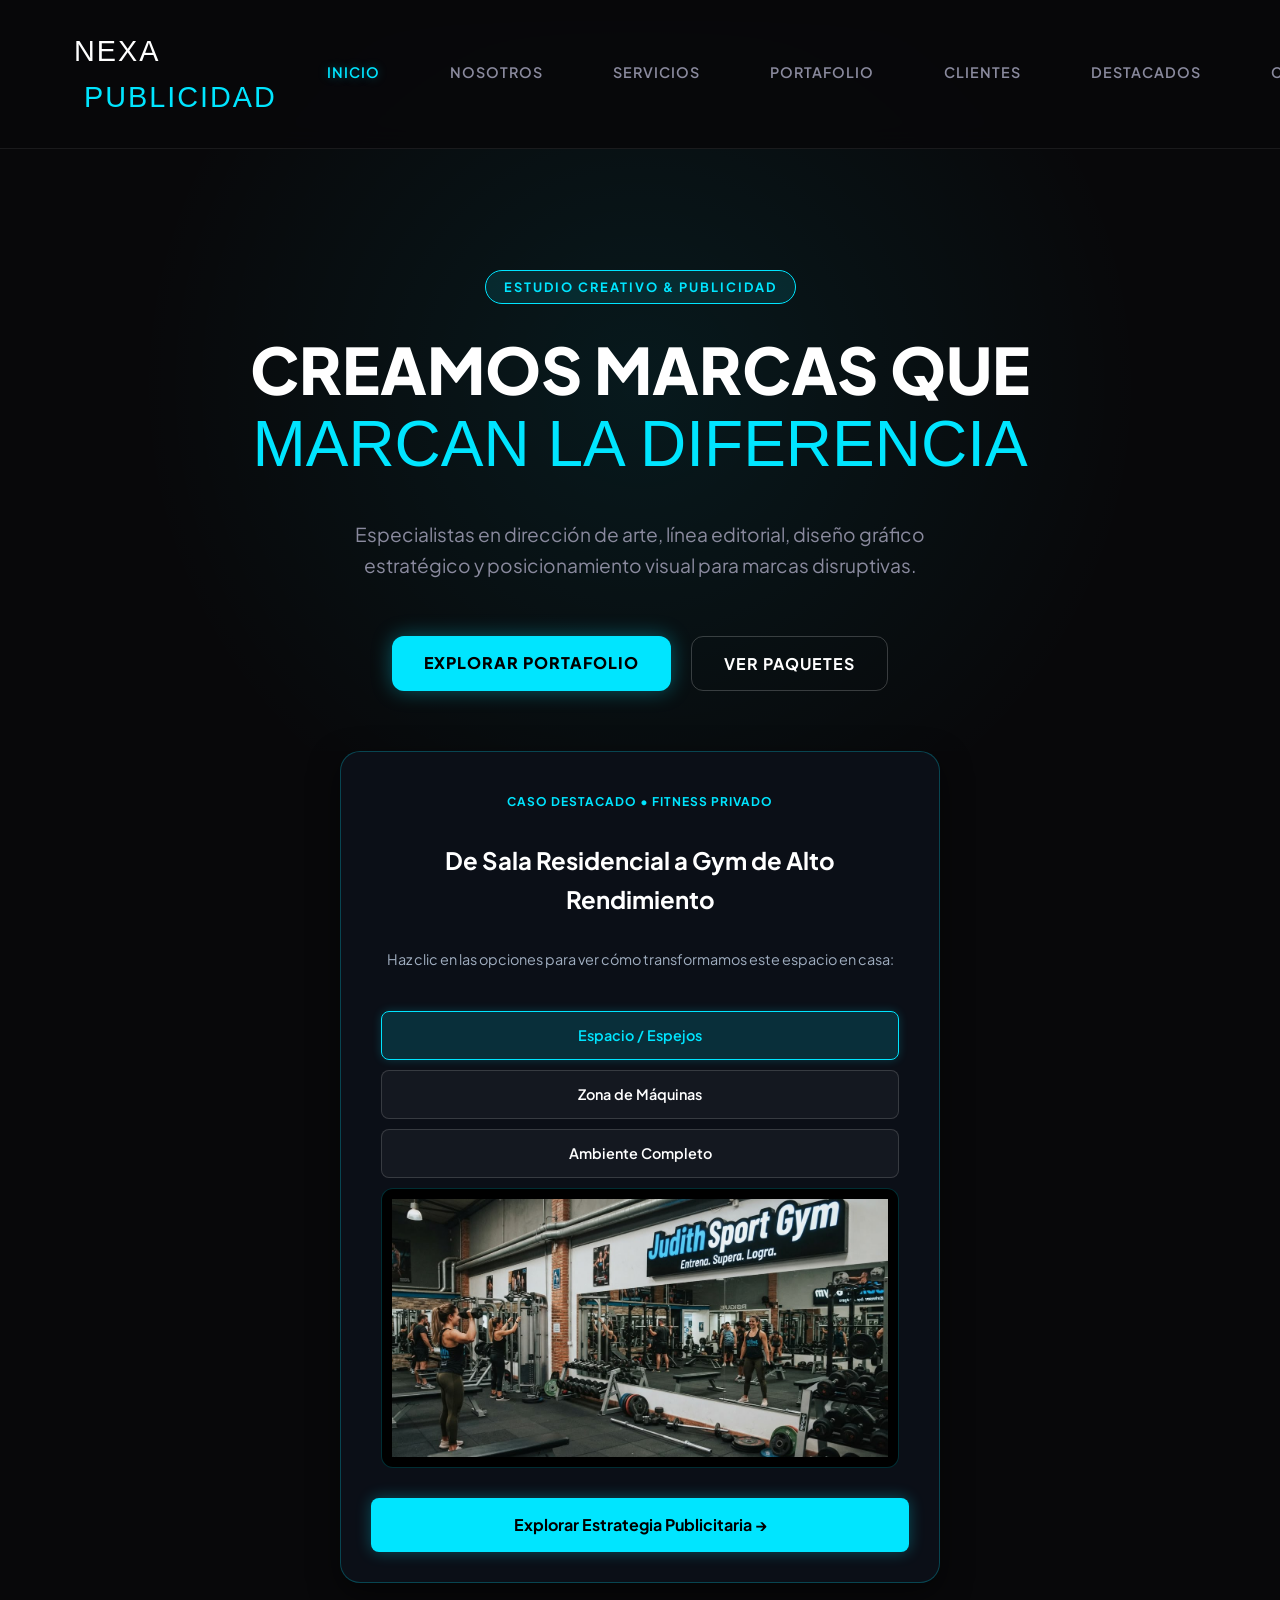
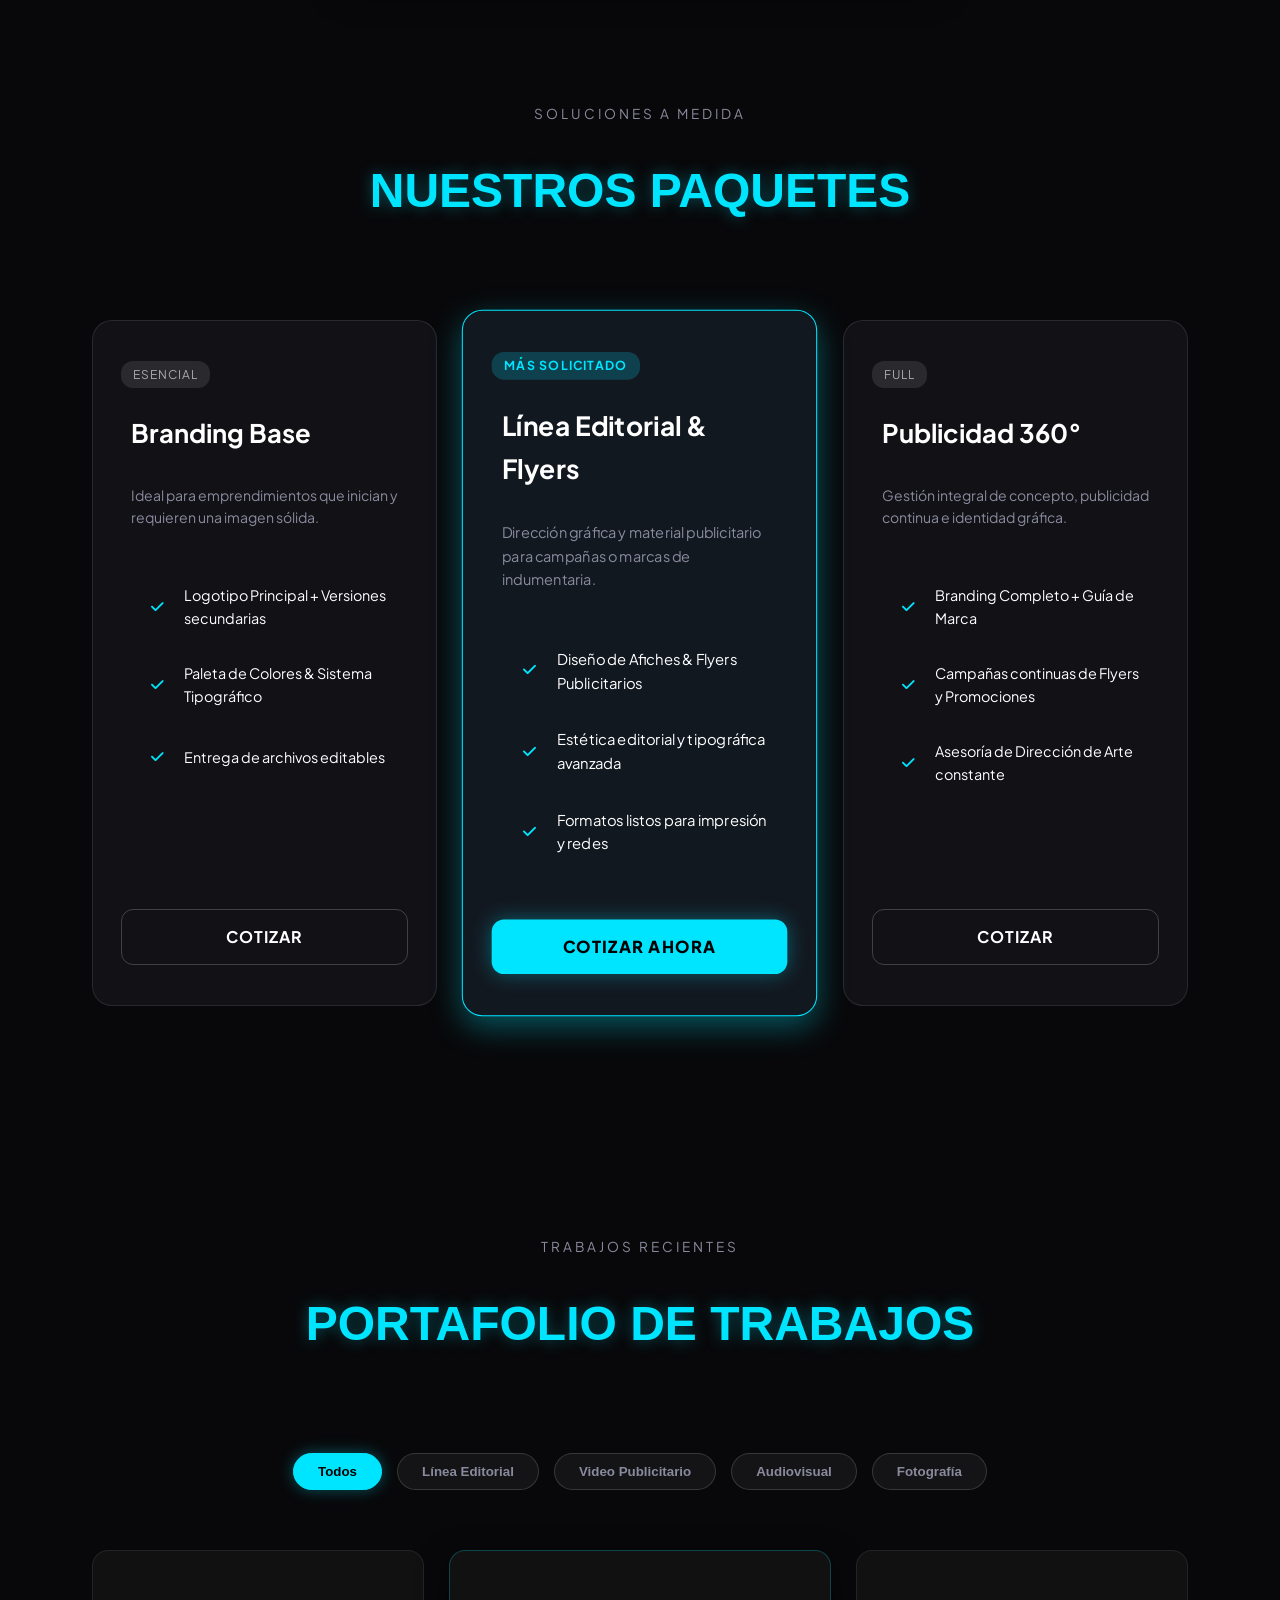
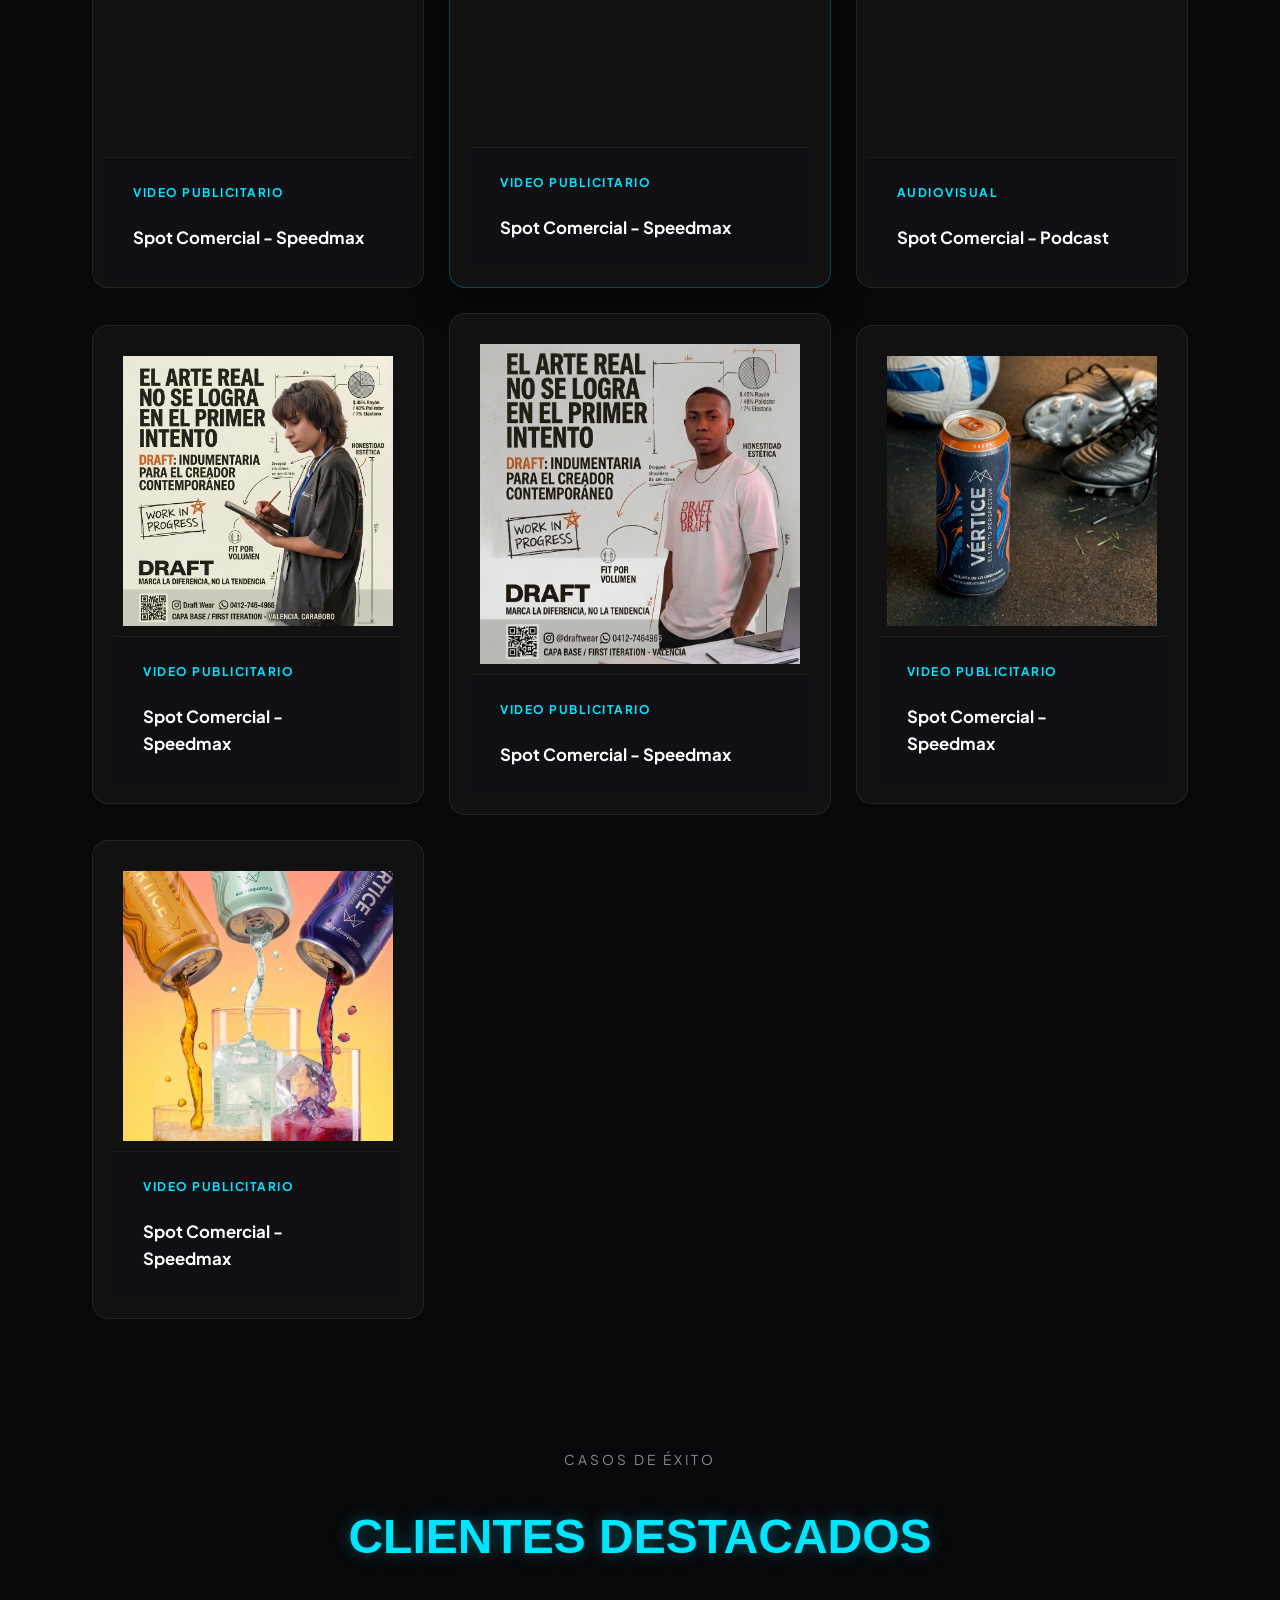
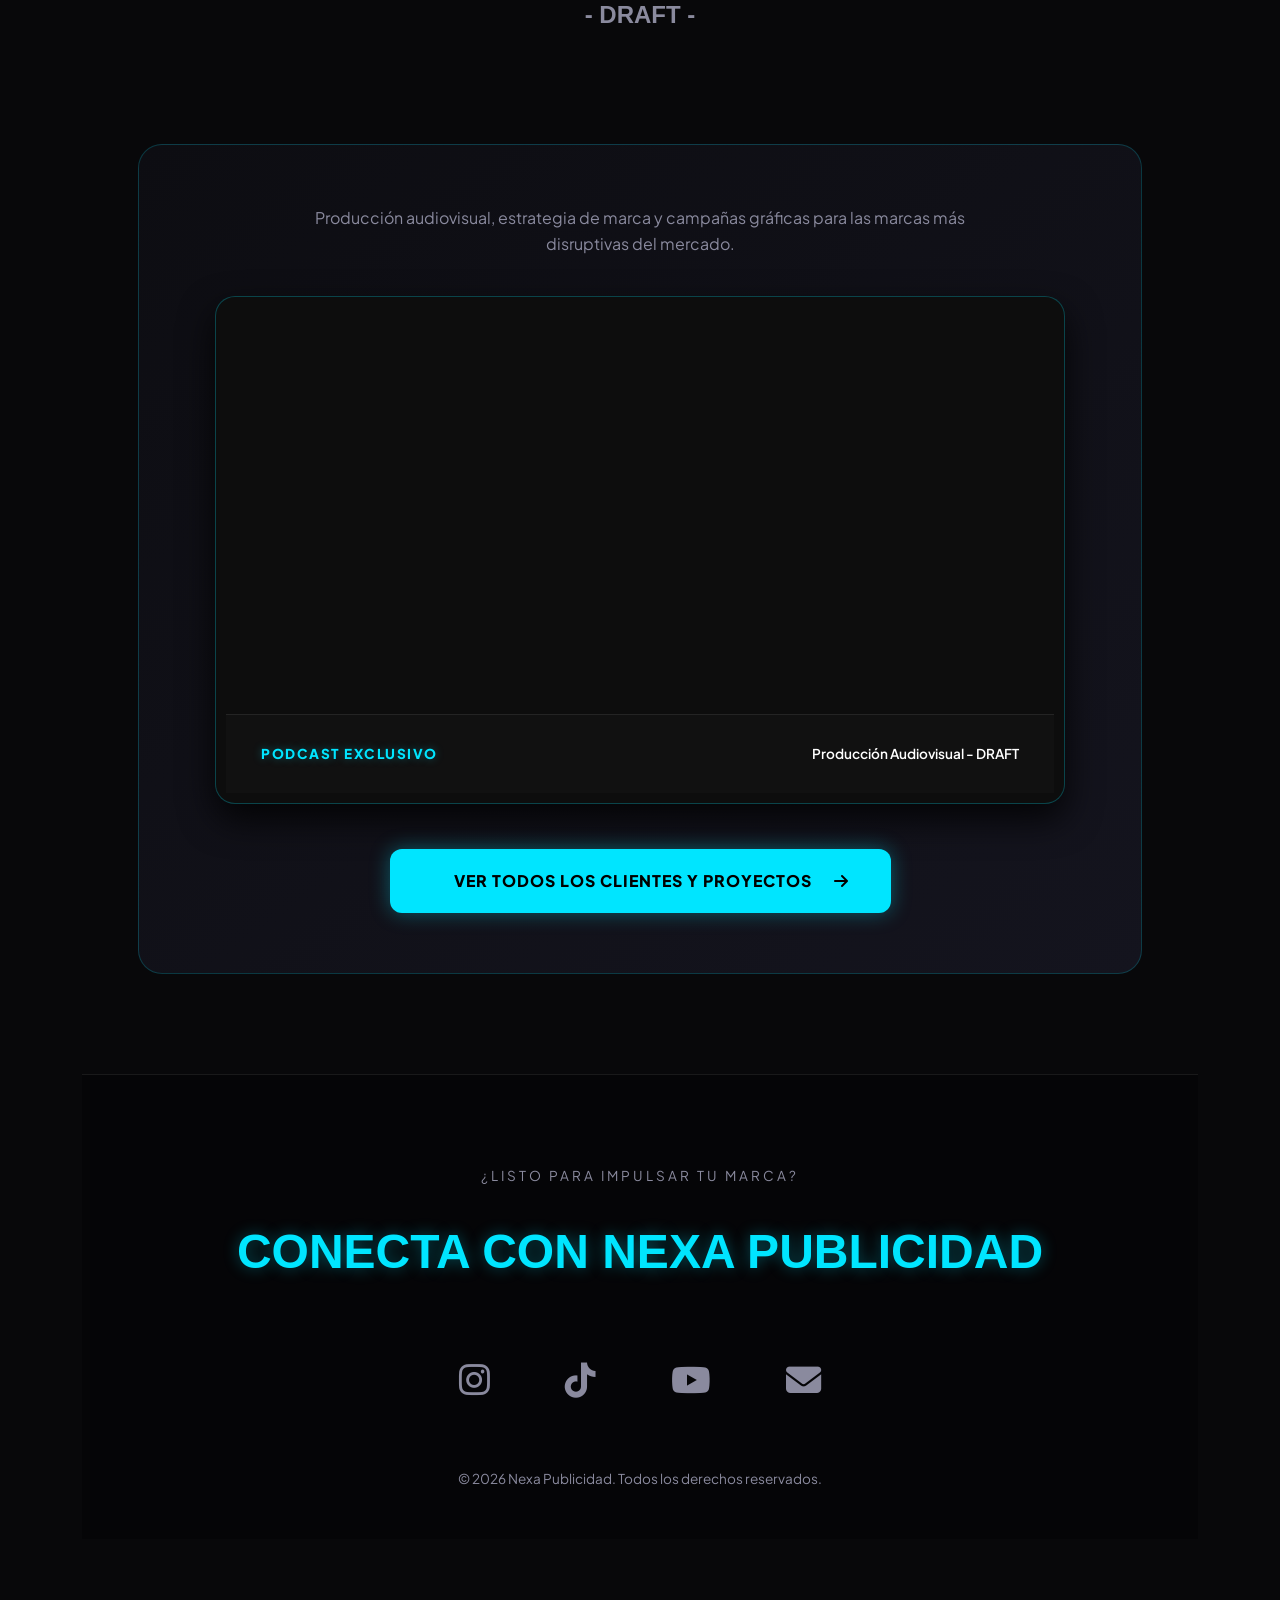
<file: index.html>
<!DOCTYPE html>
<html lang="es">
<head>
   

    <!-- FontAwesome para Íconos -->
    <link rel="stylesheet" href="https://cdnjs.cloudflare.com/ajax/libs/font-awesome/6.4.0/css/all.min.css">
    <!-- Google Fonts -->
    <link rel="preconnect" href="https://fonts.googleapis.com">
    <link rel="preconnect" href="https://fonts.gstatic.com" crossorigin>
    <link href="https://fonts.googleapis.com/css2?family=Permanent+Marker&family=Plus+Jakarta+Sans:wght@300;400;600;700;800&display=swap" rel="stylesheet">

    <style>
        /* ==========================================
           VARIABLES Y RESET GENERAL
           ========================================== */
        :root {
            --bg-dark: #08080a;
            --card-bg: #111116;
            --accent-cyan: #00e5ff;
            --accent-glow: rgba(0, 229, 255, 0.35);
            --text-main: #ffffff;
            --text-muted: #8a8a9e;
            --font-heading: 'Permanent Marker', cursive, sans-serif;
            --font-body: 'Plus Jakarta Sans', sans-serif;
        }

        * {
            margin: 0;
            padding: 10px;
            box-sizing: border-box;
            scroll-behavior: smooth;
        }

        body {
            background-color: var(--bg-dark);
            color: var(--text-main);
            font-family: var(--font-body);
            overflow-x: hidden;
            line-height: 1.6;
        }

        a { text-decoration: none; color: inherit; }

        /* ==========================================
           ESTILO REUTILIZABLE PARA EMBEDS DE YOUTUBE
           ========================================== */
        .youtube-embed {
            width: 50%;
            aspect-ratio: 16 / 9;
            border: 0;
            border-radius: 12px 12px 0 0;
            display: block;
        }

        /* ==========================================
           BARRA DE NAVEGACIÓN FIJA (HEADER)
           ========================================== */
        .nexa-navbar {
            position: fixed;
            top: 0;
            left: 0;
            width: 100%;
            background: rgba(8, 8, 10, 0.92);
            backdrop-filter: blur(12px);
            border-bottom: 1px solid rgba(255, 255, 255, 0.08);
            z-index: 1000;
            padding: 18px 5%;
            display: flex;
            justify-content: space-between;
            align-items: center;
            
        }

        .nexa-logo {
            font-family: var(--font-heading);
            font-size: 1.8rem;
            color: var(--text-main);
            letter-spacing: 2px;
        }

        .nexa-logo span { color: var(--accent-cyan); }

        .nav-menu {
            display: flex;
            gap: 30px;
            list-style: none;
            padding-top: 5px;
        }

        .nav-link {
            font-size: 0.9rem;
            font-weight: 600;
            text-transform: uppercase;
            letter-spacing: 1px;
            color: var(--text-muted);
            transition: all 0.3s ease;
        }

        .nav-link:hover, .nav-link.active {
            color: var(--accent-cyan);
            text-shadow: 0 0 10px var(--accent-glow);
        }

        .mobile-menu-btn {
            display: none;
            background: none;
            border: none;
            color: var(--text-main);
            font-size: 1.8rem;
            cursor: pointer;
            
        }

        /* ==========================================
           HERO SECTION (INICIO)
           ========================================== */
        .hero-section {
            min-height: auto;
            height: auto;
            padding-top: 250px;
            padding-bottom: 50px;
            display: flex;
            flex-direction: column;
            justify-content: flex-start;
            align-items: center;
            text-align: center;
            padding-left: 20px;
            padding-right: 20px;
            
            background: radial-gradient(circle at center, rgba(0, 229, 255, 0.08) 0%, transparent 70%);
        }

        .hero-badge {
            background: rgba(0, 229, 255, 0.1);
            border: 1px solid var(--accent-cyan);
            color: var(--accent-cyan);
            padding: 6px 18px;
            border-radius: 30px;
            font-size: 0.8rem;
            font-weight: 700;
            text-transform: uppercase;
            letter-spacing: 2px;
            margin-bottom: 20px;
        }

        .hero-title {
            font-size: clamp(2.5rem, 5vw, 4.5rem);
            font-weight: 800;
            line-height: 1.1;
            margin-bottom: 20px;
            max-width: 900px;
        }

        .hero-title span {
            color: var(--accent-cyan);
            font-family: var(--font-heading);
            font-weight: normal;
        }

        .hero-desc {
            font-size: clamp(1rem, 2vw, 1.2rem);
            color: var(--text-muted);
            max-width: 650px;
            margin-bottom: 35px;
        }

        .hero-btns {
            display: flex;
            gap: 20px;
            flex-wrap: wrap;
            justify-content: center;
        }

        .btn-primary {
            background: var(--accent-cyan);
            color: #000;
            padding: 14px 32px;
            border-radius: 12px;
            font-weight: 800;
            text-transform: uppercase;
            letter-spacing: 1px;
            box-shadow: 0 0 20px var(--accent-glow);
            transition: all 0.3s ease;
            display: inline-block;
        }

        .btn-primary:hover {
            transform: translateY(-3px);
            box-shadow: 0 0 35px rgba(0, 229, 255, 0.6);
        }

        .btn-outline {
            border: 1px solid rgba(255, 255, 255, 0.2);
            color: var(--text-main);
            padding: 14px 32px;
            border-radius: 12px;
            font-weight: 700;
            text-transform: uppercase;
            letter-spacing: 1px;
            transition: all 0.3s ease;
            display: inline-block;
        }

        .btn-outline:hover {
            border-color: var(--accent-cyan);
            color: var(--accent-cyan);
        }

        /* ==========================================
           SECCIÓN GENERAL
           ========================================== */
        .section-padding { padding: 100px 5%; }

        .section-header {
            text-align: center;
            margin-bottom: 60px;
        }

        .section-subtitle {
            font-size: 0.85rem;
            text-transform: uppercase;
            letter-spacing: 3px;
            color: var(--text-muted);
            display: block;
            margin-bottom: 8px;
        }

        .section-title {
            font-family: var(--font-heading);
            font-size: clamp(2rem, 4vw, 3rem);
            color: var(--accent-cyan);
            text-transform: uppercase;
            text-shadow: 0 0 15px var(--accent-glow);
        }

        /* ==========================================
           SECCIÓN DE BANNER
           ========================================== */
        
            /* Contenedor general */
            .card-gym-interactiva {
                background: #0b0f17;
                border: 1px solid rgba(0, 229, 255, 0.25);
                border-radius: 20px;
                padding: 30px;
                max-width: 600px;
                margin: 0 auto;
                text-align: center;
                box-shadow: 0 10px 30px rgba(0,0,0,0.5);
            }

            .card-header-tag {
                color: #00e5ff;
                font-size: 0.75rem;
                font-weight: bold;
                letter-spacing: 1px;
                margin-bottom: 10px;
            }

            .card-gym-interactiva h3 {
                color: #ffffff;
                font-size: 1.5rem;
                margin-bottom: 10px;
            }

            .card-gym-interactiva p {
                color: #a0aec0;
                font-size: 0.9rem;
                margin-bottom: 20px;
            }

            /* Ocultar los botones de radio reales pero mantenerlos accesibles */
            .selector-imagenes input[type="radio"] {
                display: none;
            }

            /* Visor donde se alternan las imágenes */
            .visor-imagenes {
                width: 100%;
                height: 280px;
                border-radius: 12px;
                overflow: hidden;
                margin-bottom: 20px;
                border: 1px solid rgba(0, 229, 255, 0.2);
                position: relative;
                background: #000;
            }

            /* Por defecto todas las imágenes están ocultas */
            .img-vista {
                width: 100%;
                height: 100%;
                object-fit: cover;
                position: absolute;
                top: 0;
                left: 0;
                opacity: 0;
                transition: opacity 0.4s ease;
            }

            /* Estilo de los botones (labels que simulan ser botones) */
            .btn-opcion {
                display: block;
                width: 100%;
                padding: 12px;
                margin-bottom: 10px;
                background: rgba(255, 255, 255, 0.04);
                border: 1px solid rgba(255, 255, 255, 0.15);
                border-radius: 8px;
                color: #ffffff;
                font-size: 0.9rem;
                font-weight: 600;
                cursor: pointer;
                transition: all 0.3s ease;
                text-align: center;
            }

            .btn-opcion:hover {
                border-color: #00e5ff;
                background: rgba(0, 229, 255, 0.05);
            }

            /* LÓGICA CSS PURA: CUANDO UN RADIO ESTÁ CHECKED, MUESTRA SU FOTO Y CAMBIA EL ESTILO DEL BOTÓN */

            /* 1. Si se marca vista-1, muestra la img-1 y resalta el botón 1 */
            #vista-1:checked ~ .visor-imagenes .img-1 {
                opacity: 1;
            }
            #vista-1:checked ~ label[for="vista-1"] {
                background: rgba(0, 229, 255, 0.15);
                border-color: #00e5ff;
                color: #00e5ff;
                box-shadow: 0 0 10px rgba(0, 229, 255, 0.2);
            }

            /* 2. Si se marca vista-2, muestra la img-2 y resalta el botón 2 */
            #vista-2:checked ~ .visor-imagenes .img-2 {
                opacity: 1;
            }
            #vista-2:checked ~ label[for="vista-2"] {
                background: rgba(0, 229, 255, 0.15);
                border-color: #00e5ff;
                color: #00e5ff;
                box-shadow: 0 0 10px rgba(0, 229, 255, 0.2);
            }

            /* 3. Si se marca vista-3, muestra la img-3 y resalta el botón 3 */
            #vista-3:checked ~ .visor-imagenes .img-3 {
                opacity: 1;
            }
            #vista-3:checked ~ label[for="vista-3"] {
                background: rgba(0, 229, 255, 0.15);
                border-color: #00e5ff;
                color: #00e5ff;
                box-shadow: 0 0 10px rgba(0, 229, 255, 0.2);
            }

            /* Botón final para ir a la página de estrategia */
            .btn-estrategia {
                display: block;
                width: 100%;
                padding: 14px;
                background: #00e5ff;
                color: #000000;
                border-radius: 8px;
                font-weight: bold;
                text-decoration: none;
                text-align: center;
                box-shadow: 0 0 15px rgba(0, 229, 255, 0.3);
                transition: all 0.3s ease;
            }

            .btn-estrategia:hover {
                background: #fff;
                box-shadow: 0 0 25px rgba(0, 229, 255, 0.7);
            }


        /* ==========================================
           CLIENTE DESTACADO DRAFT (PODCAST YOUTUBE)
           ========================================== */
        .featured-client-box {
            background: linear-gradient(145deg, #0d0d12, #14141e);
            border: 1px solid rgba(0, 229, 255, 0.2);
            border-radius: 24px;
            padding: 50px 30px;
            margin-top: 30px;
        }

        .podcast-video-card {
            max-width: 850px;
            margin: 0 auto;
            background: #0d0d0d;
            border-radius: 20px;
            overflow: hidden;
            border: 1px solid rgba(0, 229, 255, 0.25);
            box-shadow: 0 15px 35px rgba(0, 0, 0, 0.8);
            transition: transform 0.4s ease, border-color 0.4s ease;
        }

        .podcast-video-card:hover {
            border-color: var(--accent-cyan);
            box-shadow: 0 20px 45px var(--accent-glow);
        }

        .podcast-video-card .youtube-embed {
            border-radius: 0;
        }

        .podcast-info {
            padding: 18px 25px;
            background: #111111;
            border-top: 1px solid rgba(255, 255, 255, 0.08);
            display: flex;
            justify-content: space-between;
            align-items: center;
        }

        .afiche-tag {
            color: var(--accent-cyan);
            font-size: 0.85rem;
            font-weight: 800;
            letter-spacing: 1.5px;
            text-transform: uppercase;
            text-shadow: 0 0 8px var(--accent-glow);
        }

        .afiche-categoria {
            color: #ffffff;
            font-size: 0.85rem;
            font-weight: 600;
        }

        /* ==========================================
           PORTAFOLIO CON FILTROS (3 COLUMNAS)
           ========================================== */
        .portfolio-filters {
            display: flex;
            justify-content: center;
            gap: 15px;
            margin-bottom: 40px;
            flex-wrap: wrap;
        }

        .filter-btn {
            background: rgba(255, 255, 255, 0.05);
            border: 1px solid rgba(255, 255, 255, 0.15);
            color: var(--text-muted);
            padding: 10px 24px;
            border-radius: 30px;
            cursor: pointer;
            font-weight: 600;
            transition: all 0.3s ease;
        }

        .filter-btn:hover, .filter-btn.active {
            background: var(--accent-cyan);
            color: #000;
            border-color: var(--accent-cyan);
            box-shadow: 0 0 15px var(--accent-glow);
        }

        .portfolio-grid {
            display: grid;
            grid-template-columns: 1fr 1.15fr 1fr;
            gap: 25px;
            align-items: center;
        }

        .portfolio-item {
            border-radius: 16px;
            overflow: hidden;
            background: #111;
            border: 1px solid rgba(255, 255, 255, 0.08);
            transition: transform 0.4s ease, border-color 0.4s ease, box-shadow 0.4s ease;
            display: flex;
            flex-direction: column;
        }

        .portfolio-item:hover { 
            transform: translateY(-6px);
            border-color: rgba(0, 229, 255, 0.3);
        }

        .portfolio-item.video {
            border-color: rgba(0, 229, 255, 0.25);
            box-shadow: 0 10px 30px rgba(0, 0, 0, 0.6);
        }

        .portfolio-item.video:hover {
            border-color: var(--accent-cyan);
            box-shadow: 0 12px 35px var(--accent-glow);
        }

        .portfolio-thumb {
            position: relative;
            overflow: hidden;
        }

        .portfolio-thumb img {
            width: 100%;
            aspect-ratio: 4/4;
            object-fit: cover;
            transition: transform 0.5s ease;
            display: block;
        }

        .portfolio-item:hover img { transform: scale(1.04); }

        .portfolio-overlay {
            position: absolute;
            bottom: 0;
            left: 0;
            right: 0;
            background: linear-gradient(to top, rgba(0,0,0,0.95), transparent);
            padding: 20px;
        }

        .video-info-box {
            padding: 15px 20px;
            background: #0f0f14;
            border-top: 1px solid rgba(255, 255, 255, 0.05);
        }

        .item-category {
            font-size: 0.75rem;
            color: var(--accent-cyan);
            text-transform: uppercase;
            letter-spacing: 1.5px;
            font-weight: 700;
            display: block;
        }

        .item-title { font-size: 1.05rem; margin-top: 3px; font-weight: 700; }

        .portfolio-btn-container {
            padding: 12px 15px;
            background: #0a0a0e;
            border-top: 1px solid rgba(255, 255, 255, 0.08);
            text-align: center;
        }

        .portfolio-btn-link {
            display: block;
            padding: 10px 15px;
            background: rgba(0, 229, 255, 0.1);
            border: 1px solid var(--accent-cyan);
            color: var(--accent-cyan);
            border-radius: 8px;
            font-size: 0.8rem;
            font-weight: 700;
            text-transform: uppercase;
            letter-spacing: 1px;
            transition: all 0.3s ease;
        }

        .portfolio-btn-link:hover {
            background: var(--accent-cyan);
            color: #000;
            box-shadow: 0 0 15px var(--accent-glow);
        }

        /* ==========================================
           PAQUETES Y SERVICIOS
           ========================================== */
        .packages-grid {
            display: grid;
            grid-template-columns: repeat(auto-fit, minmax(300px, 1fr));
            gap: 30px;
        }

        .package-card {
            background: var(--card-bg);
            border: 1px solid rgba(255, 255, 255, 0.1);
            border-radius: 20px;
            padding: 40px 28px;
            display: flex;
            flex-direction: column;
            transition: all 0.4s ease;
        }

        .package-card.featured {
            border-color: var(--accent-cyan);
            background: #121820;
            box-shadow: 0 10px 30px var(--accent-glow);
            transform: scale(1.03);
        }

        .package-card:hover {
            transform: translateY(-8px);
            border-color: var(--accent-cyan);
        }

        .package-badge {
            align-self: flex-start;
            font-size: 0.75rem;
            text-transform: uppercase;
            letter-spacing: 1px;
            background: rgba(255, 255, 255, 0.1);
            color: #aaa;
            padding: 4px 12px;
            border-radius: 12px;
            margin-bottom: 15px;
        }

        .badge-neon {
            background: rgba(0, 229, 255, 0.2);
            color: var(--accent-cyan);
            font-weight: 700;
        }

        .package-name { font-size: 1.6rem; margin-bottom: 10px; }
        .package-desc { font-size: 0.88rem; color: var(--text-muted); margin-bottom: 25px; }

        .package-features {
            list-style: none;
            margin-bottom: 30px;
            flex-grow: 1;
        }

        .package-features li {
            font-size: 0.9rem;
            margin-bottom: 12px;
            display: flex;
            align-items: center;
            gap: 10px;
        }

        .package-features i { color: var(--accent-cyan); }

        /* ==========================================
           FOOTER Y REDES SOCIALES
           ========================================== */
        .nexa-footer {
            text-align: center;
            padding: 80px 20px 40px;
            border-top: 1px solid rgba(255, 255, 255, 0.08);
            background: #050507;
        }

        .social-links {
            display: flex;
            justify-content: center;
            gap: 35px;
            margin: 30px 0;
        }

        .social-icon {
            font-size: 2.2rem;
            color: var(--text-muted);
            transition: all 0.4s ease;
        }

        .social-icon:hover {
            color: var(--accent-cyan);
            transform: translateY(-6px) scale(1.1);
            filter: drop-shadow(0 0 15px var(--accent-cyan));
        }

        /* ==========================================
           RESPONSIVO (TELÉFONOS Y TABLETS)
           ========================================== */
        @media screen and (max-width: 992px) {
            .portfolio-grid {
                grid-template-columns: 1fr;
            }
            .package-card.featured { transform: none; }
        }

        @media screen and (max-width: 768px) {
            .mobile-menu-btn { display: block; }

            .nav-menu {
                position: fixed;
                top: 70px;
                left: -100%;
                width: 100%;
                height: calc(100vh - 70px);
                background: var(--bg-dark);
                flex-direction: column;
                align-items: center;
                justify-content: center;
                gap: 40px;
                transition: left 0.4s ease;
            }

            .nav-menu.active { left: 0; }

            .hero-btns {
                flex-direction: column;
                width: 100%;
            }

            .btn-primary, .btn-outline { width: 100%; }

            .podcast-info {
                flex-direction: column;
                gap: 8px;
                text-align: center;
            }

            /* --- ESTILOS UNIFORMES PARA EL PORTAFOLIO (FOTOS Y VIDEOS) --- */

            /* Asegura que la tarjeta mantenga un tamaño compacto y ordenado */
            .portfolio-item {
            width: 100%;
            max-width: 350px; /* Tamaño máximo para que no crezcan de más en PC */
            margin: 0 auto;
            }

            /* Controla el contenedor interno para que tenga un alto fijo elegante */
            .portfolio-thumb {
            position: relative;
            width: 100%;
            height: 380px; /* Altura controlada para que todas las tarjetas sean iguales */
            overflow: hidden;
            border-radius: 12px;
            }

            /* Hace que las imágenes (Vértice) se ajusten perfectamente sin deformarse */
            .portfolio-thumb img {
            width: 100%;
            height: 100%;
            object-fit: cover; /* Recorta la imagen para que llene el espacio sin estirarse */
            display: block;
            }

            /* Hace que los videos (Verticales u Horizontales) encajen perfecto en la tarjeta */
            .portfolio-thumb video,
            .portfolio-thumb iframe {
            width: 100%;
            height: 100%;
            object-fit: cover;
            border: none;
            display: block;
            }

            /* Ajustes automáticos para pantallas de teléfonos (Responsivo) */
            @media (max-width: 768px) {
            .portfolio-thumb {
                height: 320px; /* Un poco más compacto en celulares */
            }
            }
        }
    </style>
<head>
  <meta charset="UTF-8">
  <title>Nexa Publicidad | Agencia Creativa</title>
  
  <!-- Esta es la línea que agrega el ícono a la pestaña -->
  <link rel="icon" type="image/png" href="icon.jpg">
</head>

</head>
<body>

    <!-- BARRA DE NAVEGACIÓN FIJA -->
    <nav class="nexa-navbar">
        <a href="#inicio" class="nexa-logo">NEXA <span>PUBLICIDAD</span></a>
        
        <button class="mobile-menu-btn" id="mobileMenuBtn">
            <i class="fas fa-bars"></i>
        </button>


        <meta name="viewport" content="width=device-width, initial-scale=1.0">

        <ul class="nav-menu" id="navMenu">
            <li><a href="#inicio" class="nav-link active">Inicio</a></li>
            <li><a href="nosotros.html" class="nav-link">Nosotros</a></li>
            <li><a href="#servicios" class="nav-link">Servicios</a></li>
            <li><a href="#portafolio" class="nav-link">Portafolio</a></li>
            <li><a href="clientes.html" class="nav-link">Clientes</a></li>
            <li><a href="#destacados" class="nav-link">DESTACADOS</a></li>
            <li><a href="contacto.html" class="nav-link">Contacto</a></li>
        </ul>
    </nav>

    <!-- 1. HERO / INICIO -->
    <section class="hero-section" id="inicio">
        <span class="hero-badge">Estudio Creativo & Publicidad</span>
        <h1 class="hero-title">CREAMOS MARCAS QUE <span>MARCAN LA DIFERENCIA</span></h1>
        <p class="hero-desc">Especialistas en dirección de arte, línea editorial, diseño gráfico estratégico y posicionamiento visual para marcas disruptivas.</p>
        <div class="hero-btns">
            <a href="#portafolio" class="btn-primary">Explorar Portafolio</a>
            <a href="#servicios" class="btn-outline">Ver Paquetes</a>
        </div>
    </section>

   <div class="card-gym-interactiva">
    <div class="card-header-tag">CASO DESTACADO • FITNESS PRIVADO</div>
    <h3>De Sala Residencial a Gym de Alto Rendimiento</h3>
    <p>Haz clic en las opciones para ver cómo transformamos este espacio en casa:</p>

    <!-- CONTENEDOR DE LOS RADIO BUTTONS (OCULTOS PERO FUNCIONALES) -->
    <div class="selector-imagenes">
        
        <!-- Opción 1: Espejos (Marcado por defecto con 'checked') -->
        <input type="radio" name="vista-gym" id="vista-1" checked>
        <label for="vista-1" class="btn-opcion">Espacio / Espejos</label>

        <!-- Opción 2: Máquinas -->
        <input type="radio" name="vista-gym" id="vista-2">
        <label for="vista-2" class="btn-opcion">Zona de Máquinas</label>

        <!-- Opción 3: Ambiente Completo -->
        <input type="radio" name="vista-gym" id="vista-3">
        <label for="vista-3" class="btn-opcion">Ambiente Completo</label>

        <!-- VISOR DE LAS IMÁGENES (CADA UNA SE MUESTRA SEGÚN EL RADIO SELECCIONADO) -->
        <div class="visor-imagenes">
            <img src="gymespejos.jpeg" alt="Espacio y Espejos" class="img-vista img-1">
            <img src="gymmaquinas.jpeg" alt="Zona de Máquinas" class="img-vista img-2">
            <img src="gymcompleto.jpeg" alt="Ambiente Completo" class="img-vista img-3">
        </div>

    </div>

    <!-- BOTÓN QUE ENVÍA A LA PÁGINA DE LA MARCA -->
    <a href="CLIENTE-JUDITHSPORTGYM.HTML" class="btn-estrategia">
        Explorar Estrategia Publicitaria →
    </a>
</div>
    
    <!-- 2. SERVICIOS Y PAQUETES -->
    <section class="section-padding" id="servicios">
        <div class="section-header">
            <span class="section-subtitle">Soluciones a Medida</span>
            <h2 class="section-title">NUESTROS PAQUETES</h2>
        </div>

        <div class="packages-grid">
            <div class="package-card">
                <span class="package-badge">Esencial</span>
                <h3 class="package-name">Branding Base</h3>
                <p class="package-desc">Ideal para emprendimientos que inician y requieren una imagen sólida.</p>
                <ul class="package-features">
                    <li><i class="fas fa-check"></i> Logotipo Principal + Versiones secundarias</li>
                    <li><i class="fas fa-check"></i> Paleta de Colores & Sistema Tipográfico</li>
                    <li><i class="fas fa-check"></i> Entrega de archivos editables</li>
                </ul>
                <a href="contacto.html" class="btn-outline" style="text-align: center;">Cotizar</a>
            </div>

            <div class="package-card featured">
                <span class="package-badge badge-neon">Más Solicitado</span>
                <h3 class="package-name">Línea Editorial & Flyers</h3>
                <p class="package-desc">Dirección gráfica y material publicitario para campañas o marcas de indumentaria.</p>
                <ul class="package-features">
                    <li><i class="fas fa-check"></i> Diseño de Afiches & Flyers Publicitarios</li>
                    <li><i class="fas fa-check"></i> Estética editorial y tipográfica avanzada</li>
                    <li><i class="fas fa-check"></i> Formatos listos para impresión y redes</li>
                </ul>
                <a href="contacto.html" class="btn-primary" style="text-align: center;">Cotizar Ahora</a>
            </div>

            <div class="package-card">
                <span class="package-badge">Full</span>
                <h3 class="package-name">Publicidad 360°</h3>
                <p class="package-desc">Gestión integral de concepto, publicidad continua e identidad gráfica.</p>
                <ul class="package-features">
                    <li><i class="fas fa-check"></i> Branding Completo + Guía de Marca</li>
                    <li><i class="fas fa-check"></i> Campañas continuas de Flyers y Promociones</li>
                    <li><i class="fas fa-check"></i> Asesoría de Dirección de Arte constante</li>
                </ul>
                <a href="contacto.html" class="btn-outline" style="text-align: center;">Cotizar</a>
            </div>
        </div>
    </section>



    <!-- 4. PORTAFOLIO: FLYER 1 - VIDEO SPEEDMAX (MEDIO) - FLYER 2 -->
    <section class="section-padding" id="portafolio">
        <div class="section-header">
            <span class="section-subtitle">Trabajos Recientes</span>
            <h2 class="section-title">PORTAFOLIO DE TRABAJOS</h2>
        </div>

        <div class="portfolio-filters">
            <button class="filter-btn active" onclick="filterPortfolio('all')">Todos</button>
            <button class="filter-btn" onclick="filterPortfolio('editorial')">Línea Editorial</button>
            <button class="filter-btn" onclick="filterPortfolio('video')">Video Publicitario</button>
            <button class="filter-btn" onclick="filterPortfolio('audiovisual')">Audiovisual</button>
            <button class="filter-btn" onclick="filterPortfolio('fotografia')">Fotografía</button>
        </div>

        <div class="portfolio-grid">


            <!-- 2. EN EL MEDIO: Video Speedmax -->
            <div class="portfolio-item audiovisual">
                <div class="portfolio-thumb">
                    <iframe width="100%" height="100%" src="https://www.youtube.com/embed/5Bb_pyplr_I?si=FnS7YXA9XUyaxkAE" 
                    title="YouTube video player" frameborder="0" allow="accelerometer; autoplay; clipboard-write; encrypted-media; 
                    gyroscope; picture-in-picture; web-share" referrerpolicy="strict-origin-when-cross-origin" allowfullscreen>
                    </iframe>
                </div>
                <div class="video-info-box">
                    <span class="item-category">Video Publicitario</span>
                    <h3 class="item-title">Spot Comercial - Speedmax</h3>
                </div>
               
            </div>

                    <!-- VIDEO PUBLICITARIO HORIZONTAL -->
        <div class="portfolio-item video">
            <div class="portfolio-thumb">
                <!-- Si está en YouTube, mantén el iframe adaptado a horizontal -->
                <iframe width="100%" height="100%" src="https://www.youtube.com/embed/eEc6lRuX1Fo?si=HvJPEmYzHzZZ8pDg" title="YouTube video player" frameborder="0" allow="accelerometer; autoplay; clipboard-write; encrypted-media; gyroscope; picture-in-picture; web-share" referrerpolicy="strict-origin-when-cross-origin" allowfullscreen></iframe>
                <div class="video-info-box">
                    <span class="item-category">Video Publicitario</span>
                    <h3 class="item-title">Spot Comercial - Speedmax</h3>
                </div>
            </div>
        </div>

                        <!-- 3. EN EL MEDIO: Podcast -->
            <div class="portfolio-item audiovisual">
                <div class="portfolio-thumb">
                    <iframe width="100%" height="100%" src="https://www.youtube.com/embed/FvugtJaEzgc?si=9ehYKWO8ve6hVezb" 
                    title="YouTube video player" frameborder="0" allow="accelerometer; autoplay; clipboard-write; encrypted-media; 
                    gyroscope; picture-in-picture; web-share" referrerpolicy="strict-origin-when-cross-origin" allowfullscreen>
                    </iframe>
                </div>
                <div class="video-info-box">
                    <span class="item-category">Audiovisual</span>
                    <h3 class="item-title">Spot Comercial - Podcast</h3>
                </div>
              
            </div>


            <!-- 4. ESQUINA DERECHA: Flyer #02 -->
            <div class="portfolio-item editorial">
                <div class="portfolio-thumb">
                    <img src="FLYER-2.png" alt="Flyer Femenino">
                     <div class="video-info-box">
                    <span class="item-category">Video Publicitario</span>
                    <h3 class="item-title">Spot Comercial - Speedmax</h3>
                </div>
                </div>
            </div>
        
                        <!-- 1. ESQUINA IZQUIERDA: Flyer #01 -->
            <div class="portfolio-item editorial">
                <div class="portfolio-thumb">
                    <img src="FLYER.png" alt="Flyer Masculino">
                     <div class="video-info-box">
                    <span class="item-category">Video Publicitario</span>
                    <h3 class="item-title">Spot Comercial - Speedmax</h3>
                </div>
                </div>
            </div>


        <!-- FOTO DE VÉRTICE -->
        <div class="portfolio-item fotografia">
            <div class="portfolio-thumb">
                <img src="vertice1.png" alt="Fotográfica Vértice">
                 <div class="video-info-box">
                    <span class="item-category">Video Publicitario</span>
                    <h3 class="item-title">Spot Comercial - Speedmax</h3>
                </div>
            </div>
        </div>

        <!-- FOTO DE VÉRTICE -->
        <div class="portfolio-item fotografia">
            <div class="portfolio-thumb">
                <img src="vertice2.png" alt="Sesión Fotográfica Vértice">
                 <div class="video-info-box">
                    <span class="item-category">Video Publicitario</span>
                    <h3 class="item-title">Spot Comercial - Speedmax</h3>
                </div>
            </div>
        </div>
        </div>
<!-- CLIENTE DESTACADO / SECCIÓN CLIENTES -->
<section class="section-padding" id="destacados">
    <div class="section-header">
        <span class="section-subtitle">Casos de Éxito</span>
        <h2 class="section-title">CLIENTES DESTACADOS</h2>
        <h2 style="text-align: center; font-family:'Gill Sans', 'Gill Sans MT', Calibri, 'Trebuchet MS', sans-serif; color: var(--text-muted); max-width: 700px; margin: 0 auto 30px;"> - DRAFT - </h2>
    </div>

    <div class="featured-client-box">
        <p style="text-align: center; color: var(--text-muted); max-width: 700px; margin: 0 auto 30px;">
            Producción audiovisual, estrategia de marca y campañas gráficas para las marcas más disruptivas del mercado.
        </p>

        <div class="podcast-video-card">
                <iframe width="850" height="400" src="https://www.youtube.com/embed/FvugtJaEzgc?si=9ehYKWO8ve6hVezb" 
                title="YouTube video player" frameborder="0" allow="accelerometer; autoplay; clipboard-write; encrypted-media; 
                gyroscope; picture-in-picture; web-share" referrerpolicy="strict-origin-when-cross-origin" allowfullscreen>
                </iframe>
            <div class="podcast-info">
                <span class="afiche-tag">PODCAST EXCLUSIVO</span>
                <span class="afiche-categoria">Producción Audiovisual - DRAFT</span>
            </div>
        </div>

        <!-- Botón que lleva a la nueva página de todos los clientes -->
        <div style="text-align: center; margin-top: 35px;">
            <a href="clientes.html" class="btn-primary">
                <i class="fas id-card" style="margin-right: 8px;"></i> Ver Todos los Clientes y Proyectos <i class="fas fa-arrow-right" style="margin-left: 8px;"></i>
            </a>
        </div>
    </div>
</section>

    <!-- 6. FOOTER CON REDES SOCIALES -->
    <footer class="nexa-footer">
        <span class="section-subtitle">¿Listo para impulsar tu marca?</span>
        <h2 class="section-title">CONECTA CON NEXA PUBLICIDAD</h2>

        <div class="social-links">
            <a href="https://www.instagram.com/contacto.nexa.publicidad/" target="_blank" class="social-icon" title="Instagram">
                <i class="fab fa-instagram"></i>
            </a>
            <a href="https://tiktok.com/@TUNUMERO_NEXA" target="_blank" class="social-icon" title="TikTok">
                <i class="fab fa-tiktok"></i>
            </a>
            <a href="https://www.youtube.com/@Nexa-publicidad" target="_blank" class="social-icon" title="YouTube">
                <i class="fab fa-youtube"></i>
            </a>
            <a href="https://mail.google.com/mail/u/2/#inbox" class="social-icon" title="Gmail">
                <i class="fas fa-envelope"></i>
            </a>
        </div>

        <p style="color: var(--text-muted); font-size: 0.85rem; margin-top: 20px;">
            &copy; 2026 Nexa Publicidad. Todos los derechos reservados.
        </p>
    </footer>

    <!-- SCRIPT DE INTERACTIVIDAD -->
    <script>
        const mobileBtn = document.getElementById('mobileMenuBtn');
        const navMenu = document.getElementById('navMenu');

        mobileBtn.addEventListener('click', () => {
            navMenu.classList.toggle('active');
        });

        function filterPortfolio(category) {
            const buttons = document.querySelectorAll('.filter-btn');
            const items = document.querySelectorAll('.portfolio-item');

            buttons.forEach(btn => btn.classList.remove('active'));
            event.currentTarget.classList.add('active');

            items.forEach(item => {
                if (category === 'all' || item.classList.contains(category)) {
                    item.style.display = 'flex';
                } else {
                    item.style.display = 'none';
                }
            });
        }
    </script>
</body>
</html>
</file>
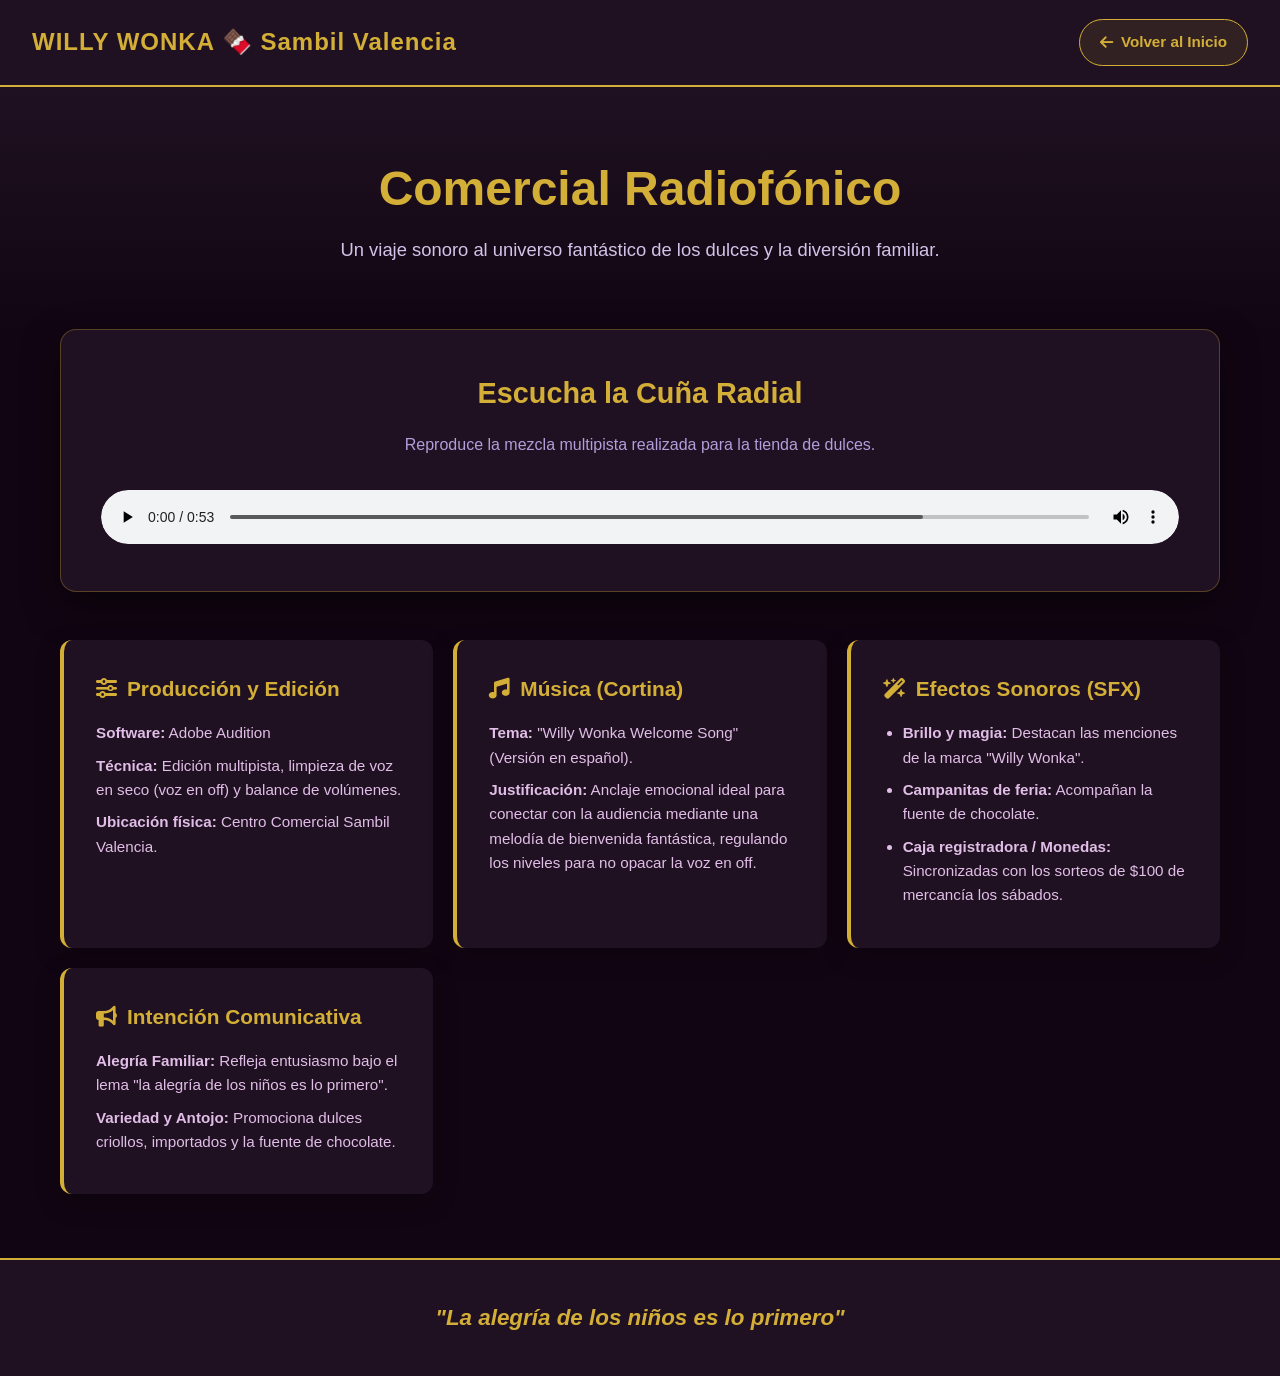
<file: cliente-audiocorp.html>
<!DOCTYPE html>
<html lang="es">
<head>
    <meta charset="UTF-8">
    <meta name="viewport" content="width=device-width, initial-scale=1.0">
    <title>Willy Wonka - Comercial Radiofónico</title>
    <!-- FontAwesome para íconos -->
    <link rel="stylesheet" href="https://cdnjs.cloudflare.com/ajax/libs/font-awesome/6.4.2/css/all.min.css">
    
    <style>

                    /* =========================================================
   CORRECCIONES RESPONSIVAS PARA MÓVILES (ANDROID & APPLE)
   ========================================================= */

/* Adaptación fluida de textos para Tablets */
@media screen and (max-width: 992px) {
    h1 { font-size: 2.2rem !important; }
    h2, .section-title { font-size: 1.8rem !important; }
    p, li { font-size: 1rem !important; }
}

/* Adaptación estricta para Teléfonos (Infinix, iPhone, etc.) */
@media screen and (max-width: 768px) {
    
    /* 1. TEXTOS: Reducción de tamaño obligatoria para móviles */
    h1 { font-size: 1.8rem !important; line-height: 1.2 !important; }
    h2, .section-title { font-size: 1.4rem !important; line-height: 1.3 !important; }
    h3 { font-size: 1.15rem !important; }
    p, li, span, a { font-size: 0.95rem !important; line-height: 1.5 !important; }

    /* 2. CENTRADO PERFECTO: Fuerza a que "Nuestro Equipo" y los portafolios se centren */
    .portfolio-grid, .info-grid, .gallery-grid, .team-grid {
        display: flex !important;
        flex-direction: column !important; /* Apila todo hacia abajo */
        align-items: center !important; /* Centra todo en el medio de la pantalla */
        justify-content: center !important;
        gap: 25px !important; /* 3. SEPARACIÓN: Soluciona las tarjetas pegadas */
    }

    /* Evita que las tarjetas se estiren feo hacia los lados y las centra */
    .client-card, .info-box, .image-card, .team-card, .audio-card {
        width: 100% !important;
        max-width: 360px !important; /* Ancho máximo para que se vea elegante en el cel */
        margin-left: auto !important;
        margin-right: auto !important;
        margin-bottom: 20px !important; /* Separación extra por si acaso */
        text-align: center !important; /* Centra textos e imágenes internas */
    }

    /* Solución específica para Willy Wonka (Audiocorp) */
    .audio-section {
        margin-bottom: 3rem !important; /* Separa el reproductor de las cajas de info */
        padding-left: 15px !important;
        padding-right: 15px !important;
    }

    .audio-card {
        padding: 20px 15px !important; /* Ajusta el padding para que el reproductor no se salga */
    }
}

/* Para teléfonos extremadamente pequeños */
@media screen and (max-width: 400px) {
    h1 { font-size: 1.5rem !important; }
    h2, .section-title { font-size: 1.25rem !important; }
}

        :root {
            --wonka-morado: #4a154b;
            --wonka-dorado: #d4af37;
            --wonka-crema: #fff9e6;
            --wonka-oscuro: #120513;
            --wonka-gris: #1f1121;
        }

        * {
            margin: 0;
            padding: 0;
            box-sizing: border-box;
            font-family: 'Segoe UI', Tahoma, Geneva, Verdana, sans-serif;
        }

        body {
            background-color: var(--wonka-oscuro);
            color: var(--wonka-crema);
            line-height: 1.6;
        }

        /* Header */
        header {
            background: var(--wonka-gris);
            border-bottom: 2px solid var(--wonka-dorado);
            padding: 1.2rem 2rem;
            display: flex;
            justify-content: space-between;
            align-items: center;
        }

        .logo {
            font-size: 1.5rem;
            font-weight: 800;
            color: var(--wonka-dorado);
            letter-spacing: 1px;
        }

        /* Botón de Regreso */
        .btn-volver {
            display: inline-flex;
            align-items: center;
            gap: 8px;
            background-color: rgba(212, 175, 55, 0.1);
            color: var(--wonka-dorado);
            border: 1px solid var(--wonka-dorado);
            padding: 10px 20px;
            border-radius: 50px;
            text-decoration: none;
            font-size: 0.95rem;
            font-weight: 600;
            transition: all 0.3s ease;
        }

        .btn-volver:hover {
            background-color: var(--wonka-dorado);
            color: var(--wonka-oscuro);
            transform: translateY(-2px);
            box-shadow: 0 6px 20px rgba(212, 175, 55, 0.3);
        }

        .btn-volver:hover i {
            transform: translateX(-4px);
        }

        .btn-volver i {
            transition: transform 0.3s ease;
        }

        /* Hero Section */
        .hero {
            text-align: center;
            padding: 4rem 2rem;
            background: linear-gradient(180deg, var(--wonka-gris) 0%, var(--wonka-oscuro) 100%);
        }

        .hero h1 {
            font-size: 3rem;
            color: var(--wonka-dorado);
            margin-bottom: 0.5rem;
        }

        .hero p {
            font-size: 1.15rem;
            color: #d1c4e9;
            max-width: 700px;
            margin: 0 auto;
        }

        /* Sección del Reproductor de Audio */
        .audio-section {
            max-width: 900px;
            margin: 0 auto;
            padding: 0 1.5rem;
        }

        .audio-card {
            background: var(--wonka-gris);
            border: 1px solid rgba(212, 175, 55, 0.3);
            border-radius: 16px;
            padding: 2.5rem;
            box-shadow: 0 15px 35px rgba(0,0,0,0.5);
            text-align: center;
        }

        .audio-card h2 {
            color: var(--wonka-dorado);
            font-size: 1.8rem;
            margin-bottom: 1rem;
        }

        .audio-card p {
            color: #b39ddb;
            margin-bottom: 2rem;
        }

        /* Estilo personalizado para el reproductor nativo */
        audio {
            width: 100%;
            border-radius: 30px;
            outline: none;
            background: #2d1630;
        }

        /* Contenedor de Información Técnica y Detalles */
        .info-section {
            max-width: 1000px;
            margin: 3rem auto;
            padding: 0 1.5rem;
        }

        .info-grid {
            display: grid;
            grid-template-columns: repeat(auto-fit, minmax(280px, 1fr));
            gap: 2rem;
        }

        .info-box {
            background: var(--wonka-gris);
            border-radius: 12px;
            padding: 2rem;
            border-left: 4px solid var(--wonka-dorado);
            box-shadow: 0 8px 25px rgba(0,0,0,0.3);
        }

        .info-box h3 {
            color: var(--wonka-dorado);
            font-size: 1.3rem;
            margin-bottom: 1rem;
            display: flex;
            align-items: center;
            gap: 10px;
        }

        .info-box p, .info-box li {
            font-size: 0.95rem;
            color: #e1bee7;
            margin-bottom: 0.5rem;
        }

        .info-box ul {
            padding-left: 20px;
        }

        /* Footer / Cierre */
        footer {
            background: var(--wonka-gris);
            text-align: center;
            padding: 2.5rem 1rem;
            border-top: 2px solid var(--wonka-dorado);
            margin-top: 4rem;
        }

        footer h3 {
            color: var(--wonka-dorado);
            font-size: 1.4rem;
            font-style: italic;
        }

        /* --- CONFIGURACIÓN UNIVERSAL RESPONSIVA --- */

:root {
    --max-ancho-contenedor: 1200px;
}

/* Reset global para evitar desbordamientos en móviles */
* {
    margin: 0;
    padding: 0;
    box-sizing: border-box;
}

body {
    font-family: 'Segoe UI', Tahoma, Geneva, Verdana, sans-serif;
    overflow-x: hidden; /* Evita el scroll horizontal molesto en teléfonos */
}

/* Imágenes y videos adaptables fluidos (Nunca se salen de la pantalla) */
img, video, iframe {
    max-width: 100%;
    height: auto;
    display: block;
}

/* Contenedores generales fluidos */
.container, .gallery-section, .video-section, .audio-section, .info-section {
    width: 100%;
    max-width: var(--max-ancho-contenedor);
    margin: 5 auto;
    padding-left: 20px;
    padding-right: 20px;
}

/* --- ADAPTABILIDAD AUTOMÁTICA EN GRID Y FLEXBOX --- */

/* Las cuadrículas (tarjetas, botones, portafolios) se acomodan solas según el espacio */
.contacto-grid-grande, 
.gallery-grid, 
.specs-grid, 
.info-grid {
    display: grid;
    grid-template-columns: repeat(auto-fit, minmax(280px, 1fr));
    gap: 20px;
}

/* --- MEDIA QUERIES (PUNTOS DE QUIEBRE PARA DISPOSITIVOS) --- */

/* Para Tablets y Laptops medianas (Pantallas menores a 992px) */
@media screen and (max-width: 992px) {
    header {
        padding: 1rem 1.5rem;
    }
    
    .hero h1 {
        font-size: 2.2rem !important;
    }

    .hero p {
        font-size: 1rem !important;
    }
}

/* Para Teléfonos Celulares (Pantallas menores a 768px) */
@media screen and (max-width: 768px) {
    /* Los encabezados pasan de estar en línea a apilarse verticalmente */
    header {
        flex-direction: column;
        gap: 15px;
        text-align: center;
    }

    .nexa-nav ul {
        flex-direction: column;
        gap: 10px;
    }

    /* Reducción de títulos grandes para que no rompan el diseño en iPhone o Android */
    .hero h1 {
        font-size: 1.8rem !important;
    }

    /* Las tarjetas ocupan el 100% del ancho del celular */
    .contacto-grid-grande, 
    .gallery-grid, 
    .specs-grid, 
    .info-grid {
        grid-template-columns: 1fr;
    }

    /* Márgenes internos más compactos para aprovechar la pantalla del móvil */
    .action-card, .image-content, .info-box, .audio-card {
        padding: 20px !important;
    }
}

/* Para Celulares muy pequeños (iPhone SE, dispositivos antiguos de menos de 480px) */
@media screen and (max-width: 480px) {
    .hero {
        padding: 2.5rem 1rem;
    }

    .hero h1 {
        font-size: 1.5rem !important;
    }

    .btn-volver, .btn-action {
        width: 100%;
        text-align: center;
        justify-content: center;
    }
}
    </style>
</head>
<body>

    <!-- Header con botón de regreso -->
    <header>
        <div class="logo">WILLY WONKA 🍫 Sambil Valencia</div>
        <a href="index.html" class="btn-volver">
            <i class="fas fa-arrow-left"></i> Volver al Inicio
        </a>
    </header>

    <!-- Hero Section -->
    <section class="hero">
        <h1>Comercial Radiofónico</h1>
        <p>Un viaje sonoro al universo fantástico de los dulces y la diversión familiar.</p>
    </section>

    <!-- Sección del Reproductor de Audio -->
    <section class="audio-section">
        <div class="audio-card">
            <h2>Escucha la Cuña Radial</h2>
            <p>Reproduce la mezcla multipista realizada para la tienda de dulces.</p>
            
            <!-- Reproductor de audio HTML5 -->
            <audio controls>
                <!-- Reemplaza 'tu-audio.mp3' con la ruta de tu archivo de audio real -->
                <source src="Comercial Willy Wonka.mp3" type="audio/mpeg">
                Tu navegador no soporta el elemento de audio.
            </audio>
        </div>
    </section>

    <!-- Sección de Detalles del Informe de Producción -->
    <section class="info-section">
        <div class="info-grid">
            
            <!-- Producción y Software -->
            <div class="info-box">
                <h3><i class="fas fa-sliders-h"></i> Producción y Edición</h3>
                <p><strong>Software:</strong> Adobe Audition</p>
                <p><strong>Técnica:</strong> Edición multipista, limpieza de voz en seco (voz en off) y balance de volúmenes.</p>
                <p><strong>Ubicación física:</strong> Centro Comercial Sambil Valencia.</p>
            </div>

            <!-- Música de Fondo -->
            <div class="info-box">
                <h3><i class="fas fa-music"></i> Música (Cortina)</h3>
                <p><strong>Tema:</strong> "Willy Wonka Welcome Song" (Versión en español).</p>
                <p><strong>Justificación:</strong> Anclaje emocional ideal para conectar con la audiencia mediante una melodía de bienvenida fantástica, regulando los niveles para no opacar la voz en off.</p>
            </div>

            <!-- Efectos de Sonido (SFX) -->
            <div class="info-box">
                <h3><i class="fas fa-wand-magic-sparkles"></i> Efectos Sonoros (SFX)</h3>
                <ul>
                    <li><strong>Brillo y magia:</strong> Destacan las menciones de la marca "Willy Wonka".</li>
                    <li><strong>Campanitas de feria:</strong> Acompañan la fuente de chocolate.</li>
                    <li><strong>Caja registradora / Monedas:</strong> Sincronizadas con los sorteos de $100 de mercancía los sábados.</li>
                </ul>
            </div>

            <!-- Intención Comunicativa -->
            <div class="info-box">
                <h3><i class="fas fa-bullhorn"></i> Intención Comunicativa</h3>
                <p><strong>Alegría Familiar:</strong> Refleja entusiasmo bajo el lema "la alegría de los niños es lo primero".</p>
                <p><strong>Variedad y Antojo:</strong> Promociona dulces criollos, importados y la fuente de chocolate.</p>
            </div>

        </div>
    </section>

    <!-- Cierre -->
    <footer>
        <h3>"La alegría de los niños es lo primero"</h3>
    </footer>

</body>
</html>
</file>
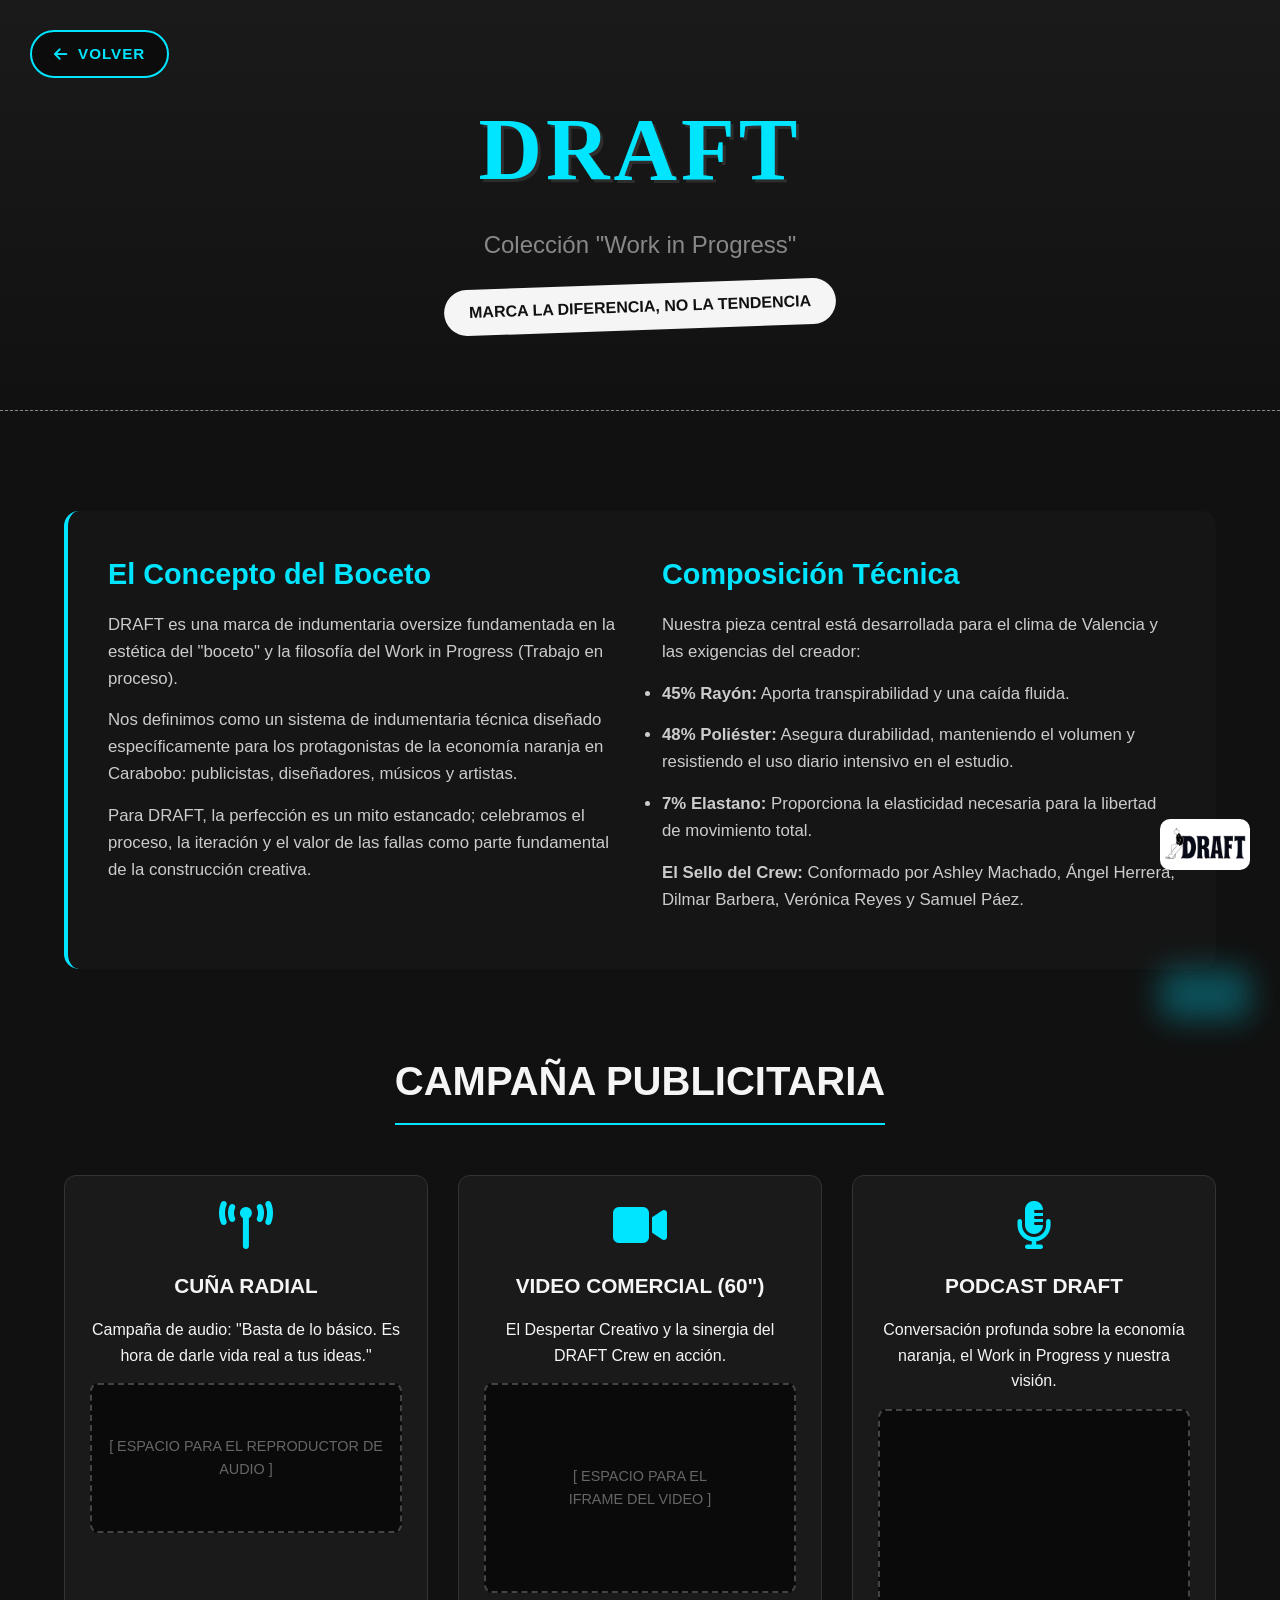
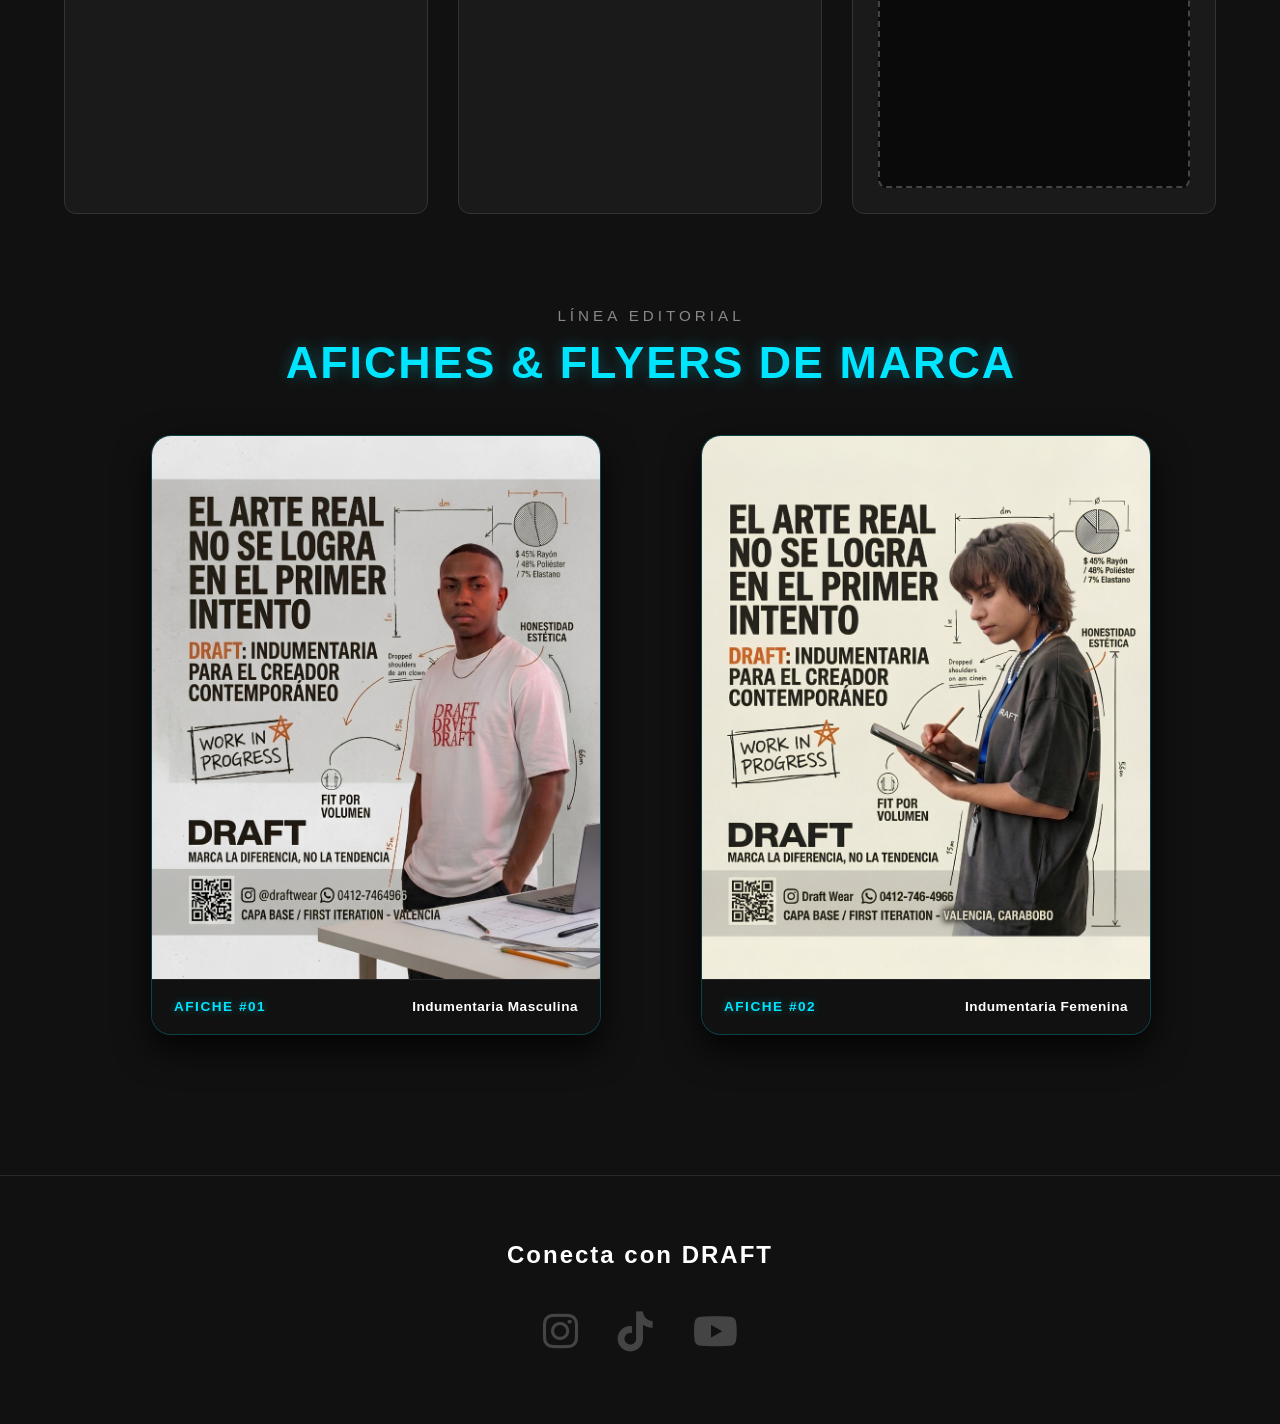
<file: cliente-draft.html>
<!DOCTYPE html>
<html lang="es">
<head>
    <meta charset="UTF-8">
    <meta name="viewport" content="width=device-width, initial-scale=1.0">
    <title>Draft | Work in Progress - Nexa</title>
    <!-- FontAwesome para los íconos -->
    <link rel="stylesheet" href="https://cdnjs.cloudflare.com/ajax/libs/font-awesome/6.4.0/css/all.min.css">
    <style>
        /* ==========================================
           ESTILOS GLOBALES Y VARIABLES DRAFT
           ========================================== */
        :root {
            --draft-black: #111111;
            --draft-white: #f5f5f5;
            --draft-grey: #888888;
            --draft-accent: #00e5ff; /* Toque Nexa o puedes cambiarlo al de Draft */
        }

        * {
            margin: 0;
            padding: 0;
            box-sizing: border-box;
            font-family: 'Segoe UI', Roboto, Helvetica, Arial, sans-serif;
        }

        body {
            background-color: var(--draft-black);
            color: var(--draft-white);
            line-height: 1.6;
        }

        .container {
            width: 90%;
            max-width: 1200px;
            margin: 0 auto;
            padding: 40px 0;
        }

        /* --- Hero Section (Inicio de Draft) --- */
        .draft-hero {
            text-align: center;
            padding: 80px 20px;
            background: linear-gradient(180deg, #1a1a1a 0%, var(--draft-black) 100%);
            border-bottom: 1px dashed var(--draft-grey); /* Estética de boceto */
        }

        /* --- Estilos actualizados para el Título y el Personaje --- */
        .draft-hero h1 {
            font-family: 'Permanent Marker', cursive; /* La nueva tipografía urbana */
            font-size: 5.5rem; /* Más grande para que sea el centro de atención */
            text-transform: uppercase;
            color: var(--draft-accent); /* Color llamativo */
            letter-spacing: 4px;
            margin-bottom: 5px;
            text-shadow: 3px 3px 0px rgba(255,255,255,0.1); /* Efecto de sombra de calle */
        }

        .draft-mascota-flotante {
            position: fixed;
            bottom: 20px;
            right: 20px;
            width: 120px; /* Tamaño para que no estorbe */
            height: auto;
            z-index: 999; /* Asegura que siempre esté por encima de todo */
            filter: drop-shadow(0px 10px 15px rgba(0, 229, 255, 0.3));
            animation: flotar 3s ease-in-out infinite;
            cursor: pointer;
            transition: transform 0.3s ease;
        }

        .draft-mascota-flotante:hover {
            transform: scale(1.1) rotate(5deg); /* Reacciona si le pasan el mouse */
        }

        /* En teléfonos lo hacemos un poquito más pequeño */
        @media screen and (max-width: 768px) {
            .draft-mascota-flotante {
                width: 80px;
                bottom: 15px;
                right: 15px;
            }
        }
        .draft-hero h2 {
            font-size: 1.5rem;
            color: var(--draft-grey);
            font-weight: 400;
            margin-bottom: 20px;
        }

        .draft-hero .slogan {
            display: inline-block;
            background-color: var(--draft-white);
            color: var(--draft-black);
            padding: 10px 25px;
            font-weight: 700;
            text-transform: uppercase;
            border-radius: 50px;
            transform: rotate(-2deg); /* Toque de boceto/informal */
        }

        /* --- Sección de Información Conceptual --- */
        .draft-info {
            display: grid;
            grid-template-columns: 1fr 1fr;
            gap: 40px;
            margin: 60px 0;
            background: #151515;
            padding: 40px;
            border-radius: 15px;
            border-left: 4px solid var(--draft-accent);
        }

        .draft-info h3 {
            font-size: 1.8rem;
            margin-bottom: 15px;
            color: var(--draft-accent);
        }

        .draft-info p, .draft-info li {
            font-size: 1.05rem;
            color: #cccccc;
            margin-bottom: 15px;
        }

        /* --- Contenedores Multimedia (Placeholders) --- */
        .media-section {
            margin-top: 80px;
        }

        .media-section-title {
            text-align: center;
            font-size: 2.5rem;
            margin-bottom: 50px;
            text-transform: uppercase;
            border-bottom: 2px solid var(--draft-accent);
            display: inline-block;
            padding-bottom: 10px;
        }

        .media-grid {
            display: grid;
            grid-template-columns: repeat(auto-fit, minmax(300px, 1fr));
            gap: 30px;
        }

        /* Tarjeta Multimedia General */
        .media-card {
            background-color: #1a1a1a;
            border: 1px solid #333;
            border-radius: 12px;
            padding: 25px;
            text-align: center;
            transition: all 0.3s ease;
            position: relative;
            overflow: hidden;
        }

        .media-card:hover {
            transform: translateY(-5px);
            border-color: var(--draft-accent);
            box-shadow: 0 10px 20px rgba(0, 229, 255, 0.1);
        }

        .media-card i {
            font-size: 3rem;
            color: var(--draft-accent);
            margin-bottom: 20px;
        }

        .media-card h4 {
            font-size: 1.3rem;
            margin-bottom: 15px;
            text-transform: uppercase;
        }

        /* Espacios para inyectar código el viernes */
        .placeholder-box {
            background-color: #0a0a0a;
            border: 2px dashed #444;
            border-radius: 8px;
            padding: 30px 10px;
            color: #666;
            font-size: 0.9rem;
            display: flex;
            align-items: center;
            justify-content: center;
            min-height: 150px;
            margin-top: 15px;
        }

        .flyer-container {
            display: flex;
            gap: 15px;
            margin-top: 15px;
        }

        .flyer-box {
            flex: 1;
            background-color: #0a0a0a;
            border: 2px dashed #444;
            height: 250px;
            display: flex;
            align-items: center;
            justify-content: center;
            color: #666;
            border-radius: 8px;
        }

        /* --- Responsividad --- */
        @media screen and (max-width: 768px) {
            .draft-info { grid-template-columns: 1fr; }
            .draft-hero h1 { font-size: 2.5rem; }
            .flyer-container { flex-direction: column; }
        }

        /* ==========================================
        ESTILOS DEL PERSONAJE FLOTANTE
        ========================================== */
        .draft-mascota-flotante {
            position: fixed; /* Lo fija en la pantalla sin importar si el usuario baja */
            bottom: 30px; /* Separación desde abajo */
            right: 30px; /* Separación desde la derecha */
            width: 90px; /* Tamaño ideal para PC */
            height: auto;
            z-index: 9999; /* Obliga al personaje a estar siempre por encima de todo */
            filter: drop-shadow(0px 150px 15px rgba(0, 229, 255, 0.3)); /* Resplandor cian */
            animation: flotarMascota 3s ease-in-out infinite;
            cursor: pointer;
            transition: transform 0.3s ease, filter 0.3s ease;
            border-radius: 10px;
        }

        /* Interacción: Cuando pasas el mouse por encima */
        .draft-mascota-flotante:hover {
            transform: scale(1.15) rotate(-5deg); /* Se agranda un poco y gira */
            filter: drop-shadow(0px 15px 25px rgba(0, 229, 255, 0.6)); /* El resplandor se hace más fuerte */
        }

        /* Animación de levitación */
        @keyframes flotarMascota {
            0% { transform: translateY(0px); }
            50% { transform: translateY(-12px); }
            100% { transform: translateY(0px); }
        }

        /* Adaptación para Teléfonos Móviles */
        @media screen and (max-width: 768px) {
            .draft-mascota-flotante {
                width: 85px; /* Más pequeño para que no tape los textos en el celular */
                bottom: 20px;
                right: 20px;
            }
        }

        /* ==========================================
        BOTÓN DE VOLVER AL INICIO
        ========================================== */
        .btn-back {
            position: absolute;
            top: 30px;
            left: 30px;
            display: inline-flex;
            align-items: center;
            gap: 10px;
            padding: 10px 22px;
            border: 2px solid var(--draft-accent, #00e5ff); /* Borde cian */
            color: var(--draft-accent, #00e5ff); /* Texto cian */
            background-color: rgba(0, 0, 0, 0.5); /* Fondo semitransparente oscuro */
            text-decoration: none;
            font-weight: 700;
            font-size: 0.95rem;
            border-radius: 50px;
            text-transform: uppercase;
            letter-spacing: 1px;
            transition: all 0.3s ease;
            z-index: 100;
        }

        /* Efecto al pasar el mouse por encima */
        .btn-back:hover {
            background-color: var(--draft-accent, #00e5ff); /* Se rellena de cian */
            color: var(--draft-black, #111111); /* El texto se vuelve oscuro */
            box-shadow: 0 0 20px rgba(0, 229, 255, 0.4); /* Resplandor */
            transform: translateX(-5px); /* Se mueve un poquito hacia la izquierda simulando el regreso */
        }

        /* Adaptación para Teléfonos Móviles */
        @media screen and (max-width: 768px) {
            .btn-back {
                top: 20px;
                left: 20px;
                padding: 8px 16px;
                font-size: 0.85rem;
            }
            
            .draft-hero {
                padding-top: 100px; /* Empuja el título hacia abajo para que el botón no lo tape en celulares */
            }
        }

        /* ==========================================
        SECCIÓN DE FLYERS (ESTILO CENTRADO & TARJETAS)
        ========================================== */
        .draft-flyers-section {
            width: 100% !important;
            max-width: 100% !important;
            margin: 60px auto !important;
            padding: 0 20px;
            box-sizing: border-box;
        }

        /* ENCABEZADO CENTRADO */
        .draft-flyers-header {
            text-align: center !important;
            width: 350% !important;
            margin-bottom: 45px;
        }

        .draft-flyers-subtitle {
            font-size: 0.95rem;
            text-transform: uppercase;
            letter-spacing: 4px;
            color: #888;
            display: block;
            margin-bottom: 8px;
            text-align: center;
        }

        .draft-flyers-title {
            font-family: 'Permanent Marker', cursive, sans-serif;
            font-size: 2.8rem;
            color: var(--draft-accent, #00e5ff);
            margin: 0 auto;
            text-transform: uppercase;
            letter-spacing: 2px;
            text-shadow: 0 0 15px rgba(0, 229, 255, 0.3);
            text-align: center;
            line-height: 1.2;
        }

        /* ==========================================
        GRILLA Y TAMAÑOS
        ========================================== */
        /* Computadoras (1024px o más) */
        @media screen and (min-width: 1024px) {
            .draft-flyers-grid {
                display: flex !important;
                justify-content: center !important;
                align-items: flex-start !important;
                gap: 100px !important;
                width:350% !important;
            }

            .flyer-card {
                width: 450px !important;
                min-width: 400px !important;
                flex-shrink: 0;
            }
        }

        /* Tablets (entre 769px y 1023px) */
        @media screen and (min-width: 769px) and (max-width: 1023px) {
            .draft-flyers-grid {
                display: flex !important;
                justify-content: center !important;
                gap: 40px !important;
            }

            .flyer-card {
                width: 350px !important;
                flex-shrink: 0;
            }
        }

        /* Teléfonos (768px o menos) */
        @media screen and (max-width: 768px) {
            .draft-flyers-grid {
                display: flex !important;
                flex-direction: column !important;
                align-items: center !important;
                gap: 30px !important;
                width: 100% !important;
            }

            .flyer-card {
                width: 100% !important;
                max-width: 380px !important;
            }

            .draft-flyers-title {
                font-size: 1.1rem;
                text-align: left;
                
            }

            .draft-flyers-subtitle {
                text-align: left;
            }
        }

        /* ESTILO DE LA TARJETA Y SUS BORDES */
        .flyer-card {
            background: #0d0d0d;
            border-radius: 20px;
            overflow: hidden;
            border: 1px solid rgba(0, 229, 255, 0.25);
            box-shadow: 0 15px 35px rgba(0, 0, 0, 0.8);
            transition: transform 0.4s ease, border-color 0.4s ease, box-shadow 0.4s ease;
        }

        .flyer-card img {
            width: 100% !important;
            height: auto !important;
            display: block;
            object-fit: contain;
        }

        .flyer-card:hover {
            transform: translateY(-8px);
            border-color: var(--draft-accent, #00e5ff);
            box-shadow: 0 20px 45px rgba(0, 229, 255, 0.35);
        }

        /* ==========================================
        ESTILO DE LA BARRA INFERIOR (AFICHE #01 Y CATEGORÍA)
        ========================================== */
        .flyer-info {
            padding: 16px 22px;
            background: #111111;
            border-top: 1px solid rgba(255, 255, 255, 0.08);
            display: flex !important;
            justify-content: space-between !important; /* Pega uno a la izquierda y otro a la derecha */
            align-items: center !important;
            width: 100%;
            box-sizing: border-box;
        }

        /* "AFICHE #01" en Azul Cian Brillante a la izquierda */
        .afiche-tag {
            color: #00e5ff;
            font-size: 0.85rem;
            font-weight: 800;
            letter-spacing: 1.5px;
            text-transform: uppercase;
            text-shadow: 0 0 8px rgba(0, 229, 255, 0.4);
        }

        /* "Indumentaria Masculina" a la derecha */
        .afiche-categoria {
            color: #ffffff;
            font-size: 0.85rem;
            font-weight: 600;
            letter-spacing: 0.5px;
        }

        /* ==========================================
        SECCIÓN DE REDES SOCIALES (ESTILO NEÓN)
        ========================================== */
        .draft-socials {
            text-align: center;
            padding: 60px 20px;
            margin-top: 40px;
            border-top: 1px solid rgba(255, 255, 255, 0.1);
        }

        .socials-title {
            font-family: 'Permanent Marker', cursive, sans-serif;
            color: #ffffff;
            font-size: 1.5rem;
            margin-bottom: 25px;
            letter-spacing: 2px;
        }

        .social-links {
            display: flex;
            justify-content: center;
            gap: 40px; /* Espacio entre los iconos */
        }

        .social-icon {
            font-size: 2.5rem; /* Tamaño grande de los iconos */
            color: #444; /* Color apagado cuando no está seleccionado */
            transition: all 0.4s ease;
            text-decoration: none;
        }

        /* Efecto de encendido neón al pasar el mouse */
        .social-icon:hover {
            color: var(--draft-accent, #00e5ff); /* Se vuelve color neón */
            transform: translateY(-10px) scale(1.1); /* Salta un poquito */
            filter: drop-shadow(0 0 15px rgba(0, 229, 255, 0.6)); /* Resplandor */
        }

        /* Adaptación para móviles */
        @media screen and (max-width: 768px) {
            .social-icon {
                font-size: 2rem;
            }
            .social-links {
                gap: 30px;
            }
        }

    </style>
</head>
<body>

    
    <!-- Personaje Flotante Draft -->
    <img src="draft.png" alt="Mascota Draft" class="draft-mascota-flotante">
    <!-- HERO SECTION -->
    <!-- HERO SECTION -->
    <header class="draft-hero">
        
        <!-- BOTÓN DE VOLVER AL INICIO -->
        <a href="clientes.html" class="btn-back">
            <i class="fas fa-arrow-left"></i> Volver
        </a>
        
        <h1>DRAFT</h1>
        <h2>Colección "Work in Progress"</h2>
        <div class="slogan">Marca la diferencia, no la tendencia</div>
    </header>

    <main class="container">
        
        <!-- INFORMACIÓN ACTUALIZADA DE LA MARCA -->
        <section class="draft-info">
            <div class="info-block">
                <h3>El Concepto del Boceto</h3>
                <p>DRAFT es una marca de indumentaria oversize fundamentada en la estética del "boceto" y la filosofía del Work in Progress (Trabajo en proceso).</p>
                <p>Nos definimos como un sistema de indumentaria técnica diseñado específicamente para los protagonistas de la economía naranja en Carabobo: publicistas, diseñadores, músicos y artistas.</p>
                <p>Para DRAFT, la perfección es un mito estancado; celebramos el proceso, la iteración y el valor de las fallas como parte fundamental de la construcción creativa.</p>
            </div>
            <div class="info-block">
                <h3>Composición Técnica</h3>
                <p>Nuestra pieza central está desarrollada para el clima de Valencia y las exigencias del creador:</p>
                <ul>
                    <li><strong>45% Rayón:</strong> Aporta transpirabilidad y una caída fluida.</li>
                    <li><strong>48% Poliéster:</strong> Asegura durabilidad, manteniendo el volumen y resistiendo el uso diario intensivo en el estudio.</li>
                    <li><strong>7% Elastano:</strong> Proporciona la elasticidad necesaria para la libertad de movimiento total.</li>
                </ul>
                <p><strong>El Sello del Crew:</strong> Conformado por Ashley Machado, Ángel Herrera, Dilmar Barbera, Verónica Reyes y Samuel Páez.</p>
            </div>
        </section>

        <!-- SECCIÓN MULTIMEDIA (LISTA PARA EL VIERNES) -->
        <section class="media-section">
            <div style="text-align: center;">
                <h2 class="media-section-title">Campaña Publicitaria</h2>
            </div>

            <div class="media-grid">
                
                <!-- 1. CUÑA RADIAL -->
                <div class="media-card">
                    <i class="fas fa-broadcast-tower"></i>
                    <h4>Cuña Radial</h4>
                    <p>Campaña de audio: "Basta de lo básico. Es hora de darle vida real a tus ideas."</p>
                    <!-- EL VIERNES: Borra el div de abajo y pega tu etiqueta <audio> o iframe de Soundcloud aquí -->
                    <div class="placeholder-box">
                        [ ESPACIO PARA EL REPRODUCTOR DE AUDIO ]
                    </div>
                </div>

                <!-- 2. VIDEO PUBLICITARIO -->
                <div class="media-card">
                    <i class="fas fa-video"></i>
                    <h4>Video Comercial (60")</h4>
                    <p>El Despertar Creativo y la sinergia del DRAFT Crew en acción.</p>
                    <!-- EL VIERNES: Borra el div de abajo y pega tu iframe de YouTube/Vimeo aquí -->
                    <div class="placeholder-box" style="padding-bottom: 56.25%; position: relative; height: 0;">
                        <span style="position: absolute; top: 50%; left: 50%; transform: translate(-50%, -50%);">[ ESPACIO PARA EL IFRAME DEL VIDEO ]</span>
                    </div>
                </div>

                <!-- 3. PODCAST -->
                <div class="media-card">
                    <i class="fas fa-microphone-alt"></i>
                    <h4>Podcast DRAFT</h4>
                    <p>Conversación profunda sobre la economía naranja, el Work in Progress y nuestra visión.</p>
                    <!-- EL VIERNES: Borra el div de abajo y pega tu iframe de Spotify/YouTube aquí -->
                    <div class="placeholder-box">
                        <iframe width="560" height="315" src="https://www.youtube.com/embed/FvugtJaEzgc?si=YB7jXn1vCf4G6QoN" title="YouTube video player" frameborder="0" allow="accelerometer; autoplay; clipboard-write; encrypted-media; gyroscope; picture-in-picture; web-share" referrerpolicy="strict-origin-when-cross-origin" allowfullscreen></iframe>
                    </div>
                </div>

            <!-- SECCIÓN DE FLYERS Y MATERIAL GRÁFICO -->
            <section class="draft-flyers-section">
                <!-- Encabezado Centrado -->
                <div class="draft-flyers-header">
                    <span class="draft-flyers-subtitle">Línea Editorial</span>
                    <h2 class="draft-flyers-title">AFICHES & FLYERS DE MARCA</h2>
                </div>
                
                <div class="draft-flyers-grid">
                    <!-- Flyer 1: Masculino -->
                    <div class="flyer-card">
                        <img src="FLYER.png" alt="Flyer Draft - Indumentaria Masculina">
                        <div class="flyer-info">
                            <span class="afiche-tag">AFICHE #01</span>
                            <span class="afiche-categoria">Indumentaria Masculina</span>
                        </div>
                    </div>

                    <!-- Flyer 2: Femenino -->
                    <div class="flyer-card">
                        <img src="FLYER-2.png" alt="Flyer Draft - Indumentaria Femenina">
                        <div class="flyer-info">
                            <span class="afiche-tag">AFICHE #02</span>
                            <span class="afiche-categoria">Indumentaria Femenina</span>
                        </div>
                    </div>
                </div>
            </section>

            </div>
        </section>

    </main>

    <!-- SECCIÓN DE REDES SOCIALES -->
<section class="draft-socials">
    <h3 class="socials-title">Conecta con DRAFT</h3>
    <div class="social-links">
        <a href="https://www.instagram.com/draft.were/" target="_blank" class="social-icon" title="Instagram">
            <i class="fab fa-instagram"></i>
        </a>
        <a href="https://tiktok.com/@TU_USUARIO" target="_blank" class="social-icon" title="TikTok">
            <i class="fab fa-tiktok"></i>
        </a>
        <a href="https://www.youtube.com/feed/you" target="_blank" class="social-icon" title="YouTube">
            <i class="fab fa-youtube"></i>
        </a>
    </div>
</section>

</body>
</html>
</file>
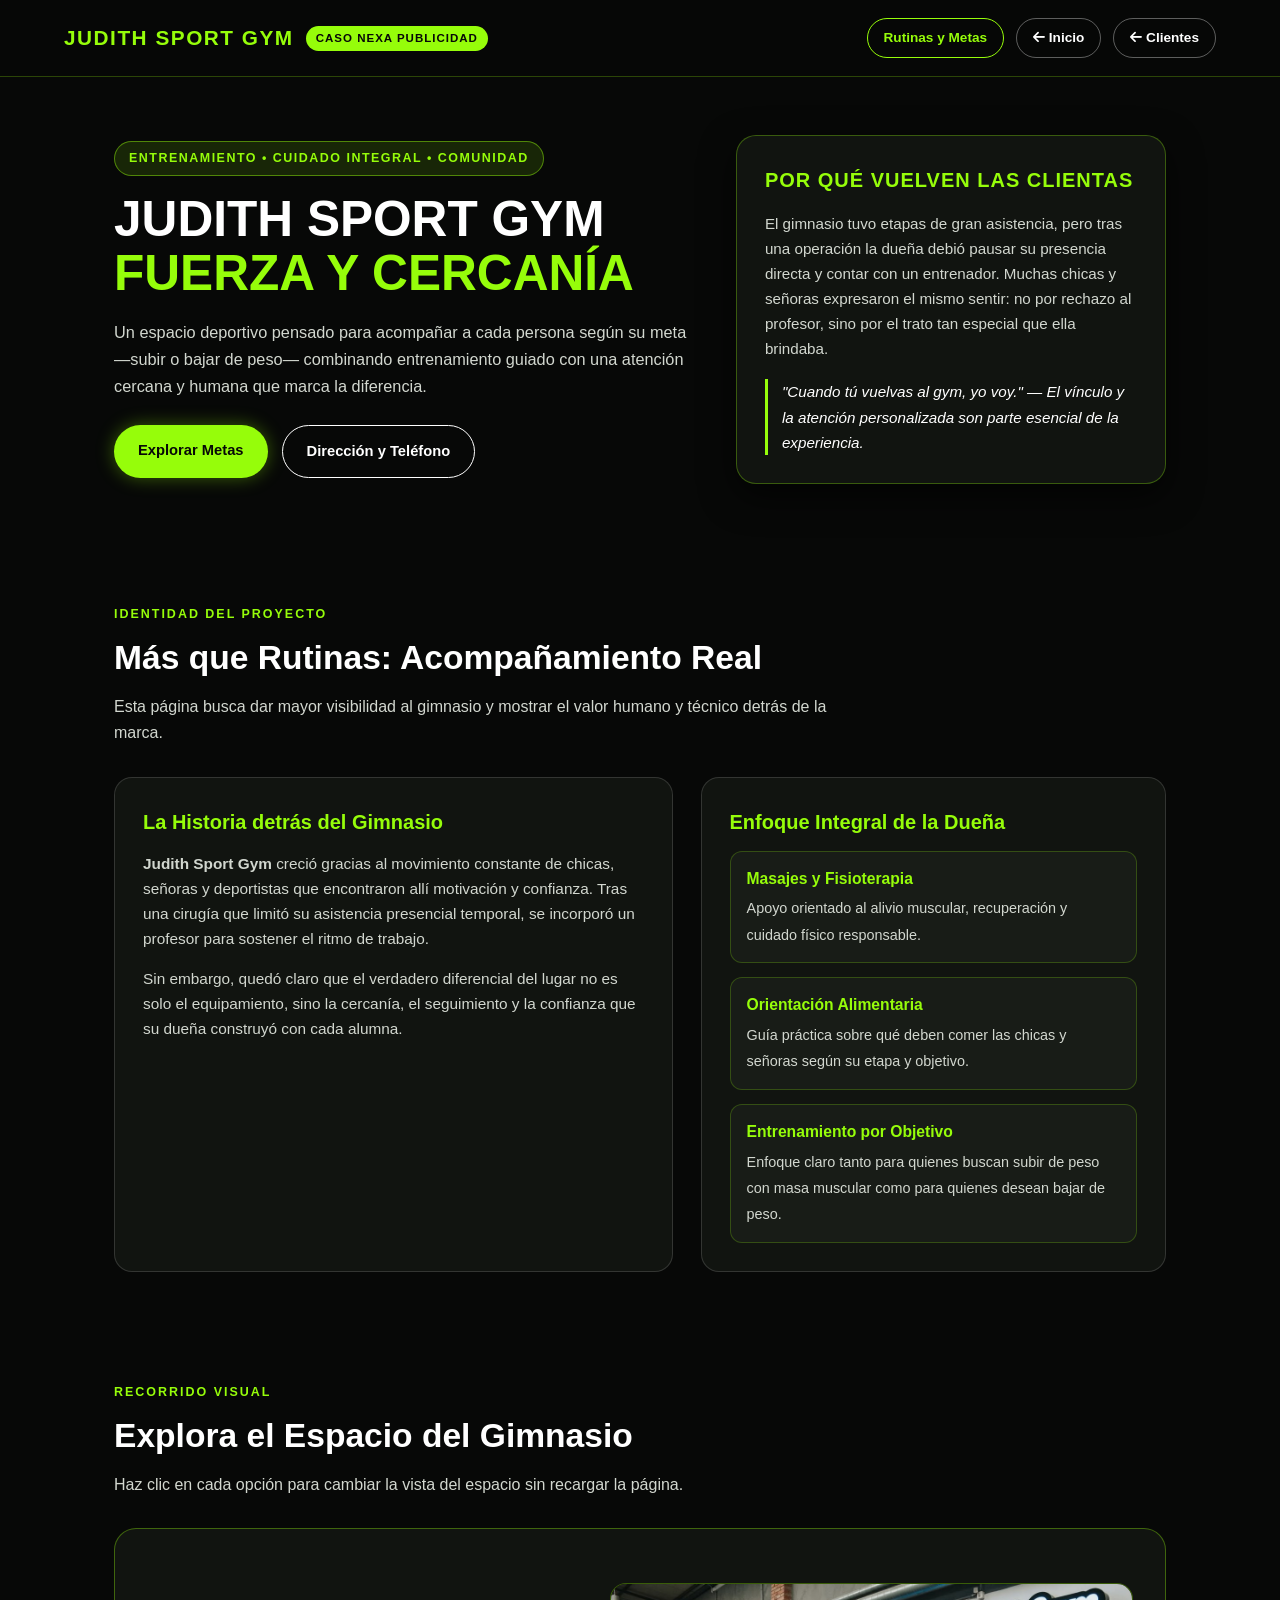
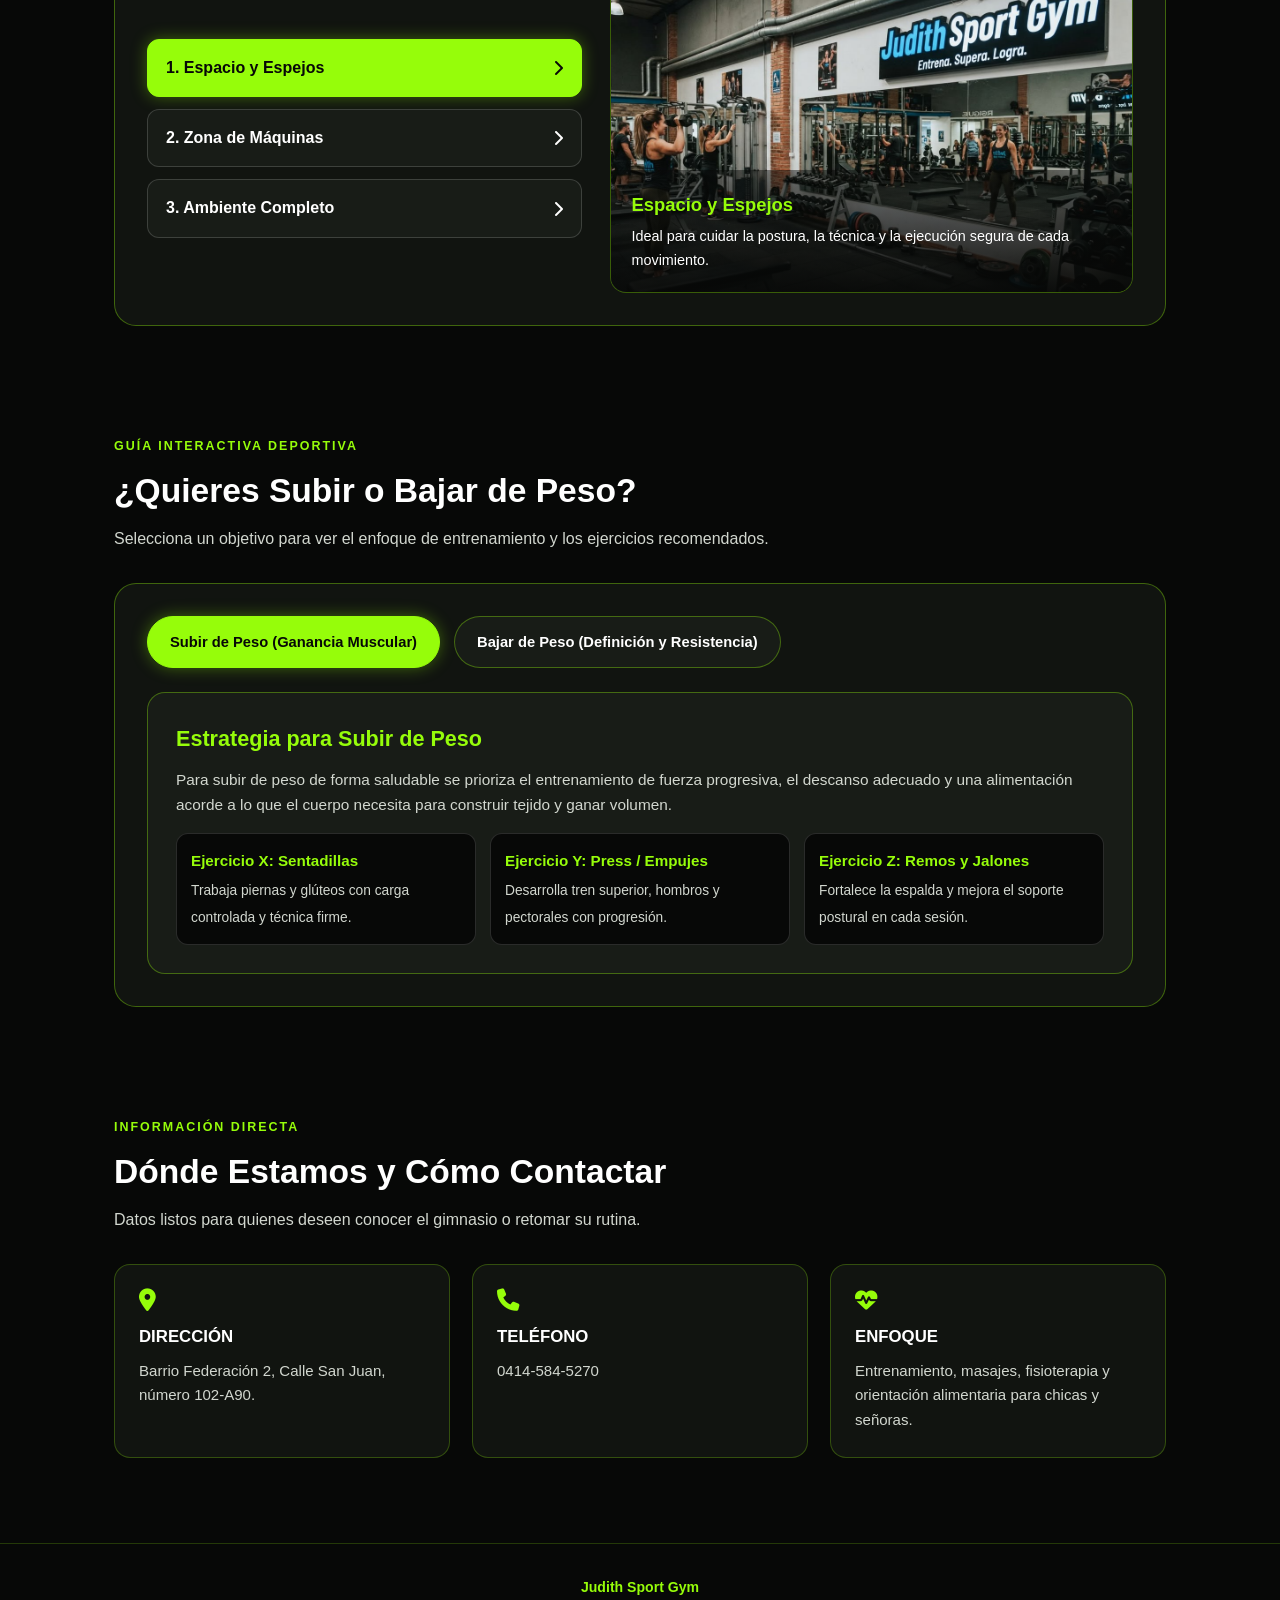
<file: CLIENTE-JUDITHSPORTGYM.HTML>
<!DOCTYPE html>
<html lang="es">
<head>
    <meta charset="UTF-8">
    <meta name="viewport" content="width=device-width, initial-scale=1.0">
    <title>Judith Sport Gym | Nexa Publicidad</title>
    <link rel="stylesheet" href="https://cdnjs.cloudflare.com/ajax/libs/font-awesome/6.4.0/css/all.min.css">

    <style>
        /* ==========================================================
           PALETA DE COLORES OFICIAL — JUDITH SPORT GYM
           Verde fosforescente: #96FD0A | Negro | Blanco
           ========================================================== */
        :root {
            --lime: #96FD0A;
            --lime-glow: rgba(150, 253, 10, 0.35);
            --lime-soft: rgba(150, 253, 10, 0.12);
            --black: #070807;
            --surface: #111410;
            --surface-2: #181c17;
            --white: #ffffff;
            --muted: #d2d7cf;
        }

        * {
            margin: 0;
            padding: 0;
            box-sizing: border-box;
            font-family: 'Segoe UI', Roboto, Helvetica, Arial, sans-serif;
        }

        html {
            scroll-behavior: smooth;
        }

        body {
            background-color: var(--black);
            color: var(--white);
            line-height: 1.65;
            overflow-x: hidden;
        }

        /* ==========================================================
           BARRA SUPERIOR
           ========================================================== */
        header {
            position: fixed;
            top: 0;
            width: 100%;
            background: rgba(7, 8, 7, 0.92);
            backdrop-filter: blur(10px);
            border-bottom: 1px solid rgba(150, 253, 10, 0.25);
            padding: 18px 5%;
            display: flex;
            justify-content: space-between;
            align-items: center;
            z-index: 1000;
            gap: 15px;
            flex-wrap: wrap;
        }

        .brand-group {
            display: flex;
            align-items: center;
            gap: 12px;
        }

        .gym-mark {
            font-size: 1.3rem;
            font-weight: 900;
            color: var(--lime);
            letter-spacing: 1.5px;
            text-decoration: none;
            text-transform: uppercase;
        }

        .agency-badge {
            font-size: 0.72rem;
            font-weight: 700;
            color: var(--black);
            background: var(--lime);
            padding: 3px 10px;
            border-radius: 20px;
            text-transform: uppercase;
            letter-spacing: 1px;
            
        }

        .header-actions {
            display: flex;
            align-items: center;
            gap: 12px;
        }

        .btn-outline-lime {
            color: var(--lime);
            border: 1px solid var(--lime);
            padding: 8px 16px;
            border-radius: 25px;
            text-decoration: none;
            font-size: 0.85rem;
            font-weight: 700;
            transition: all 0.25s ease;
        }

        .btn-outline-lime:hover {
            background: var(--lime);
            color: var(--black);
            box-shadow: 0 0 15px var(--lime-glow);
        }

        .btn-back {
            color: var(--white);
            border: 1px solid rgba(255, 255, 255, 0.35);
            padding: 8px 16px;
            border-radius: 25px;
            text-decoration: none;
            font-size: 0.85rem;
            font-weight: 700;
            transition: all 0.25s ease;
        }

        .btn-back:hover {
            border-color: var(--lime);
            color: var(--lime);
        }

        /* ==========================================================
           HERO PRINCIPAL
           ========================================================== */
        .hero {
            padding: 135px 5% 65px 5%;
            max-width: 1180px;
            margin: 0 auto;
            display: grid;
            grid-template-columns: 1.15fr 0.85fr;
            gap: 40px;
            align-items: center;
        }

        .hero-kicker {
            display: inline-block;
            color: var(--lime);
            border: 1px solid rgba(150, 253, 10, 0.45);
            background: var(--lime-soft);
            padding: 6px 14px;
            border-radius: 20px;
            font-size: 0.78rem;
            font-weight: 800;
            letter-spacing: 1.5px;
            text-transform: uppercase;
            margin-bottom: 16px;
        }

        .hero h1 {
            font-size: 3.1rem;
            line-height: 1.1;
            font-weight: 900;
            text-transform: uppercase;
            color: var(--white);
            margin-bottom: 18px;
        }

        .hero h1 span {
            color: var(--lime);
            display: block;
        }

        .hero p {
            color: var(--muted);
            font-size: 1.02rem;
            margin-bottom: 26px;
        }

        .hero-buttons {
            display: flex;
            flex-wrap: wrap;
            gap: 14px;
        }

        .btn-lime {
            background: var(--lime);
            color: var(--black);
            padding: 13px 24px;
            border-radius: 30px;
            font-weight: 800;
            text-decoration: none;
            font-size: 0.92rem;
            box-shadow: 0 0 18px var(--lime-glow);
            transition: transform 0.25s ease, box-shadow 0.25s ease;
        }

        .btn-lime:hover {
            transform: translateY(-2px);
            box-shadow: 0 0 28px var(--lime-glow);
        }

        .btn-white-border {
            background: transparent;
            color: var(--white);
            border: 1px solid var(--white);
            padding: 13px 24px;
            border-radius: 30px;
            font-weight: 700;
            text-decoration: none;
            font-size: 0.92rem;
            transition: all 0.25s ease;
        }

        .btn-white-border:hover {
            border-color: var(--lime);
            color: var(--lime);
        }

        .hero-box {
            background: var(--surface);
            border: 1px solid rgba(150, 253, 10, 0.3);
            border-radius: 20px;
            padding: 28px;
            box-shadow: 0 12px 35px rgba(0, 0, 0, 0.65);
        }

        .hero-box h2 {
            color: var(--lime);
            font-size: 1.25rem;
            margin-bottom: 14px;
            text-transform: uppercase;
            letter-spacing: 1px;
        }

        .hero-box p {
            font-size: 0.95rem;
            margin-bottom: 18px;
        }

        .highlight-quote {
            border-left: 3px solid var(--lime);
            padding-left: 14px;
            color: var(--white);
            font-style: italic;
            font-size: 0.95rem;
        }

        /* ==========================================================
           SECCIONES GENERALES
           ========================================================== */
        section.bloque {
            max-width: 1180px;
            margin: 0 auto;
            padding: 55px 5%;
        }

        .section-head {
            margin-bottom: 30px;
        }

        .section-tag {
            color: var(--lime);
            font-size: 0.78rem;
            font-weight: 800;
            letter-spacing: 2px;
            text-transform: uppercase;
            display: block;
            margin-bottom: 6px;
        }

        .section-head h2 {
            font-size: 2.1rem;
            font-weight: 900;
            color: var(--white);
        }

        .section-head p {
            color: var(--muted);
            max-width: 760px;
            margin-top: 8px;
        }

        /* ==========================================================
           HISTORIA Y ATENCIÓN INTEGRAL
           ========================================================== */
        .story-grid {
            display: grid;
            grid-template-columns: 1.2fr 1fr;
            gap: 28px;
        }

        .card-dark {
            background: var(--surface);
            border: 1px solid rgba(255, 255, 255, 0.14);
            border-radius: 18px;
            padding: 28px;
        }

        .card-dark h3 {
            color: var(--lime);
            font-size: 1.25rem;
            margin-bottom: 12px;
        }

        .card-dark p {
            color: var(--muted);
            font-size: 0.96rem;
            margin-bottom: 14px;
        }

        .card-dark p:last-child {
            margin-bottom: 0;
        }

        .pillars-list {
            list-style: none;
            display: grid;
            gap: 14px;
        }

        .pillars-list li {
            background: var(--surface-2);
            border: 1px solid rgba(150, 253, 10, 0.22);
            border-radius: 12px;
            padding: 14px 16px;
        }

        .pillars-list strong {
            color: var(--lime);
            display: block;
            margin-bottom: 4px;
            font-size: 0.98rem;
        }

        .pillars-list span {
            color: var(--muted);
            font-size: 0.9rem;
        }

        /* ==========================================================
           INTERACTIVO 1: ESPACIO DEL GYM (PURO CSS)
           ========================================================== */
        .interactive-panel {
            background: var(--surface);
            border: 1px solid rgba(150, 253, 10, 0.35);
            border-radius: 22px;
            padding: 32px;
        }

        .interactive-panel input[type="radio"] {
            display: none;
        }

        .space-layout {
            display: grid;
            grid-template-columns: 1fr 1.2fr;
            gap: 28px;
            align-items: center;
            margin-top: 22px;
        }

        .space-tabs {
            display: flex;
            flex-direction: column;
            gap: 12px;
        }

        .tab-btn {
            display: flex;
            align-items: center;
            justify-content: space-between;
            padding: 15px 18px;
            border-radius: 12px;
            background: var(--surface-2);
            border: 1px solid rgba(255, 255, 255, 0.16);
            color: var(--white);
            font-weight: 700;
            cursor: pointer;
            transition: all 0.25s ease;
        }

        .tab-btn:hover {
            border-color: var(--lime);
        }

        .viewer-box {
            position: relative;
            height: 310px;
            border-radius: 16px;
            overflow: hidden;
            border: 1px solid rgba(150, 253, 10, 0.35);
            background: var(--black);
        }

        .viewer-slide {
            position: absolute;
            inset: 0;
            opacity: 0;
            pointer-events: none;
            transition: opacity 0.35s ease;
            display: flex;
            flex-direction: column;
            justify-content: flex-end;
        }

        .viewer-slide img {
            position: absolute;
            inset: 0;
            width: 100%;
            height: 100%;
            object-fit: cover;
            z-index: 0;
        }

        .viewer-caption {
            position: relative;
            z-index: 1;
            background: linear-gradient(to top, rgba(7, 8, 7, 0.95), rgba(7, 8, 7, 0.45));
            padding: 20px;
        }

        .viewer-caption h4 {
            color: var(--lime);
            font-size: 1.15rem;
            margin-bottom: 4px;
        }

        .viewer-caption p {
            color: var(--white);
            font-size: 0.9rem;
        }

        /* Lógica CSS para las 3 vistas del espacio */
        #esp-1:checked ~ .space-layout .space-tabs label[for="esp-1"],
        #esp-2:checked ~ .space-layout .space-tabs label[for="esp-2"],
        #esp-3:checked ~ .space-layout .space-tabs label[for="esp-3"] {
            background: var(--lime);
            color: var(--black);
            border-color: var(--lime);
            box-shadow: 0 0 16px var(--lime-glow);
        }

        #esp-1:checked ~ .space-layout .viewer-box .slide-1,
        #esp-2:checked ~ .space-layout .viewer-box .slide-2,
        #esp-3:checked ~ .space-layout .viewer-box .slide-3 {
            opacity: 1;
            pointer-events: auto;
        }

        /* ==========================================================
           INTERACTIVO 2: SUBIR VS BAJAR DE PESO (PURO CSS)
           ========================================================== */
        .goal-selector-wrap input[type="radio"] {
            display: none;
        }

        .goal-buttons {
            display: flex;
            flex-wrap: wrap;
            gap: 14px;
            margin-bottom: 24px;
        }

        .goal-pill {
            padding: 13px 22px;
            border-radius: 30px;
            background: var(--surface-2);
            border: 1px solid rgba(150, 253, 10, 0.35);
            color: var(--white);
            font-weight: 800;
            font-size: 0.92rem;
            cursor: pointer;
            transition: all 0.25s ease;
        }

        .goal-pill:hover {
            border-color: var(--lime);
            color: var(--lime);
        }

        .goal-panels {
            position: relative;
            min-height: 230px;
        }

        .goal-card {
            display: none;
            background: var(--surface-2);
            border: 1px solid rgba(150, 253, 10, 0.35);
            border-radius: 18px;
            padding: 28px;
        }

        .goal-card h3 {
            color: var(--lime);
            font-size: 1.35rem;
            margin-bottom: 10px;
        }

        .goal-card p {
            color: var(--muted);
            margin-bottom: 16px;
            font-size: 0.96rem;
        }

        .exercise-grid {
            display: grid;
            grid-template-columns: repeat(3, 1fr);
            gap: 14px;
        }

        .exercise-item {
            background: var(--black);
            border: 1px solid rgba(255, 255, 255, 0.14);
            border-radius: 12px;
            padding: 14px;
        }

        .exercise-item strong {
            color: var(--lime);
            display: block;
            font-size: 0.95rem;
            margin-bottom: 4px;
        }

        .exercise-item span {
            color: var(--muted);
            font-size: 0.86rem;
        }

        /* Lógica CSS para Subir de Peso / Bajar de Peso */
        #meta-subir:checked ~ .goal-buttons label[for="meta-subir"],
        #meta-bajar:checked ~ .goal-buttons label[for="meta-bajar"] {
            background: var(--lime);
            color: var(--black);
            border-color: var(--lime);
            box-shadow: 0 0 16px var(--lime-glow);
        }

        #meta-subir:checked ~ .goal-panels .panel-subir,
        #meta-bajar:checked ~ .goal-panels .panel-bajar {
            display: block;
        }

        /* ==========================================================
           UBICACIÓN Y CONTACTO DIRECTO
           ========================================================== */
        .info-grid {
            display: grid;
            grid-template-columns: repeat(3, 1fr);
            gap: 22px;
        }

        .info-box {
            background: var(--surface);
            border: 1px solid rgba(150, 253, 10, 0.25);
            border-radius: 16px;
            padding: 24px;
        }

        .info-box i {
            color: var(--lime);
            font-size: 1.4rem;
            margin-bottom: 12px;
            display: block;
        }

        .info-box h3 {
            color: var(--white);
            font-size: 1.05rem;
            margin-bottom: 8px;
            text-transform: uppercase;
        }

        .info-box p {
            color: var(--muted);
            font-size: 0.94rem;
        }

        /* ==========================================================
           FOOTER
           ========================================================== */
        footer {
            text-align: center;
            padding: 32px 5%;
            border-top: 1px solid rgba(150, 253, 10, 0.2);
            color: var(--muted);
            font-size: 0.88rem;
            margin-top: 30px;
        }

        footer span {
            color: var(--lime);
            font-weight: 700;
        }

        /* ==========================================================
           RESPONSIVO
           ========================================================== */
        @media (max-width: 900px) {
            .hero,
            .story-grid,
            .space-layout,
            .info-grid,
            .exercise-grid {
                grid-template-columns: 1fr;
            }

            .hero {
                padding-top: 155px;
            }

            .hero h1 {
                font-size: 2.3rem;
            }
        }
    </style>
</head>

<head>
  <meta charset="UTF-8">
  <title>Judith Sport Gym | Nexa Publicidad</title>
  
  <!-- Esta es la línea que agrega el ícono a la pestaña -->
  <link rel="icon" type="image/png" href="icongym.jpg">
</head>
<body>

    <!-- ENCABEZADO -->
    <header>
        <div class="brand-group">
            <a href="#inicio" class="gym-mark">Judith Sport Gym</a>
            <span class="agency-badge">Caso Nexa Publicidad</span>
        </div>
        <div class="header-actions">
            <a href="#objetivos" class="btn-outline-lime">Rutinas y Metas</a>
            <a href="index.html" class="btn-back"><i class="fas fa-arrow-left"></i> Inicio</a>
            <a href="clientes.html" class="btn-back"><i class="fas fa-arrow-left"></i> Clientes</a>
        </div>
    </header>

    <!-- HERO -->
    <section class="hero" id="inicio">
        <div>
            <span class="hero-kicker">Entrenamiento • Cuidado Integral • Comunidad</span>
            <h1>Judith Sport Gym <span>Fuerza y Cercanía</span></h1>
            <p>Un espacio deportivo pensado para acompañar a cada persona según su meta —subir o bajar de peso— combinando entrenamiento guiado con una atención cercana y humana que marca la diferencia.</p>
            <div class="hero-buttons">
                <a href="#objetivos" class="btn-lime">Explorar Metas</a>
                <a href="#ubicacion" class="btn-white-border">Dirección y Teléfono</a>
            </div>
        </div>

        <div class="hero-box">
            <h2>Por qué vuelven las clientas</h2>
            <p>El gimnasio tuvo etapas de gran asistencia, pero tras una operación la dueña debió pausar su presencia directa y contar con un entrenador. Muchas chicas y señoras expresaron el mismo sentir: no por rechazo al profesor, sino por el trato tan especial que ella brindaba.</p>
            <blockquote class="highlight-quote">
                "Cuando tú vuelvas al gym, yo voy." — El vínculo y la atención personalizada son parte esencial de la experiencia.
            </blockquote>
        </div>
    </section>

    <!-- HISTORIA Y CONOCIMIENTOS DE LA DUEÑA -->
    <section class="bloque" id="historia">
        <div class="section-head">
            <span class="section-tag">Identidad del Proyecto</span>
            <h2>Más que Rutinas: Acompañamiento Real</h2>
            <p>Esta página busca dar mayor visibilidad al gimnasio y mostrar el valor humano y técnico detrás de la marca.</p>
        </div>

        <div class="story-grid">
            <div class="card-dark">
                <h3>La Historia detrás del Gimnasio</h3>
                <p><strong>Judith Sport Gym</strong> creció gracias al movimiento constante de chicas, señoras y deportistas que encontraron allí motivación y confianza. Tras una cirugía que limitó su asistencia presencial temporal, se incorporó un profesor para sostener el ritmo de trabajo.</p>
                <p>Sin embargo, quedó claro que el verdadero diferencial del lugar no es solo el equipamiento, sino la cercanía, el seguimiento y la confianza que su dueña construyó con cada alumna.</p>
            </div>

            <div class="card-dark">
                <h3>Enfoque Integral de la Dueña</h3>
                <ul class="pillars-list">
                    <li>
                        <strong>Masajes y Fisioterapia</strong>
                        <span>Apoyo orientado al alivio muscular, recuperación y cuidado físico responsable.</span>
                    </li>
                    <li>
                        <strong>Orientación Alimentaria</strong>
                        <span>Guía práctica sobre qué deben comer las chicas y señoras según su etapa y objetivo.</span>
                    </li>
                    <li>
                        <strong>Entrenamiento por Objetivo</strong>
                        <span>Enfoque claro tanto para quienes buscan subir de peso con masa muscular como para quienes desean bajar de peso.</span>
                    </li>
                </ul>
            </div>
        </div>
    </section>

    <!-- INTERACTIVO 1: ESPACIO DEL GYM (PURO HTML + CSS) -->
    <section class="bloque" id="espacio">
        <div class="section-head">
            <span class="section-tag">Recorrido Visual</span>
            <h2>Explora el Espacio del Gimnasio</h2>
            <p>Haz clic en cada opción para cambiar la vista del espacio sin recargar la página.</p>
        </div>

        <div class="interactive-panel">
            <input type="radio" name="vista-espacio" id="esp-1" checked>
            <input type="radio" name="vista-espacio" id="esp-2">
            <input type="radio" name="vista-espacio" id="esp-3">

            <div class="space-layout">
                <div class="space-tabs">
                    <label for="esp-1" class="tab-btn">
                        <span>1. Espacio y Espejos</span>
                        <i class="fas fa-chevron-right"></i>
                    </label>
                    <label for="esp-2" class="tab-btn">
                        <span>2. Zona de Máquinas</span>
                        <i class="fas fa-chevron-right"></i>
                    </label>
                    <label for="esp-3" class="tab-btn">
                        <span>3. Ambiente Completo</span>
                        <i class="fas fa-chevron-right"></i>
                    </label>
                </div>

                <div class="viewer-box">
                    <div class="viewer-slide slide-1">
                        <img src="gymespejos.jpeg" alt="Espacio y Espejos Judith Sport Gym">
                        <div class="viewer-caption">
                            <h4>Espacio y Espejos</h4>
                            <p>Ideal para cuidar la postura, la técnica y la ejecución segura de cada movimiento.</p>
                        </div>
                    </div>

                    <div class="viewer-slide slide-2">
                        <img src="gymmaquinas.jpeg" alt="Zona de Máquinas Judith Sport Gym">
                        <div class="viewer-caption">
                            <h4>Zona de Máquinas</h4>
                            <p>Equipamiento dispuesto para entrenar fuerza, resistencia y progresión constante.</p>
                        </div>
                    </div>

                    <div class="viewer-slide slide-3">
                        <img src="gymcompleto.jpeg" alt="Ambiente Completo Judith Sport Gym">
                        <div class="viewer-caption">
                            <h4>Ambiente Completo</h4>
                            <p>Un entorno cercano y motivador pensado para entrenar con constancia y bienestar.</p>
                        </div>
                    </div>
                </div>
            </div>
        </div>
    </section>

    <!-- INTERACTIVO 2: SUBIR O BAJAR DE PESO (PURO HTML + CSS) -->
    <section class="bloque" id="objetivos">
        <div class="section-head">
            <span class="section-tag">Guía Interactiva Deportiva</span>
            <h2>¿Quieres Subir o Bajar de Peso?</h2>
            <p>Selecciona un objetivo para ver el enfoque de entrenamiento y los ejercicios recomendados.</p>
        </div>

        <div class="interactive-panel goal-selector-wrap">
            <input type="radio" name="meta-gym" id="meta-subir" checked>
            <input type="radio" name="meta-gym" id="meta-bajar">

            <div class="goal-buttons">
                <label for="meta-subir" class="goal-pill">Subir de Peso (Ganancia Muscular)</label>
                <label for="meta-bajar" class="goal-pill">Bajar de Peso (Definición y Resistencia)</label>
            </div>

            <div class="goal-panels">
                <div class="goal-card panel-subir">
                    <h3>Estrategia para Subir de Peso</h3>
                    <p>Para subir de peso de forma saludable se prioriza el entrenamiento de fuerza progresiva, el descanso adecuado y una alimentación acorde a lo que el cuerpo necesita para construir tejido y ganar volumen.</p>
                    <div class="exercise-grid">
                        <div class="exercise-item">
                            <strong>Ejercicio X: Sentadillas</strong>
                            <span>Trabaja piernas y glúteos con carga controlada y técnica firme.</span>
                        </div>
                        <div class="exercise-item">
                            <strong>Ejercicio Y: Press / Empujes</strong>
                            <span>Desarrolla tren superior, hombros y pectorales con progresión.</span>
                        </div>
                        <div class="exercise-item">
                            <strong>Ejercicio Z: Remos y Jalones</strong>
                            <span>Fortalece la espalda y mejora el soporte postural en cada sesión.</span>
                        </div>
                    </div>
                </div>

                <div class="goal-card panel-bajar">
                    <h3>Estrategia para Bajar de Peso</h3>
                    <p>Para bajar de peso se combina ritmo constante, circuitos dinámicos y trabajo muscular que mantenga el gasto energético activo, acompañado de buenos hábitos alimenticios y recuperación.</p>
                    <div class="exercise-grid">
                        <div class="exercise-item">
                            <strong>Circuitos de Fuerza</strong>
                            <span>Movimientos compuestos con pausas breves para sostener el ritmo.</span>
                        </div>
                        <div class="exercise-item">
                            <strong>Trabajo Cardiovascular</strong>
                            <span>Sesiones continuas o por intervalos para elevar la resistencia.</span>
                        </div>
                        <div class="exercise-item">
                            <strong>Core y Movilidad</strong>
                            <span>Ejercicios de zona media y control corporal para mayor estabilidad.</span>
                        </div>
                    </div>
                </div>
            </div>
        </div>
    </section>

    <!-- UBICACIÓN Y CONTACTO -->
    <section class="bloque" id="ubicacion">
        <div class="section-head">
            <span class="section-tag">Información Directa</span>
            <h2>Dónde Estamos y Cómo Contactar</h2>
            <p>Datos listos para quienes deseen conocer el gimnasio o retomar su rutina.</p>
        </div>

        <div class="info-grid">
            <div class="info-box">
                <i class="fas fa-location-dot"></i>
                <h3>Dirección</h3>
                <p>Barrio Federación 2, Calle San Juan, número 102-A90.</p>
            </div>

            <div class="info-box">
                <i class="fas fa-phone"></i>
                <h3>Teléfono</h3>
                <p>0414-584-5270</p>
            </div>

            <div class="info-box">
                <i class="fas fa-heart-pulse"></i>
                <h3>Enfoque</h3>
                <p>Entrenamiento, masajes, fisioterapia y orientación alimentaria para chicas y señoras.</p>
            </div>
        </div>
    </section>

    <!-- FOOTER -->
    <footer>
        <p><span>Judith Sport Gym</span></p>
    </footer>

</body>
</html>
</file>
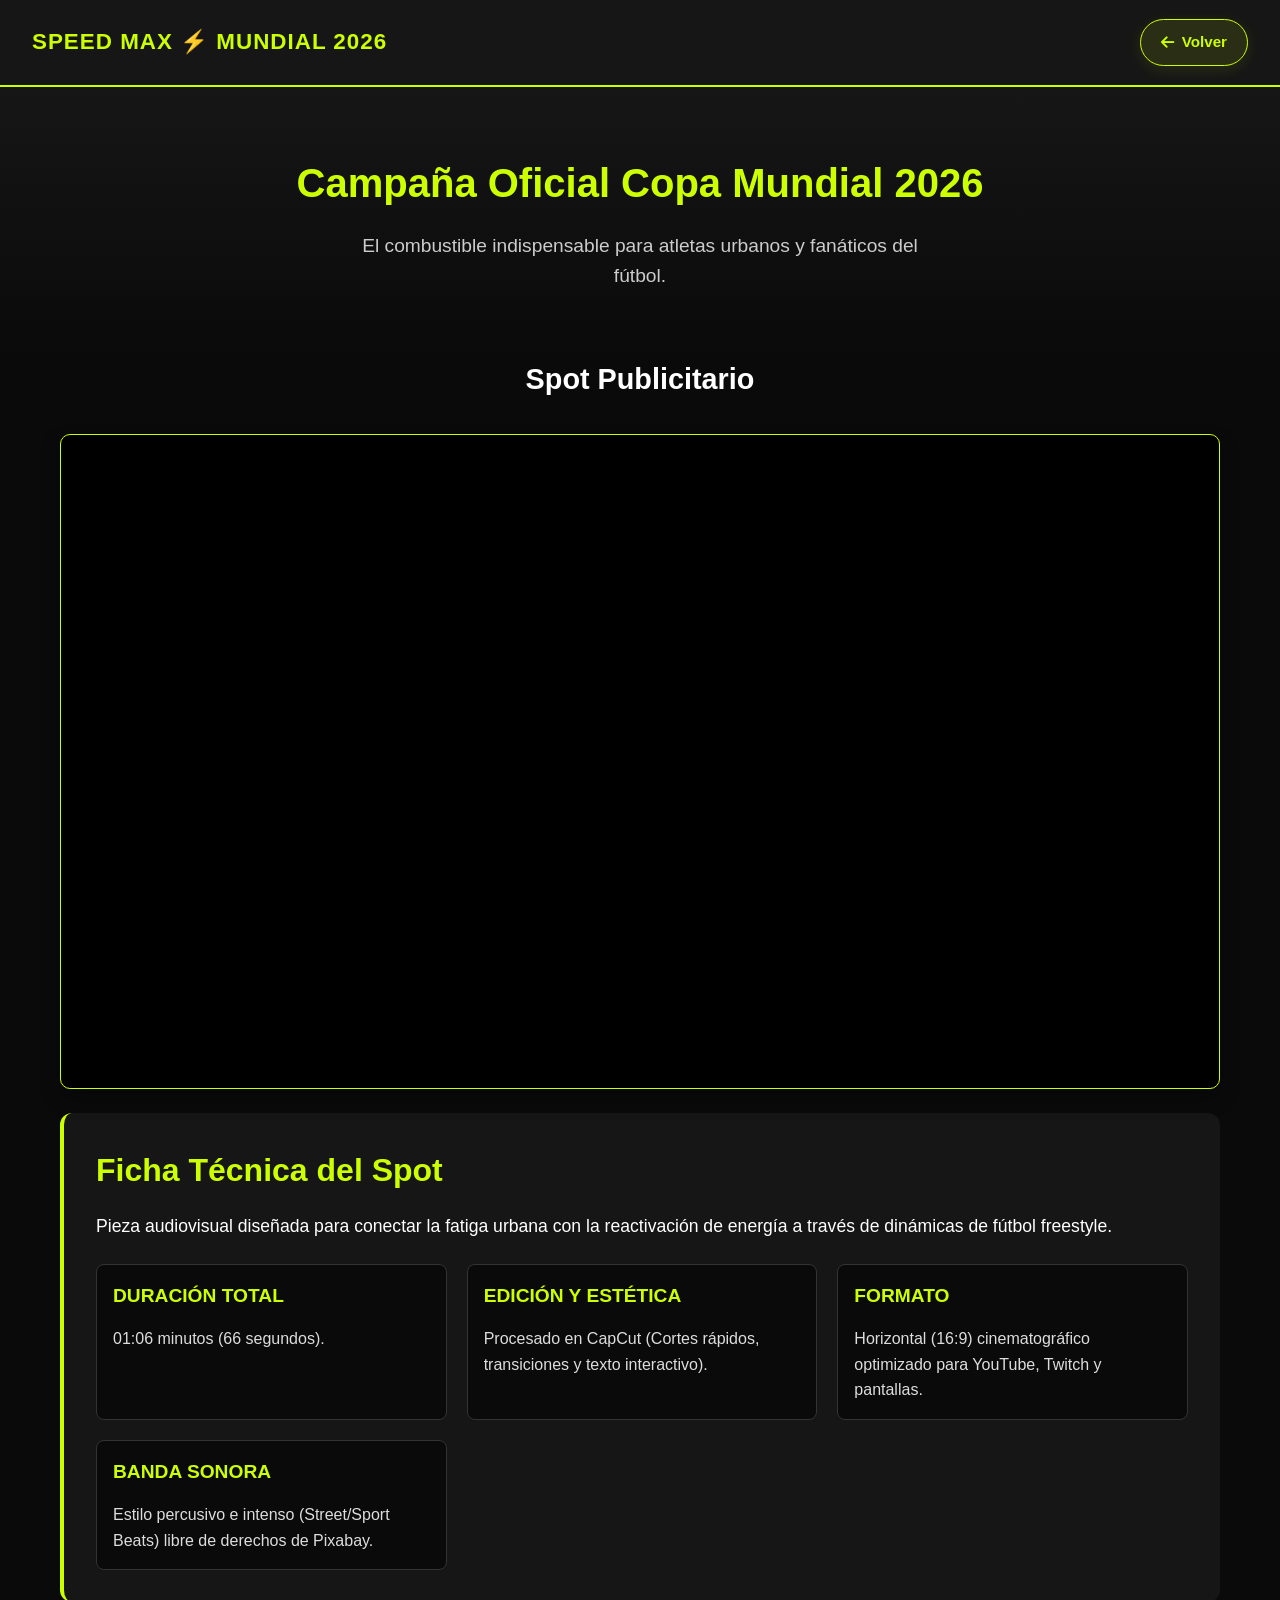
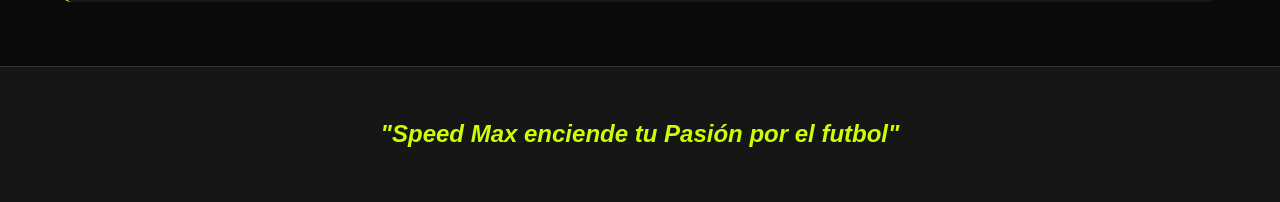
<file: cliente-speedmax.html>
<!DOCTYPE html>
<html lang="es">
<head>
    <meta charset="UTF-8">
    <meta name="viewport" content="width=device-width, initial-scale=1.0">
    <title>Speed Max - Mundial 2026</title>
    <!-- FontAwesome para el ícono de la flecha -->
    <link rel="stylesheet" href="https://cdnjs.cloudflare.com/ajax/libs/font-awesome/6.4.2/css/all.min.css">
    
    <style>

                    /* =========================================================
   CORRECCIONES RESPONSIVAS PARA MÓVILES (ANDROID & APPLE)
   ========================================================= */

/* Adaptación fluida de textos para Tablets */
@media screen and (max-width: 992px) {
    h1 { font-size: 2.2rem !important; }
    h2, .section-title { font-size: 1.8rem !important; }
    p, li { font-size: 1rem !important; }
}

/* Adaptación estricta para Teléfonos (Infinix, iPhone, etc.) */
@media screen and (max-width: 768px) {
    
    /* 1. TEXTOS: Reducción de tamaño obligatoria para móviles */
    h1 { font-size: 1.8rem !important; line-height: 1.2 !important; }
    h2, .section-title { font-size: 1.4rem !important; line-height: 1.3 !important; }
    h3 { font-size: 1.15rem !important; }
    p, li, span, a { font-size: 0.95rem !important; line-height: 1.5 !important; }

    /* 2. CENTRADO PERFECTO: Fuerza a que "Nuestro Equipo" y los portafolios se centren */
    .portfolio-grid, .info-grid, .gallery-grid, .team-grid {
        display: flex !important;
        flex-direction: column !important; /* Apila todo hacia abajo */
        align-items: center !important; /* Centra todo en el medio de la pantalla */
        justify-content: center !important;
        gap: 25px !important; /* 3. SEPARACIÓN: Soluciona las tarjetas pegadas */
    }

    /* Evita que las tarjetas se estiren feo hacia los lados y las centra */
    .client-card, .info-box, .image-card, .team-card, .audio-card {
        width: 100% !important;
        max-width: 360px !important; /* Ancho máximo para que se vea elegante en el cel */
        margin-left: auto !important;
        margin-right: auto !important;
        margin-bottom: 20px !important; /* Separación extra por si acaso */
        text-align: center !important; /* Centra textos e imágenes internas */
    }

    /* Solución específica para Willy Wonka (Audiocorp) */
    .audio-section {
        margin-bottom: 3rem !important; /* Separa el reproductor de las cajas de info */
        padding-left: 15px !important;
        padding-right: 15px !important;
    }

    .audio-card {
        padding: 20px 15px !important; /* Ajusta el padding para que el reproductor no se salga */
    }
}

/* Para teléfonos extremadamente pequeños */
@media screen and (max-width: 400px) {
    h1 { font-size: 1.5rem !important; }
    h2, .section-title { font-size: 1.25rem !important; }
}

        :root {
            --verde-limon: #CCFF00;
            --negro-absoluto: #0A0A0A;
            --verde-campo: #1B4D3E;
            --blanco-puro: #FFFFFF;
            --gris-oscuro: #161616;
        }

        * {
            margin: 0;
            padding: 0;
            box-sizing: border-box;
            font-family: 'Segoe UI', Tahoma, Geneva, Verdana, sans-serif;
        }

        body {
            background-color: var(--negro-absoluto);
            color: var(--blanco-puro);
            line-height: 1.6;
        }

        /* Header */
        header {
            background: var(--gris-oscuro);
            border-bottom: 2px solid var(--verde-limon);
            padding: 1.2rem 2rem;
            display: flex;
            justify-content: space-between;
            align-items: center;
        }

        .logo {
            font-size: 1.4rem;
            font-weight: bold;
            color: var(--verde-limon);
            letter-spacing: 1px;
        }

        /* Botón de Regreso Estilizado */
        .btn-volver {
            display: inline-flex;
            align-items: center;
            gap: 8px;
            background-color: rgba(204, 255, 0, 0.1);
            color: var(--verde-limon);
            border: 1px solid var(--verde-limon);
            padding: 10px 20px;
            border-radius: 50px; /* Estilo píldora moderno */
            text-decoration: none;
            font-size: 0.95rem;
            font-weight: 600;
            transition: all 0.3s ease;
            box-shadow: 0 4px 15px rgba(204, 255, 0, 0.1);
        }

        .btn-volver i {
            transition: transform 0.3s ease;
        }

        .btn-volver:hover {
            background-color: var(--verde-limon);
            color: var(--negro-absoluto);
            transform: translateY(-2px);
            box-shadow: 0 6px 20px rgba(204, 255, 0, 0.3);
        }

        /* Efecto de desplazamiento en la flecha al pasar el mouse */
        .btn-volver:hover i {
            transform: translateX(-4px);
        }

        /* Hero Section */
        .hero {
            text-align: center;
            padding: 4rem 1rem;
            background: linear-gradient(180deg, var(--gris-oscuro) 0%, var(--negro-absoluto) 100%);
        }

        .hero h1 {
            font-size: 2.5rem;
            color: var(--verde-limon);
            margin-bottom: 1rem;
        }

        .hero p {
            font-size: 1.2rem;
            color: #ccc;
            max-width: 600px;
            margin: 0 auto;
        }

        /* Sección del Video Publicitario */
        .video-section {
            max-width: 1000px;
            margin: 0 auto;
            padding: 0 2rem;
        }

        .video-container {
            position: relative;
            width: 100%;
            padding-bottom: 56.25%; /* Relación de aspecto 16:9 obligatoria */
            background-color: #000;
            border-radius: 12px;
            overflow: hidden;
            box-shadow: 0 8px 25px rgba(204, 255, 0, 0.2);
            border: 1px solid var(--verde-limon);
        }

        .video-container iframe,
        .video-container video {
            position: absolute;
            top: 0;
            left: 0;
            width: 100%;
            height: 100%;
            border: none;
        }

        .video-info {
            margin-top: 1.5rem;
            background: var(--gris-oscuro);
            padding: 2rem;
            border-radius: 12px;
            border-left: 4px solid var(--verde-limon);
        }

        .video-info h3 {
            color: var(--verde-limon);
            margin-bottom: 1rem;
            font-size: 2rem;
        }

        .video-info p {
            font-size: 1.1rem;
            color: #FFFFFF;
        }

        .specs-grid {
            display: grid;
            grid-template-columns: repeat(auto-fit, minmax(220px, 1fr));
            gap: 1.5rem;
            margin-top: 1.5rem;
        }

        .spec-card {
            background: var(--negro-absoluto);
            padding: 1rem;
            border-radius: 8px;
            border: 1px solid #333;
        }

        .spec-card h4 {
            color: var(--verde-limon);
            font-size: 1.2rem;
            text-transform: uppercase;
            margin-bottom: 0.9rem;
        }

        .spec-card p {
            font-size: 1rem;
            color: #ddd;
        }

        /* Footer / Cierre */
        footer {
            text-align: center;
            padding: 3rem 1rem;
            background: var(--gris-oscuro);
            border-top: 1px solid #333;
            margin-top: 4rem;
        }

        footer h2 {
            color: var(--verde-limon);
            font-size: 1.5rem;
            font-style: italic;
        }

        /* --- CONFIGURACIÓN UNIVERSAL RESPONSIVA --- */

:root {
    --max-ancho-contenedor: 1200px;
}

/* Reset global para evitar desbordamientos en móviles */
* {
    margin: 0;
    padding: 0;
    box-sizing: border-box;
}

body {
    font-family: 'Segoe UI', Tahoma, Geneva, Verdana, sans-serif;
    overflow-x: hidden; /* Evita el scroll horizontal molesto en teléfonos */
}

/* Imágenes y videos adaptables fluidos (Nunca se salen de la pantalla) */
img, video, iframe {
    max-width: 100%;
    height: auto;
    display: block;
}

/* Contenedores generales fluidos */
.container, .gallery-section, .video-section, .audio-section, .info-section {
    width: 100%;
    max-width: var(--max-ancho-contenedor);
    margin: 0 auto;
    padding-left: 20px;
    padding-right: 20px;
}

/* --- ADAPTABILIDAD AUTOMÁTICA EN GRID Y FLEXBOX --- */

/* Las cuadrículas (tarjetas, botones, portafolios) se acomodan solas según el espacio */
.contacto-grid-grande, 
.gallery-grid, 
.specs-grid, 
.info-grid {
    display: grid;
    grid-template-columns: repeat(auto-fit, minmax(280px, 1fr));
    gap: 20px;
}

/* --- MEDIA QUERIES (PUNTOS DE QUIEBRE PARA DISPOSITIVOS) --- */

/* Para Tablets y Laptops medianas (Pantallas menores a 992px) */
@media screen and (max-width: 992px) {
    header {
        padding: 1rem 1.5rem;
    }
    
    .hero h1 {
        font-size: 2.2rem !important;
    }

    .hero p {
        font-size: 1rem !important;
    }
}

/* Para Teléfonos Celulares (Pantallas menores a 768px) */
@media screen and (max-width: 768px) {
    /* Los encabezados pasan de estar en línea a apilarse verticalmente */
    header {
        flex-direction: column;
        gap: 15px;
        text-align: center;
    }

    .nexa-nav ul {
        flex-direction: column;
        gap: 10px;
    }

    /* Reducción de títulos grandes para que no rompan el diseño en iPhone o Android */
    .hero h1 {
        font-size: 1.8rem !important;
    }

    /* Las tarjetas ocupan el 100% del ancho del celular */
    .contacto-grid-grande, 
    .gallery-grid, 
    .specs-grid, 
    .info-grid {
        grid-template-columns: 1fr;
    }

    /* Márgenes internos más compactos para aprovechar la pantalla del móvil */
    .action-card, .image-content, .info-box, .audio-card {
        padding: 20px !important;
    }
}

/* Para Celulares muy pequeños (iPhone SE, dispositivos antiguos de menos de 480px) */
@media screen and (max-width: 480px) {
    .hero {
        padding: 2.5rem 1rem;
    }

    .hero h1 {
        font-size: 1.5rem !important;
    }

    .btn-volver, .btn-action {
        width: 100%;
        text-align: center;
        justify-content: center;
    }
}
    </style>
</head>
<body>

    <!-- Header con el botón de regreso estilizado -->
    <header>
        <div class="logo">SPEED MAX ⚡ MUNDIAL 2026</div>
        <a href="clientes.html" class="btn-volver">
            <i class="fas fa-arrow-left"></i> Volver
        </a>
    </header>

    <!-- Hero -->
    <section class="hero">
        <h1>Campaña Oficial Copa Mundial 2026</h1>
        <p>El combustible indispensable para atletas urbanos y fanáticos del fútbol.</p>
    </section>

    <!-- Sección del Video Publicitario -->
    <section class="video-section">
        <h2 style="margin-bottom: 2rem; font-size: 1.8rem; text-align: center;">Spot Publicitario</h2>
        
        <!-- Contenedor responsivo para el video -->
        <div class="video-container" style="position: relative; padding-bottom: 56.25%; height: 0; overflow: hidden; max-width: 100%; border-radius: 10px; box-shadow: 0 10px 20px rgba(0,0,0,0.3);">   
            <iframe width="560" height="315" src="https://www.youtube.com/embed/5Bb_pyplr_I?si=JqHZpeUqrCmZVcEi" title="YouTube video player" frameborder="0" allow="accelerometer; autoplay; clipboard-write; encrypted-media; gyroscope; picture-in-picture; web-share" referrerpolicy="strict-origin-when-cross-origin" allowfullscreen></iframe>
        </div>

        <!-- Ficha Técnica y Detalles del Video -->
        <div class="video-info">
            <h3>Ficha Técnica del Spot</h3>
            <p>Pieza audiovisual diseñada para conectar la fatiga urbana con la reactivación de energía a través de dinámicas de fútbol freestyle.</p>
            
            <div class="specs-grid">
                <div class="spec-card">
                    <h4>Duración Total</h4>
                    <p>01:06 minutos (66 segundos).</p>
                </div>
                <div class="spec-card">
                    <h4>Edición y Estética</h4>
                    <p>Procesado en CapCut (Cortes rápidos, transiciones y texto interactivo).</p>
                </div>
                <div class="spec-card">
                    <h4>Formato</h4>
                    <p>Horizontal (16:9) cinematográfico optimizado para YouTube, Twitch y pantallas.</p>
                </div>
                <div class="spec-card">
                    <h4>Banda Sonora</h4>
                    <p>Estilo percusivo e intenso (Street/Sport Beats) libre de derechos de Pixabay.</p>
                </div>
            </div>
        </div>
    </section>

    <!-- Cierre de Marca -->
    <footer>
        <h2>"Speed Max enciende tu Pasión por el futbol"</h2>
    </footer>

</body>
</html>
</file>
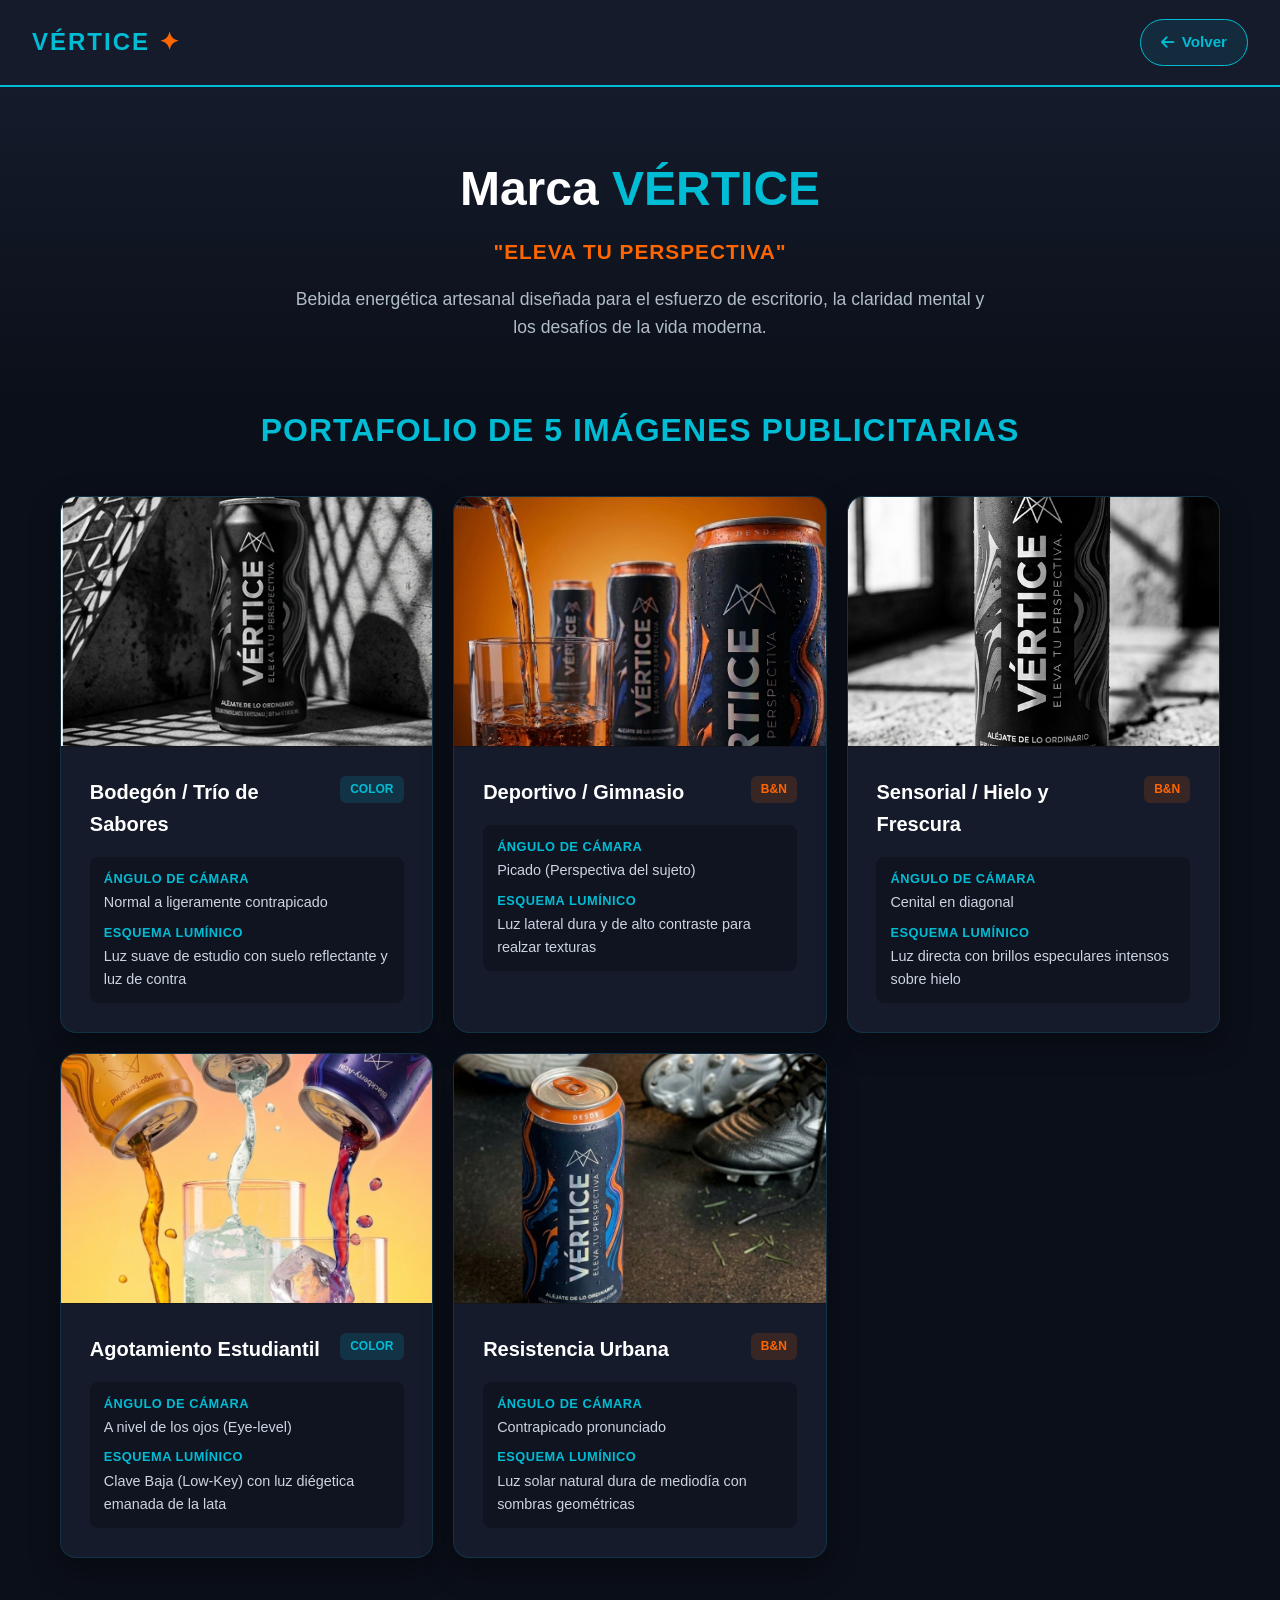
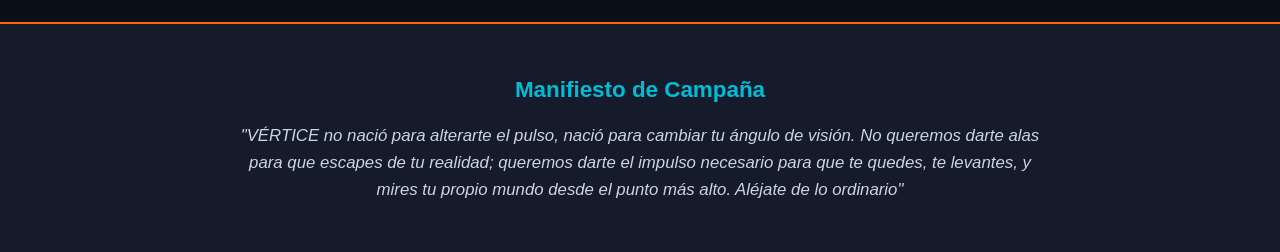
<file: cliente-vertice.html>
<!DOCTYPE html>
<html lang="es">
<head>
    <meta charset="UTF-8">
    <meta name="viewport" content="width=device-width, initial-scale=1.0">
    <title>VÉRTICE - Portafolio de Lanzamiento</title>
    <!-- FontAwesome para íconos -->
    <link rel="stylesheet" href="https://cdnjs.cloudflare.com/ajax/libs/font-awesome/6.4.2/css/all.min.css">
    
    <style>

                    /* =========================================================
   CORRECCIONES RESPONSIVAS PARA MÓVILES (ANDROID & APPLE)
   ========================================================= */

/* Adaptación fluida de textos para Tablets */
@media screen and (max-width: 992px) {
    h1 { font-size: 2.2rem !important; }
    h2, .section-title { font-size: 1.8rem !important; }
    p, li { font-size: 1rem !important; }
}

/* Adaptación estricta para Teléfonos (Infinix, iPhone, etc.) */
@media screen and (max-width: 768px) {
    
    /* 1. TEXTOS: Reducción de tamaño obligatoria para móviles */
    h1 { font-size: 1.8rem !important; line-height: 1.2 !important; }
    h2, .section-title { font-size: 1.4rem !important; line-height: 1.3 !important; }
    h3 { font-size: 1.15rem !important; }
    p, li, span, a { font-size: 0.95rem !important; line-height: 1.5 !important; }

    /* 2. CENTRADO PERFECTO: Fuerza a que "Nuestro Equipo" y los portafolios se centren */
    .portfolio-grid, .info-grid, .gallery-grid, .team-grid {
        display: flex !important;
        flex-direction: column !important; /* Apila todo hacia abajo */
        align-items: center !important; /* Centra todo en el medio de la pantalla */
        justify-content: center !important;
        gap: 25px !important; /* 3. SEPARACIÓN: Soluciona las tarjetas pegadas */
    }

    /* Evita que las tarjetas se estiren feo hacia los lados y las centra */
    .client-card, .info-box, .image-card, .team-card, .audio-card {
        width: 100% !important;
        max-width: 360px !important; /* Ancho máximo para que se vea elegante en el cel */
        margin-left: auto !important;
        margin-right: auto !important;
        margin-bottom: 20px !important; /* Separación extra por si acaso */
        text-align: center !important; /* Centra textos e imágenes internas */
    }

    /* Solución específica para Willy Wonka (Audiocorp) */
    .audio-section {
        margin-bottom: 3rem !important; /* Separa el reproductor de las cajas de info */
        padding-left: 15px !important;
        padding-right: 15px !important;
    }

    .audio-card {
        padding: 20px 15px !important; /* Ajusta el padding para que el reproductor no se salga */
    }
}

/* Para teléfonos extremadamente pequeños */
@media screen and (max-width: 400px) {
    h1 { font-size: 1.5rem !important; }
    h2, .section-title { font-size: 1.25rem !important; }
}

        :root {
            --vertice-azul: #0056b3;
            --vertice-cian: #00bcd4;
            --vertice-naranja: #ff6600;
            --vertice-negro: #0b0f19;
            --vertice-gris: #151b2b;
            --vertice-blanco: #ffffff;
        }

        * {
            margin: 0;
            padding: 0;
            box-sizing: border-box;
            font-family: 'Segoe UI', Tahoma, Geneva, Verdana, sans-serif;
        }

        body {
            background-color: var(--vertice-negro);
            color: var(--vertice-blanco);
            line-height: 1.6;
        }

        /* Header */
        header {
            background: var(--vertice-gris);
            border-bottom: 2px solid var(--vertice-cian);
            padding: 1.2rem 2rem;
            display: flex;
            justify-content: space-between;
            align-items: center;
        }

        .logo {
            font-size: 1.5rem;
            font-weight: 800;
            color: var(--vertice-cian);
            letter-spacing: 2px;
        }

        .logo span {
            color: var(--vertice-naranja);
        }

        /* Botón de Regreso Estilizado */
        .btn-volver {
            display: inline-flex;
            align-items: center;
            gap: 8px;
            background-color: rgba(0, 188, 212, 0.1);
            color: var(--vertice-cian);
            border: 1px solid var(--vertice-cian);
            padding: 10px 20px;
            border-radius: 50px;
            text-decoration: none;
            font-size: 0.95rem;
            font-weight: 600;
            transition: all 0.3s ease;
        }

        .btn-volver:hover {
            background-color: var(--vertice-cian);
            color: var(--vertice-negro);
            transform: translateY(-2px);
            box-shadow: 0 6px 20px rgba(0, 188, 212, 0.3);
        }

        .btn-volver:hover i {
            transform: translateX(-4px);
        }

        .btn-volver i {
            transition: transform 0.3s ease;
        }

        /* Hero Section */
        .hero {
            text-align: center;
            padding: 4rem 2rem;
            background: linear-gradient(180deg, var(--vertice-gris) 0%, var(--vertice-negro) 100%);
        }

        .hero h1 {
            font-size: 3rem;
            color: var(--vertice-blanco);
            margin-bottom: 0.5rem;
        }

        .hero h1 span {
            color: var(--vertice-cian);
        }

        .slogan {
            font-size: 1.3rem;
            color: var(--vertice-naranja);
            font-weight: 600;
            margin-bottom: 1rem;
            text-transform: uppercase;
            letter-spacing: 1px;
        }

        .hero p {
            font-size: 1.1rem;
            color: #b0bec5;
            max-width: 700px;
            margin: 0 auto;
        }

        /* Sección de Galería / Tarjetas de Imágenes */
        .gallery-section {
            max-width: 1200px;
            margin: 0 auto;
            padding: 0 1.5rem;
        }

        .section-title {
            text-align: center;
            font-size: 2rem;
            color: var(--vertice-cian);
            margin-bottom: 2.5rem;
            text-transform: uppercase;
            letter-spacing: 1px;
        }

        .gallery-grid {
            display: grid;
            grid-template-columns: repeat(auto-fit, minmax(340px, 1fr));
            gap: 2rem;
        }

        .image-card {
            background: var(--vertice-gris);
            border-radius: 16px;
            overflow: hidden;
            border: 1px solid rgba(0, 188, 212, 0.15);
            box-shadow: 0 10px 30px rgba(0,0,0,0.4);
            display: flex;
            flex-direction: column;
            transition: transform 0.3s ease, border-color 0.3s ease;
        }

        .image-card:hover {
            transform: translateY(-6px);
            border-color: var(--vertice-cian);
        }

        /* Contenedor de la imagen optimizado para mostrarse completa */
        .image-container {
            width: 100%;
            height: 250px;
            background: #070a10;
            position: relative;
            overflow: hidden;
            display: flex;
            align-items: center;
            justify-content: center;
            border-bottom: 1px solid rgba(255,255,255,0.05);
        }

        .image-container img {
            width: 100%;
            height: 100%;
            object-fit: cover; /* Asegura que cubra el espacio estéticamente sin deformarse */
            transition: transform 0.5s ease;
        }

        .image-card:hover .image-container img {
            transform: scale(1.03); /* Sutil zoom de calidad al pasar el mouse */
        }

        /* Texto por defecto si no hay foto cargada aún */
        .placeholder-text {
            color: #4a5568;
            font-size: 0.9rem;
            font-weight: 500;
        }

        /* Contenido de la tarjeta rediseñado para orden visual limpio */
        .image-content {
            padding: 1.8rem;
            display: flex;
            flex-direction: column;
            gap: 12px;
            flex-grow: 1;
        }

        .card-header-flex {
            display: flex;
            justify-content: space-between;
            align-items: flex-start;
            gap: 10px;
        }

        .image-content h3 {
            color: var(--vertice-blanco);
            font-size: 1.25rem;
            font-weight: 700;
        }

        .badge {
            display: inline-block;
            background: rgba(0, 188, 212, 0.15);
            color: var(--vertice-cian);
            padding: 4px 10px;
            border-radius: 6px;
            font-size: 0.75rem;
            font-weight: 700;
            text-transform: uppercase;
            white-space: nowrap;
        }

        .badge.bn {
            background: rgba(255, 102, 0, 0.15);
            color: var(--vertice-naranja);
        }

        .details-box {
            background: rgba(0, 0, 0, 0.25);
            padding: 12px 14px;
            border-radius: 8px;
            display: flex;
            flex-direction: column;
            gap: 8px;
            margin-top: 5px;
        }

        .detail-row {
            font-size: 0.9rem;
            display: flex;
            flex-direction: column;
            gap: 2px;
        }

        .detail-row strong {
            color: var(--vertice-cian);
            font-size: 0.8rem;
            text-transform: uppercase;
            letter-spacing: 0.5px;
        }

        .detail-row span {
            color: #cbd5e1;
        }

        /* Footer / Manifiesto */
        footer {
            background: var(--vertice-gris);
            text-align: center;
            padding: 3rem 2rem;
            border-top: 2px solid var(--vertice-naranja);
            margin-top: 4rem;
        }

        footer h3 {
            color: var(--vertice-cian);
            margin-bottom: 1rem;
            font-size: 1.4rem;
        }

        footer p {
            max-width: 800px;
            margin: 0 auto;
            color: #cbd5e1;
            font-style: italic;
            font-size: 1.05rem;
        }

        /* --- CONFIGURACIÓN UNIVERSAL RESPONSIVA --- */

:root {
    --max-ancho-contenedor: 1200px;
}

/* Reset global para evitar desbordamientos en móviles */
* {
    margin: 0;
    padding: 0;
    box-sizing: border-box;
}

body {
    font-family: 'Segoe UI', Tahoma, Geneva, Verdana, sans-serif;
    overflow-x: hidden; /* Evita el scroll horizontal molesto en teléfonos */
}

/* Imágenes y videos adaptables fluidos (Nunca se salen de la pantalla) */
img, video, iframe {
    max-width: 100%;
    height: auto;
    display: block;
}

/* Contenedores generales fluidos */
.container, .gallery-section, .video-section, .audio-section, .info-section {
    width: 100%;
    max-width: var(--max-ancho-contenedor);
    margin: 0 auto;
    padding-left: 20px;
    padding-right: 20px;
}

/* --- ADAPTABILIDAD AUTOMÁTICA EN GRID Y FLEXBOX --- */

/* Las cuadrículas (tarjetas, botones, portafolios) se acomodan solas según el espacio */
.contacto-grid-grande, 
.gallery-grid, 
.specs-grid, 
.info-grid {
    display: grid;
    grid-template-columns: repeat(auto-fit, minmax(280px, 1fr));
    gap: 20px;
}

/* --- MEDIA QUERIES (PUNTOS DE QUIEBRE PARA DISPOSITIVOS) --- */

/* Para Tablets y Laptops medianas (Pantallas menores a 992px) */
@media screen and (max-width: 992px) {
    header {
        padding: 1rem 1.5rem;
    }
    
    .hero h1 {
        font-size: 2.2rem !important;
    }

    .hero p {
        font-size: 1rem !important;
    }
}

/* Para Teléfonos Celulares (Pantallas menores a 768px) */
@media screen and (max-width: 768px) {
    /* Los encabezados pasan de estar en línea a apilarse verticalmente */
    header {
        flex-direction: column;
        gap: 15px;
        text-align: center;
    }

    .nexa-nav ul {
        flex-direction: column;
        gap: 10px;
    }

    /* Reducción de títulos grandes para que no rompan el diseño en iPhone o Android */
    .hero h1 {
        font-size: 1.8rem !important;
    }

    /* Las tarjetas ocupan el 100% del ancho del celular */
    .contacto-grid-grande, 
    .gallery-grid, 
    .specs-grid, 
    .info-grid {
        grid-template-columns: 1fr;
    }

    /* Márgenes internos más compactos para aprovechar la pantalla del móvil */
    .action-card, .image-content, .info-box, .audio-card {
        padding: 20px !important;
    }
}

/* Para Celulares muy pequeños (iPhone SE, dispositivos antiguos de menos de 480px) */
@media screen and (max-width: 480px) {
    .hero {
        padding: 2.5rem 1rem;
    }

    .hero h1 {
        font-size: 1.5rem !important;
    }

    .btn-volver, .btn-action {
        width: 100%;
        text-align: center;
        justify-content: center;
    }
}
    </style>
</head>
<body>

    <!-- Header -->
    <header>
        <div class="logo">VÉRTICE <span>✦</span></div>
        <a href="clientes.html" class="btn-volver">
            <i class="fas fa-arrow-left"></i> Volver
        </a>
    </header>

    <!-- Hero Section -->
    <section class="hero">
        <h1>Marca <span>VÉRTICE</span></h1>
        <div class="slogan">"Eleva tu perspectiva"</div>
        <p>Bebida energética artesanal diseñada para el esfuerzo de escritorio, la claridad mental y los desafíos de la vida moderna.</p>
    </section>

    <!-- Sección de las 5 Imágenes Publicitarias -->
    <section class="gallery-section">
        <h2 class="section-title">Portafolio de 5 Imágenes Publicitarias</h2>
        
        <div class="gallery-grid">
            
            <!-- Tarjeta 1 -->
            <div class="image-card">
                <div class="image-container">
                    <!-- Cuando coloques tu imagen real, cambia esto por: <img src="a color 1.png" alt="Bodegón"> -->
                    <img src="vertice5.png">
                </div>
                <div class="image-content">
                    <div class="card-header-flex">
                        <h3>Bodegón / Trío de Sabores</h3>
                        <span class="badge">Color</span>
                    </div>
                    <div class="details-box">
                        <div class="detail-row">
                            <strong>Ángulo de Cámara</strong>
                            <span>Normal a ligeramente contrapicado</span>
                        </div>
                        <div class="detail-row">
                            <strong>Esquema Lumínico</strong>
                            <span>Luz suave de estudio con suelo reflectante y luz de contra</span>
                        </div>
                    </div>
                </div>
            </div>

            <!-- Tarjeta 2 -->
            <div class="image-card">
                <div class="image-container">
                    <img src="vertice3.png">
                </div>
                <div class="image-content">
                    <div class="card-header-flex">
                        <h3>Deportivo / Gimnasio</h3>
                        <span class="badge bn">B&N</span>
                    </div>
                    <div class="details-box">
                        <div class="detail-row">
                            <strong>Ángulo de Cámara</strong>
                            <span>Picado (Perspectiva del sujeto)</span>
                        </div>
                        <div class="detail-row">
                            <strong>Esquema Lumínico</strong>
                            <span>Luz lateral dura y de alto contraste para realzar texturas</span>
                        </div>
                    </div>
                </div>
            </div>

            <!-- Tarjeta 3 -->
            <div class="image-card">
                <div class="image-container">
                     <img src="vertice4.png" alt="">
                </div>
                <div class="image-content">
                    <div class="card-header-flex">
                        <h3>Sensorial / Hielo y Frescura</h3>
                        <span class="badge bn">B&N</span>
                    </div>
                    <div class="details-box">
                        <div class="detail-row">
                            <strong>Ángulo de Cámara</strong>
                            <span>Cenital en diagonal</span>
                        </div>
                        <div class="detail-row">
                            <strong>Esquema Lumínico</strong>
                            <span>Luz directa con brillos especulares intensos sobre hielo</span>
                        </div>
                    </div>
                </div>
            </div>

            <!-- Tarjeta 4 -->
            <div class="image-card">
                <div class="image-container">
                    <img src="vertice2.png" alt="">
                </div>
                <div class="image-content">
                    <div class="card-header-flex">
                        <h3>Agotamiento Estudiantil</h3>
                        <span class="badge">Color</span>
                    </div>
                    <div class="details-box">
                        <div class="detail-row">
                            <strong>Ángulo de Cámara</strong>
                            <span>A nivel de los ojos (Eye-level)</span>
                        </div>
                        <div class="detail-row">
                            <strong>Esquema Lumínico</strong>
                            <span>Clave Baja (Low-Key) con luz diégetica emanada de la lata</span>
                        </div>
                    </div>
                </div>
            </div>

            <!-- Tarjeta 5 -->
            <div class="image-card">
                <div class="image-container">
                    <img src="vertice1.png" alt="">
                </div>
                <div class="image-content">
                    <div class="card-header-flex">
                        <h3>Resistencia Urbana</h3>
                        <span class="badge bn">B&N</span>
                    </div>
                    <div class="details-box">
                        <div class="detail-row">
                            <strong>Ángulo de Cámara</strong>
                            <span>Contrapicado pronunciado</span>
                        </div>
                        <div class="detail-row">
                            <strong>Esquema Lumínico</strong>
                            <span>Luz solar natural dura de mediodía con sombras geométricas</span>
                        </div>
                    </div>
                </div>
            </div>

        </div>
    </section>

    <!-- Footer / Manifiesto -->
    <footer>
        <h3>Manifiesto de Campaña</h3>
        <p>"VÉRTICE no nació para alterarte el pulso, nació para cambiar tu ángulo de visión. No queremos darte alas para que escapes de tu realidad; queremos darte el impulso necesario para que te quedes, te levantes, y mires tu propio mundo desde el punto más alto. Aléjate de lo ordinario"</p>
    </footer>

</body>
</html>
</file>
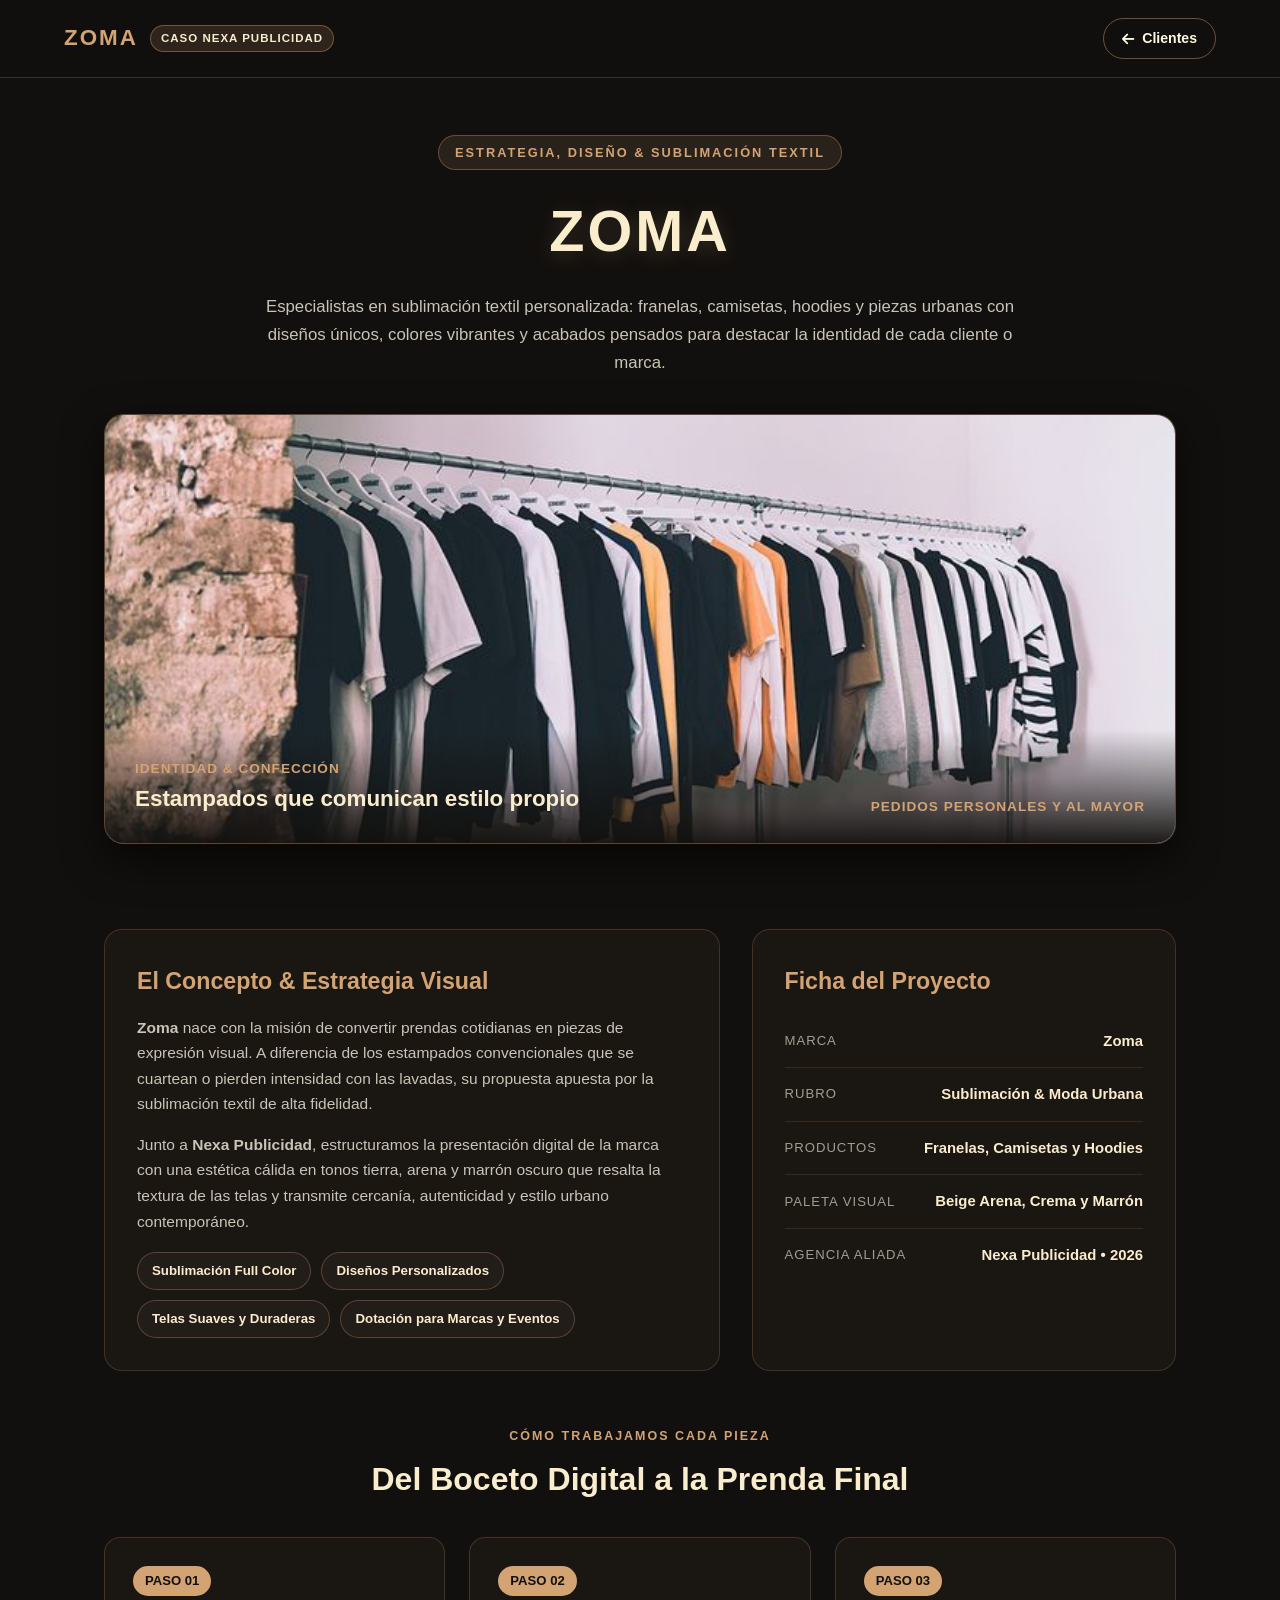
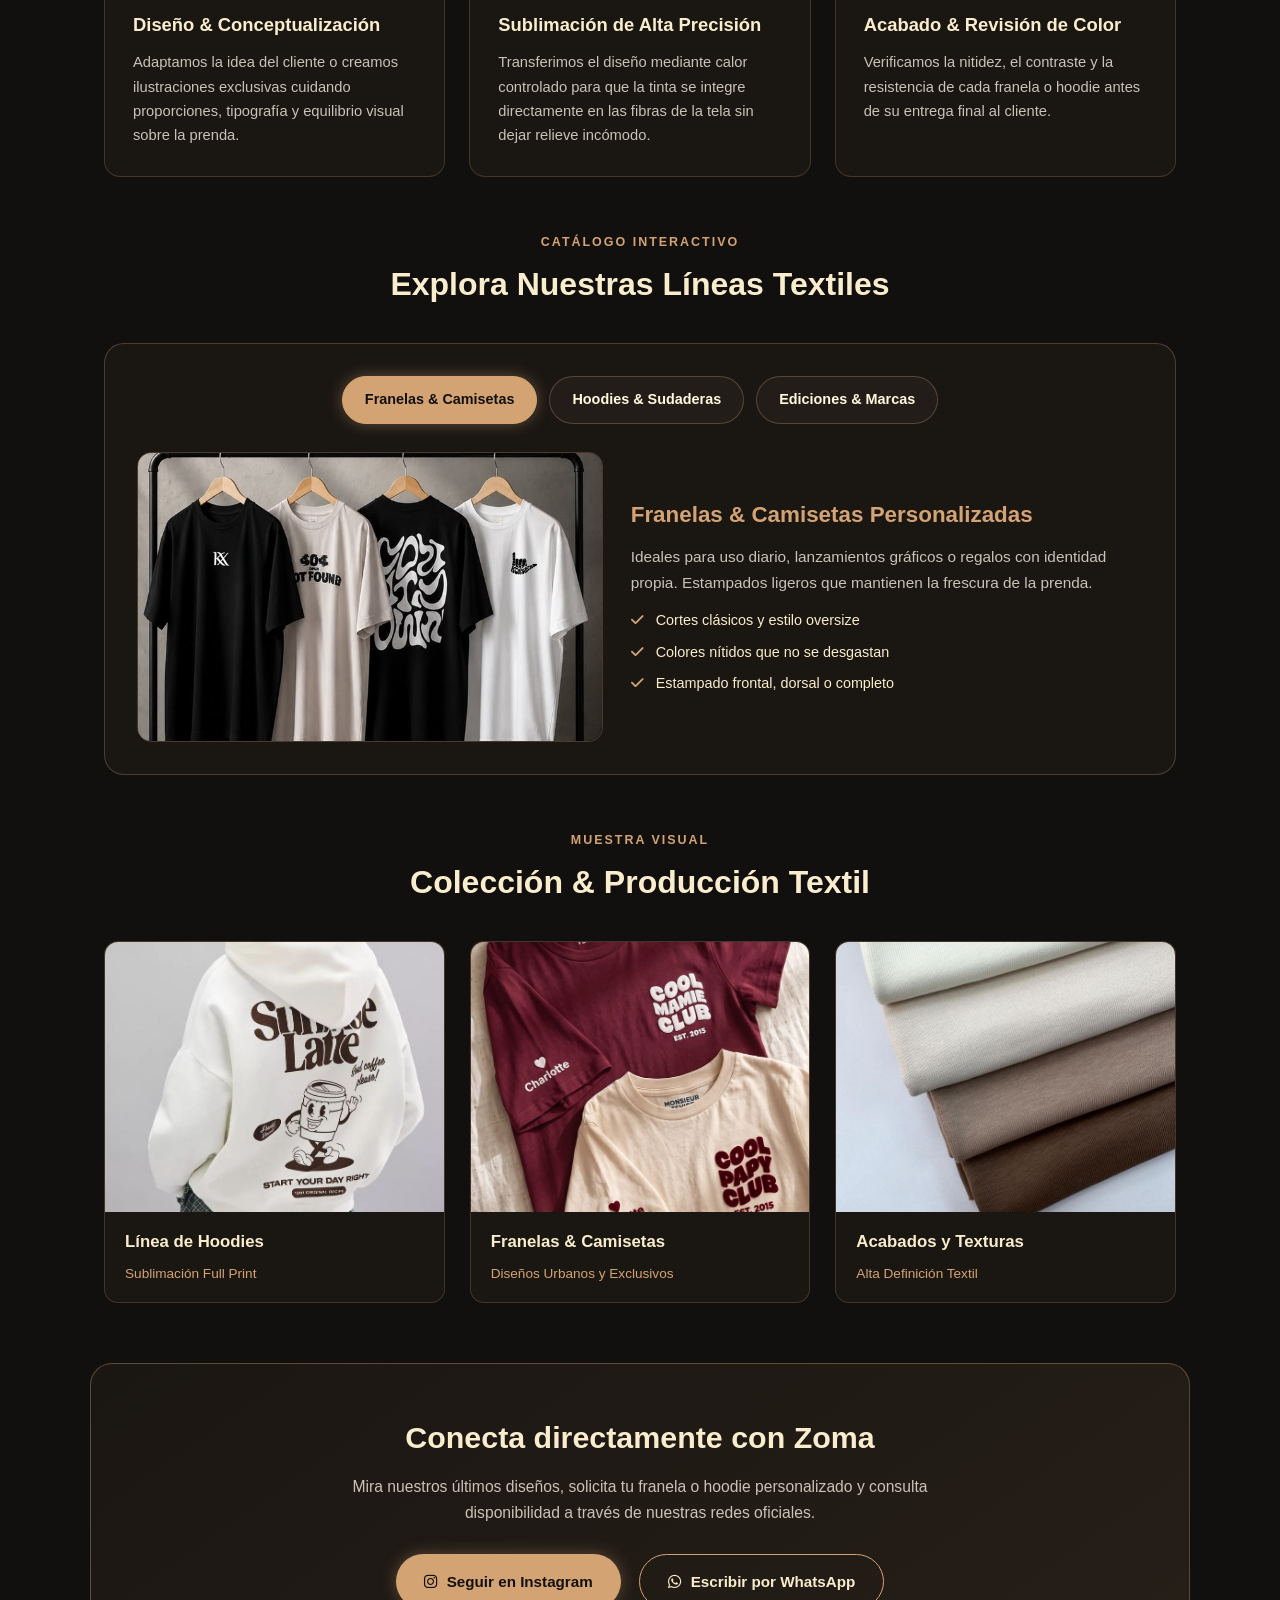
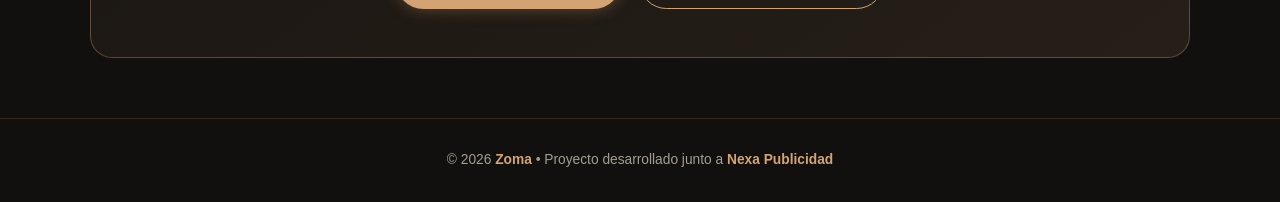
<file: CLIENTE-ZOMA.HTML>
<!DOCTYPE html>
<html lang="es">
<head>
    <meta charset="UTF-8">
    <meta name="viewport" content="width=device-width, initial-scale=1.0">
    <title>Caso de Éxito: Zoma | Nexa Publicidad</title>
    <!-- Iconos de FontAwesome -->
    <link rel="stylesheet" href="https://cdnjs.cloudflare.com/ajax/libs/font-awesome/6.4.0/css/all.min.css">
    
    <style>
        /* ==========================================================
           VARIABLES Y ESTILOS BASE - ZOMA (TONOS BEIGE & MARRONES)
           ========================================================== */
        :root {
            --bg-dark: #12100e;            /* Fondo oscuro cálido */
            --card-bg: #1a1612;            /* Fondo de tarjetas en tono marrón oscuro */
            --card-bg-alt: #221d18;        /* Tono marrón intermedio para contraste */
            --accent-color: #d4a373;       /* Tono principal: Beige/Arena elegante */
            --accent-light: #faedcd;       /* Tono crema claro para títulos */
            --text-main: #fefae0;          /* Texto principal marfil suave */
            --text-muted: #c9c3b8;         /* Texto secundario cálido */
        }

        * {
            margin: 0;
            padding: 0;
            box-sizing: border-box;
            font-family: 'Segoe UI', Roboto, Helvetica, Arial, sans-serif;
        }

        html {
            scroll-behavior: smooth;
        }

        body {
            background-color: var(--bg-dark);
            color: var(--text-main);
            line-height: 1.65;
            overflow-x: hidden;
        }

        /* ==========================================================
           BARRA DE NAVEGACIÓN SUPERIOR
           ========================================================== */
        header {
            position: fixed;
            top: 0;
            width: 100%;
            background: rgba(18, 16, 14, 0.92);
            backdrop-filter: blur(10px);
            border-bottom: 1px solid rgba(212, 163, 115, 0.22);
            padding: 18px 5%;
            display: flex;
            justify-content: space-between;
            align-items: center;
            z-index: 1000;
            gap: 15px;
            flex-wrap: wrap;
        }

        .brand-wrap {
            display: flex;
            align-items: center;
            gap: 12px;
        }

        .logo {
            font-size: 1.4rem;
            font-weight: 900;
            color: var(--accent-color);
            letter-spacing: 2px;
            text-decoration: none;
            text-transform: uppercase;
        }

        .badge-nexa {
            background: rgba(212, 163, 115, 0.15);
            border: 1px solid rgba(212, 163, 115, 0.4);
            color: var(--accent-light);
            font-size: 0.72rem;
            font-weight: 700;
            padding: 3px 10px;
            border-radius: 20px;
            letter-spacing: 1px;
            text-transform: uppercase;
        }

        .btn-volver {
            color: var(--text-main);
            text-decoration: none;
            font-size: 0.88rem;
            font-weight: bold;
            padding: 8px 18px;
            border: 1px solid rgba(212, 163, 115, 0.45);
            border-radius: 25px;
            transition: all 0.3s ease;
            display: inline-flex;
            align-items: center;
            gap: 8px;
        }

        .btn-volver:hover {
            background: var(--accent-color);
            color: #12100e;
            box-shadow: 0 0 15px rgba(212, 163, 115, 0.45);
        }

        /* ==========================================================
           HERO DEL PROYECTO (ZOMA)
           ========================================================== */
        .project-hero {
            padding: 135px 5% 50px 5%;
            max-width: 1200px;
            margin: 0 auto;
            text-align: center;
        }

        .project-tag {
            display: inline-block;
            color: var(--accent-color);
            font-size: 0.8rem;
            font-weight: bold;
            letter-spacing: 2px;
            text-transform: uppercase;
            background: rgba(212, 163, 115, 0.12);
            padding: 6px 16px;
            border-radius: 20px;
            border: 1px solid rgba(212, 163, 115, 0.35);
            margin-bottom: 14px;
        }

        .project-hero h1 {
            font-size: 3.6rem;
            font-weight: 900;
            letter-spacing: 3px;
            margin-bottom: 14px;
            text-transform: uppercase;
            color: var(--accent-light);
            text-shadow: 0 4px 20px rgba(212, 163, 115, 0.2);
        }

        .project-hero p {
            color: var(--text-muted);
            max-width: 760px;
            margin: 0 auto 38px auto;
            font-size: 1.05rem;
        }

        .hero-banner {
            width: 100%;
            height: 430px;
            border-radius: 20px;
            overflow: hidden;
            border: 1px solid rgba(212, 163, 115, 0.35);
            box-shadow: 0 15px 40px rgba(0, 0, 0, 0.65);
            background: var(--card-bg);
            position: relative;
        }

        .hero-banner img {
            width: 100%;
            height: 100%;
            object-fit: cover;
            display: block;
        }

        .banner-overlay-info {
            position: absolute;
            bottom: 0;
            left: 0;
            right: 0;
            background: linear-gradient(to top, rgba(18, 16, 14, 0.95), transparent);
            padding: 25px 30px;
            text-align: left;
            display: flex;
            justify-content: space-between;
            align-items: flex-end;
            flex-wrap: wrap;
            gap: 15px;
        }

        .banner-overlay-info span {
            color: var(--accent-color);
            font-size: 0.85rem;
            font-weight: 700;
            letter-spacing: 1px;
            text-transform: uppercase;
        }

        .banner-overlay-info h2 {
            color: var(--accent-light);
            font-size: 1.4rem;
        }

        /* ==========================================================
           DETALLES, PROPUESTA DE VALOR Y FICHA TÉCNICA
           ========================================================== */
        .project-details {
            max-width: 1200px;
            margin: 35px auto;
            padding: 0 5%;
            display: grid;
            grid-template-columns: 1.45fr 1fr;
            gap: 32px;
        }

        .detail-card {
            background: var(--card-bg);
            border: 1px solid rgba(212, 163, 115, 0.2);
            border-radius: 18px;
            padding: 32px;
        }

        .detail-card h2 {
            color: var(--accent-color);
            font-size: 1.45rem;
            margin-bottom: 14px;
        }

        .detail-card p {
            color: var(--text-muted);
            margin-bottom: 15px;
            font-size: 0.97rem;
        }

        .value-pills {
            display: flex;
            flex-wrap: wrap;
            gap: 10px;
            margin-top: 18px;
        }

        .value-pill {
            background: var(--card-bg-alt);
            border: 1px solid rgba(212, 163, 115, 0.3);
            color: var(--accent-light);
            padding: 7px 14px;
            border-radius: 20px;
            font-size: 0.83rem;
            font-weight: 600;
        }

        /* Lista de metadatos */
        .meta-list {
            list-style: none;
        }

        .meta-list li {
            padding: 14px 0;
            border-bottom: 1px solid rgba(212, 163, 115, 0.15);
            display: flex;
            justify-content: space-between;
            align-items: center;
            gap: 12px;
        }

        .meta-list li:last-child {
            border-bottom: none;
        }

        .meta-label {
            color: #a39e93;
            font-size: 0.82rem;
            text-transform: uppercase;
            letter-spacing: 1px;
        }

        .meta-value {
            color: var(--accent-light);
            font-weight: bold;
            font-size: 0.93rem;
            text-align: right;
        }

        /* ==========================================================
           PROCESO DE PRODUCCIÓN TEXTIL (3 PASOS)
           ========================================================== */
        .process-section {
            max-width: 1200px;
            margin: 55px auto;
            padding: 0 5%;
        }

        .section-heading {
            text-align: center;
            margin-bottom: 32px;
        }

        .section-heading span {
            color: var(--accent-color);
            font-size: 0.78rem;
            font-weight: 800;
            letter-spacing: 2px;
            text-transform: uppercase;
            display: block;
            margin-bottom: 6px;
        }

        .section-heading h2 {
            font-size: 2rem;
            color: var(--accent-light);
        }

        .process-grid {
            display: grid;
            grid-template-columns: repeat(3, 1fr);
            gap: 24px;
        }

        .process-card {
            background: var(--card-bg);
            border: 1px solid rgba(212, 163, 115, 0.22);
            border-radius: 16px;
            padding: 28px;
            transition: transform 0.3s ease, border-color 0.3s ease;
        }

        .process-card:hover {
            transform: translateY(-4px);
            border-color: var(--accent-color);
        }

        .step-number {
            display: inline-block;
            background: var(--accent-color);
            color: var(--bg-dark);
            font-weight: 900;
            font-size: 0.82rem;
            padding: 4px 12px;
            border-radius: 20px;
            margin-bottom: 14px;
        }

        .process-card h3 {
            color: var(--accent-light);
            font-size: 1.15rem;
            margin-bottom: 10px;
        }

        .process-card p {
            color: var(--text-muted);
            font-size: 0.92rem;
        }

        /* ==========================================================
           SELECTOR INTERACTIVO DE CATÁLOGO (PURO HTML + CSS)
           ========================================================== */
        .catalog-interactive {
            max-width: 1200px;
            margin: 55px auto;
            padding: 0 5%;
        }

        .catalog-box {
            background: var(--card-bg);
            border: 1px solid rgba(212, 163, 115, 0.28);
            border-radius: 20px;
            padding: 32px;
        }

        .catalog-box input[type="radio"] {
            display: none;
        }

        .catalog-tabs {
            display: flex;
            justify-content: center;
            flex-wrap: wrap;
            gap: 12px;
            margin-bottom: 28px;
        }

        .catalog-tab-btn {
            padding: 11px 22px;
            border-radius: 25px;
            background: var(--card-bg-alt);
            border: 1px solid rgba(212, 163, 115, 0.3);
            color: var(--text-main);
            font-weight: 700;
            font-size: 0.9rem;
            cursor: pointer;
            transition: all 0.25s ease;
        }

        .catalog-tab-btn:hover {
            border-color: var(--accent-color);
            color: var(--accent-color);
        }

        .catalog-panel {
            display: none;
            grid-template-columns: 1fr 1.1fr;
            gap: 28px;
            align-items: center;
        }

        .catalog-panel img {
            width: 100%;
            height: 290px;
            object-fit: cover;
            border-radius: 14px;
            border: 1px solid rgba(212, 163, 115, 0.25);
        }

        .catalog-panel-text h3 {
            color: var(--accent-color);
            font-size: 1.4rem;
            margin-bottom: 10px;
        }

        .catalog-panel-text p {
            color: var(--text-muted);
            margin-bottom: 14px;
            font-size: 0.96rem;
        }

        .catalog-panel-text ul {
            list-style: none;
            display: grid;
            gap: 8px;
        }

        .catalog-panel-text li {
            color: var(--accent-light);
            font-size: 0.9rem;
        }

        .catalog-panel-text li i {
            color: var(--accent-color);
            margin-right: 8px;
        }

        /* Lógica CSS pura del catálogo */
        #cat-1:checked ~ .catalog-tabs label[for="cat-1"],
        #cat-2:checked ~ .catalog-tabs label[for="cat-2"],
        #cat-3:checked ~ .catalog-tabs label[for="cat-3"] {
            background: var(--accent-color);
            color: var(--bg-dark);
            border-color: var(--accent-color);
            box-shadow: 0 0 15px rgba(212, 163, 115, 0.4);
        }

        #cat-1:checked ~ .panel-cat-1,
        #cat-2:checked ~ .panel-cat-2,
        #cat-3:checked ~ .panel-cat-3 {
            display: grid;
        }

        /* ==========================================================
           GALERÍA DE PRENDAS TEXTILES
           ========================================================== */
        .project-gallery-section {
            max-width: 1200px;
            margin: 55px auto;
            padding: 0 5%;
        }

        .gallery-grid {
            display: grid;
            grid-template-columns: repeat(auto-fit, minmax(300px, 1fr));
            gap: 25px;
        }

        .gallery-item {
            background: var(--card-bg);
            border: 1px solid rgba(212, 163, 115, 0.22);
            border-radius: 14px;
            overflow: hidden;
            transition: transform 0.3s ease, border-color 0.3s ease;
        }

        .gallery-item:hover {
            transform: translateY(-5px);
            border-color: var(--accent-color);
            box-shadow: 0 0 20px rgba(212, 163, 115, 0.25);
        }

        .gallery-item img {
            width: 100%;
            height: 270px;
            object-fit: cover;
            display: block;
        }

        .gallery-caption {
            padding: 16px 20px;
        }

        .gallery-caption h4 {
            color: var(--accent-light);
            font-size: 1.05rem;
            margin-bottom: 4px;
        }

        .gallery-caption span {
            color: var(--accent-color);
            font-size: 0.85rem;
        }

        /* ==========================================================
           BLOQUE DE REDES SOCIALES (INSTAGRAM Y WHATSAPP)
           ========================================================== */
        .social-cta-box {
            max-width: 1100px;
            margin: 60px auto;
            padding: 48px 5%;
            background: linear-gradient(145deg, #1a1612, #261f18);
            border: 1px solid rgba(212, 163, 115, 0.35);
            border-radius: 22px;
            text-align: center;
        }

        .social-cta-box h3 {
            font-size: 1.9rem;
            margin-bottom: 12px;
            color: var(--accent-light);
        }

        .social-cta-box p {
            color: var(--text-muted);
            max-width: 650px;
            margin: 0 auto 28px auto;
            font-size: 0.98rem;
        }

        .social-buttons {
            display: flex;
            justify-content: center;
            flex-wrap: wrap;
            gap: 18px;
        }

        .btn-social {
            display: inline-flex;
            align-items: center;
            gap: 10px;
            padding: 14px 28px;
            border-radius: 30px;
            font-weight: 800;
            font-size: 0.95rem;
            text-decoration: none;
            transition: transform 0.25s ease, box-shadow 0.25s ease, background 0.25s ease;
        }

        .btn-instagram {
            background: var(--accent-color);
            color: var(--bg-dark);
            box-shadow: 0 0 16px rgba(212, 163, 115, 0.35);
        }

        .btn-instagram:hover {
            background: var(--accent-light);
            transform: translateY(-2px);
            box-shadow: 0 0 24px rgba(212, 163, 115, 0.6);
        }

        .btn-whatsapp {
            background: transparent;
            color: var(--accent-light);
            border: 1.5px solid var(--accent-color);
        }

        .btn-whatsapp:hover {
            background: rgba(212, 163, 115, 0.16);
            border-color: var(--accent-light);
            transform: translateY(-2px);
        }

        /* ==========================================================
           FOOTER
           ========================================================== */
        footer {
            text-align: center;
            padding: 30px 5%;
            border-top: 1px solid rgba(212, 163, 115, 0.18);
            color: #a39e93;
            font-size: 0.86rem;
            margin-top: 50px;
        }

        footer span {
            color: var(--accent-color);
            font-weight: 700;
        }

        /* ==========================================================
           RESPONSIVO
           ========================================================== */
        @media (max-width: 900px) {
            .project-hero h1 {
                font-size: 2.5rem;
            }
            .hero-banner {
                height: 290px;
            }
            .project-details,
            .process-grid,
            .catalog-panel {
                grid-template-columns: 1fr;
            }
        }
    </style>
</head>

<head>
  <meta charset="UTF-8">
  <title>Nexa Publicidad | Agencia Creativa</title>
  
  <!-- Esta es la línea que agrega el ícono a la pestaña -->
  <link rel="icon" type="image/png" href="icon.jpg">
</head>
<body>

    <!-- NAVEGACIÓN -->
    <header>
        <div class="brand-wrap">
            <a href="#inicio" class="logo">ZOMA</a>
            <span class="badge-nexa">Caso Nexa Publicidad</span>
        </div>
         
         <a href="clientes.html" class="btn-volver">
            <i class="fas fa-arrow-left"></i>Clientes</a>
    </header>

    <!-- CABECERA DEL PROYECTO -->
    <section class="project-hero" id="inicio">
        <span class="project-tag">Estrategia, Diseño & Sublimación Textil</span>
        <h1>Zoma</h1>
        <p>Especialistas en sublimación textil personalizada: franelas, camisetas, hoodies y piezas urbanas con diseños únicos, colores vibrantes y acabados pensados para destacar la identidad de cada cliente o marca.</p>
        
        <div class="hero-banner">
            <img src="zomab.jpg" alt="Zoma Textil Banner">
            <div class="banner-overlay-info">
                <div>
                    <span>Identidad & Confección</span>
                    <h2>Estampados que comunican estilo propio</h2>
                </div>
                <span>Pedidos personales y al mayor</span>
            </div>
        </div>
    </section>

    <!-- DESCRIPCIÓN Y FICHA TÉCNICA -->
    <section class="project-details">
        <div class="detail-card">
            <h2>El Concepto & Estrategia Visual</h2>
            <p><strong>Zoma</strong> nace con la misión de convertir prendas cotidianas en piezas de expresión visual. A diferencia de los estampados convencionales que se cuartean o pierden intensidad con las lavadas, su propuesta apuesta por la sublimación textil de alta fidelidad.</p>
            <p>Junto a <strong>Nexa Publicidad</strong>, estructuramos la presentación digital de la marca con una estética cálida en tonos tierra, arena y marrón oscuro que resalta la textura de las telas y transmite cercanía, autenticidad y estilo urbano contemporáneo.</p>

            <div class="value-pills">
                <span class="value-pill">Sublimación Full Color</span>
                <span class="value-pill">Diseños Personalizados</span>
                <span class="value-pill">Telas Suaves y Duraderas</span>
                <span class="value-pill">Dotación para Marcas y Eventos</span>
            </div>
        </div>

        <div class="detail-card">
            <h2>Ficha del Proyecto</h2>
            <ul class="meta-list">
                <li>
                    <span class="meta-label">Marca</span>
                    <span class="meta-value">Zoma</span>
                </li>
                <li>
                    <span class="meta-label">Rubro</span>
                    <span class="meta-value">Sublimación & Moda Urbana</span>
                </li>
                <li>
                    <span class="meta-label">Productos</span>
                    <span class="meta-value">Franelas, Camisetas y Hoodies</span>
                </li>
                <li>
                    <span class="meta-label">Paleta Visual</span>
                    <span class="meta-value">Beige Arena, Crema y Marrón</span>
                </li>
                <li>
                    <span class="meta-label">Agencia Aliada</span>
                    <span class="meta-value">Nexa Publicidad • 2026</span>
                </li>
            </ul>
        </div>
    </section>

    <!-- PROCESO DE TRABAJO EN 3 PASOS -->
    <section class="process-section">
        <div class="section-heading">
            <span>Cómo Trabajamos Cada Pieza</span>
            <h2>Del Boceto Digital a la Prenda Final</h2>
        </div>

        <div class="process-grid">
            <div class="process-card">
                <span class="step-number">PASO 01</span>
                <h3>Diseño & Conceptualización</h3>
                <p>Adaptamos la idea del cliente o creamos ilustraciones exclusivas cuidando proporciones, tipografía y equilibrio visual sobre la prenda.</p>
            </div>

            <div class="process-card">
                <span class="step-number">PASO 02</span>
                <h3>Sublimación de Alta Precisión</h3>
                <p>Transferimos el diseño mediante calor controlado para que la tinta se integre directamente en las fibras de la tela sin dejar relieve incómodo.</p>
            </div>

            <div class="process-card">
                <span class="step-number">PASO 03</span>
                <h3>Acabado & Revisión de Color</h3>
                <p>Verificamos la nitidez, el contraste y la resistencia de cada franela o hoodie antes de su entrega final al cliente.</p>
            </div>
        </div>
    </section>

    <!-- SELECTOR INTERACTIVO DE LÍNEAS (PURO HTML + CSS) -->
    <section class="catalog-interactive">
        <div class="section-heading">
            <span>Catálogo Interactivo</span>
            <h2>Explora Nuestras Líneas Textiles</h2>
        </div>

        <div class="catalog-box">
            <input type="radio" name="linea-zoma" id="cat-1" checked>
            <input type="radio" name="linea-zoma" id="cat-2">
            <input type="radio" name="linea-zoma" id="cat-3">

            <div class="catalog-tabs">
                <label for="cat-1" class="catalog-tab-btn">Franelas & Camisetas</label>
                <label for="cat-2" class="catalog-tab-btn">Hoodies & Sudaderas</label>
                <label for="cat-3" class="catalog-tab-btn">Ediciones & Marcas</label>
            </div>

            <!-- Panel 1 -->
            <div class="catalog-panel panel-cat-1">
                <img src="zomac.jpg" alt="Franelas y Camisetas Zoma">
                <div class="catalog-panel-text">
                    <h3>Franelas & Camisetas Personalizadas</h3>
                    <p>Ideales para uso diario, lanzamientos gráficos o regalos con identidad propia. Estampados ligeros que mantienen la frescura de la prenda.</p>
                    <ul>
                        <li><i class="fas fa-check"></i> Cortes clásicos y estilo oversize</li>
                        <li><i class="fas fa-check"></i> Colores nítidos que no se desgastan</li>
                        <li><i class="fas fa-check"></i> Estampado frontal, dorsal o completo</li>
                    </ul>
                </div>
            </div>

            <!-- Panel 2 -->
            <div class="catalog-panel panel-cat-2">
                <img src="zomah.jpg" alt="Hoodies Zoma">
                <div class="catalog-panel-text">
                    <h3>Hoodies & Sudaderas Urbanas</h3>
                    <p>Prendas con presencia visual fuerte, perfectas para colecciones streetwear y diseños ilustrados de gran formato.</p>
                    <ul>
                        <li><i class="fas fa-check"></i> Sublimación de alta definición en pecho, mangas y espalda</li>
                        <li><i class="fas fa-check"></i> Interior suave y cómodo para uso continuo</li>
                        <li><i class="fas fa-check"></i> Personalización individual o por lotes</li>
                    </ul>
                </div>
            </div>

            <!-- Panel 3 -->
            <div class="catalog-panel panel-cat-3">
                <img src="zomat (1).jpg" alt="Ediciones para Marcas Zoma">
                <div class="catalog-panel-text">
                    <h3>Piezas para Marcas, Equipos y Eventos</h3>
                    <p>Material POP y equipos de trabajo.</p>
                    <ul>
                        <li><i class="fas fa-check"></i> Asesoría gráfica previa antes de imprimir</li>
                        <li><i class="fas fa-check"></i> Coherencia con la paleta de colores de tu marca</li>
                        <li><i class="fas fa-check"></i> Producción ágil para pedidos especiales</li>
                    </ul>
                </div>
            </div>
        </div>
    </section>

    <!-- GALERÍA DE PRENDAS -->
    <section class="project-gallery-section">
        <div class="section-heading">
            <span>Muestra Visual</span>
            <h2>Colección & Producción Textil</h2>
        </div>
        
        <div class="gallery-grid">
            <div class="gallery-item">
                <img src="zomah3.jpg" alt="Hoodies Zoma">
                <div class="gallery-caption">
                    <h4>Línea de Hoodies</h4>
                    <span>Sublimación Full Print</span>
                </div>
            </div>

            <div class="gallery-item">
                <img src="zomac2.jpg" alt="Franelas Personalizadas Zoma">
                <div class="gallery-caption">
                    <h4>Franelas & Camisetas</h4>
                    <span>Diseños Urbanos y Exclusivos</span>
                </div>
            </div>

            <div class="gallery-item">
                <img src="zomatelas (1).jpg" alt="Detalle de Sublimación Zoma">
                <div class="gallery-caption">
                    <h4>Acabados y Texturas</h4>
                    <span>Alta Definición Textil</span>
                </div>
            </div>
        </div>
    </section>

    <!-- REDES SOCIALES (INSTAGRAM Y WHATSAPP) -->
    <section class="social-cta-box">
        <h3>Conecta directamente con Zoma</h3>
        <p>Mira nuestros últimos diseños, solicita tu franela o hoodie personalizado y consulta disponibilidad a través de nuestras redes oficiales.</p>
        <div class="social-buttons">
            <a href="https://www.instagram.com/" target="_blank" rel="noopener noreferrer" class="btn-social btn-instagram">
                <i class="fab fa-instagram"></i> Seguir en Instagram
            </a>
            <a href="https://wa.me/" target="_blank" rel="noopener noreferrer" class="btn-social btn-whatsapp">
                <i class="fab fa-whatsapp"></i> Escribir por WhatsApp
            </a>
        </div>
    </section>

    <!-- FOOTER -->
    <footer>
        <p>© 2026 <span>Zoma</span> • Proyecto desarrollado junto a <span>Nexa Publicidad</span></p>
    </footer>

</body>
</html>
</file>
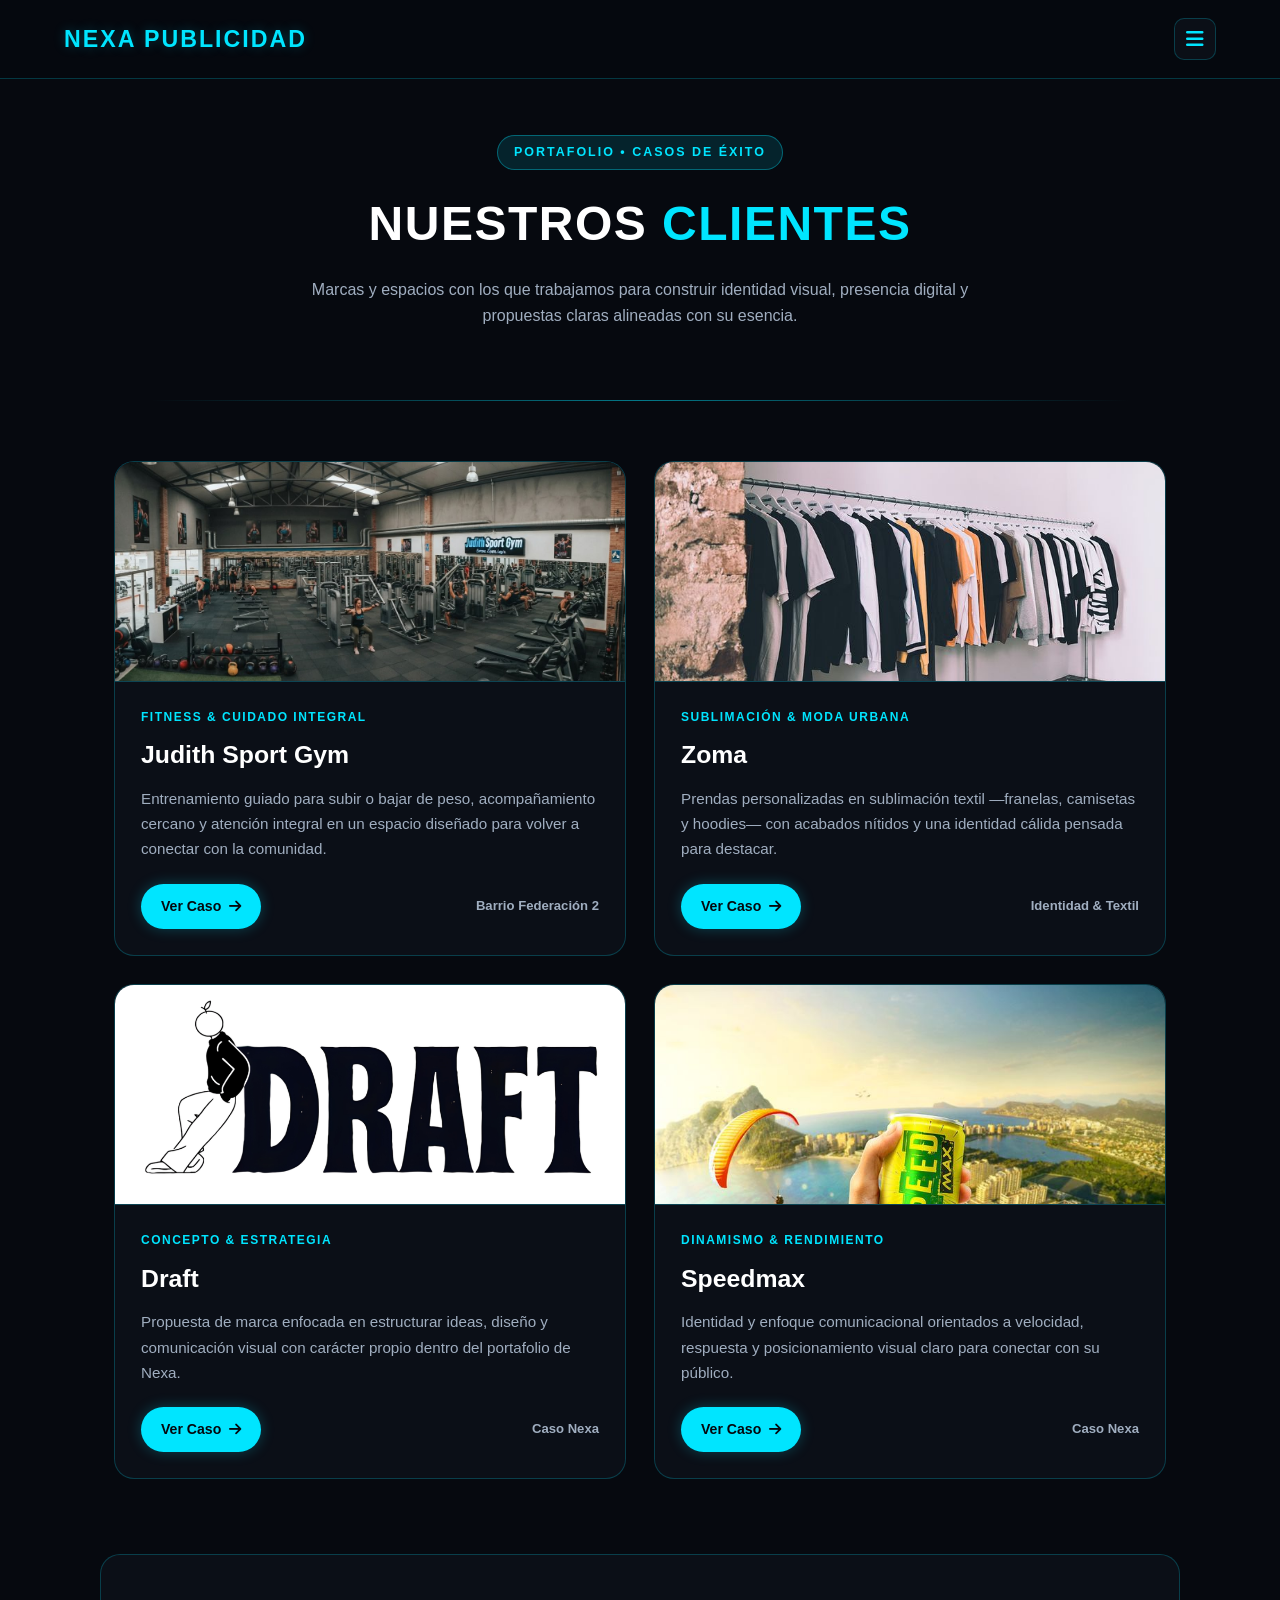
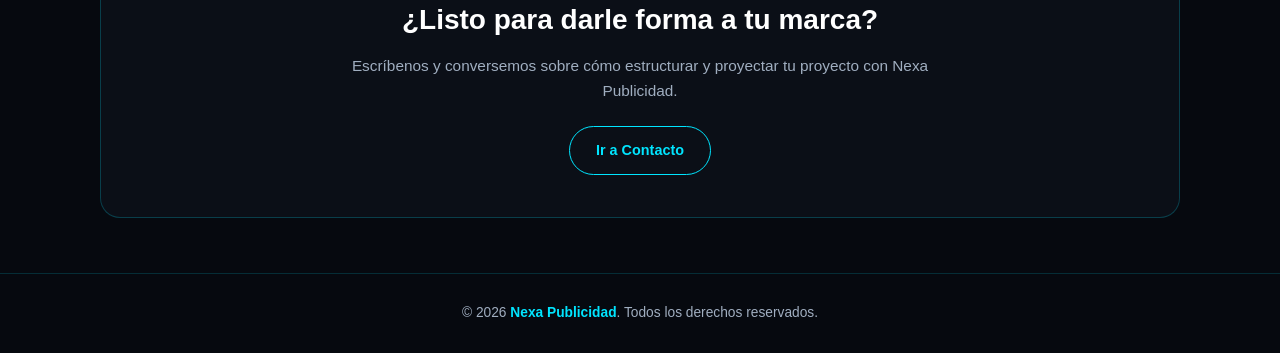
<file: clientes.html>
<!DOCTYPE html>
<html lang="es">
<head>
    <meta charset="UTF-8">
    <meta name="viewport" content="width=device-width, initial-scale=1.0">
    <title>Clientes y Casos de Éxito | Nexa Publicidad</title>
    <link rel="stylesheet" href="https://cdnjs.cloudflare.com/ajax/libs/font-awesome/6.4.0/css/all.min.css">

    <style>
        /* ==========================================================
           VARIABLES Y ESTILOS BASE — IDENTIDAD NEXA PUBLICIDAD
           ========================================================== */
        :root {
            --bg-main: #06090f;
            --bg-surface: #0b0f17;
            --bg-surface-2: #111722;
            --cyan: #00e5ff;
            --cyan-glow: rgba(0, 229, 255, 0.35);
            --cyan-soft: rgba(0, 229, 255, 0.12);
            --text-main: #ffffff;
            --text-muted: #a0aec0;
            --border-subtle: rgba(0, 229, 255, 0.22);
        }

        * {
            margin: 0;
            padding: 0;
            box-sizing: border-box;
            font-family: 'Segoe UI', Roboto, Helvetica, Arial, sans-serif;
        }

        html {
            scroll-behavior: smooth;
        }

        body {
            background-color: var(--bg-main);
            color: var(--text-main);
            line-height: 1.65;
            overflow-x: hidden;
        }

        /* ==========================================================
           BARRA DE NAVEGACIÓN + MENÚ DESPLEGABLE (PURO HTML + CSS)
           ========================================================== */
        header {
            position: fixed;
            top: 0;
            left: 0;
            width: 100%;
            background: rgba(6, 9, 15, 0.92);
            backdrop-filter: blur(10px);
            border-bottom: 1px solid var(--border-subtle);
            padding: 18px 5%;
            display: flex;
            justify-content: space-between;
            align-items: center;
            z-index: 1000;
        }

        .logo {
            font-size: 1.45rem;
            font-weight: 900;
            color: var(--cyan);
            text-decoration: none;
            letter-spacing: 2px;
            text-transform: uppercase;
            text-shadow: 0 0 12px rgba(0, 229, 255, 0.25);
        }

        #menu-toggle {
            display: none;
        }

        .menu-icon {
            display: flex;
            align-items: center;
            justify-content: center;
            width: 42px;
            height: 42px;
            border-radius: 10px;
            border: 1px solid var(--border-subtle);
            background: var(--bg-surface);
            color: var(--cyan);
            font-size: 1.25rem;
            cursor: pointer;
            transition: all 0.25s ease;
        }

        .menu-icon:hover {
            border-color: var(--cyan);
            box-shadow: 0 0 12px var(--cyan-glow);
        }

        .nav-menu {
            display: none;
            position: absolute;
            top: 100%;
            right: 5%;
            margin-top: 10px;
            width: 245px;
            background: var(--bg-surface);
            border: 1px solid var(--border-subtle);
            border-radius: 14px;
            padding: 10px;
            box-shadow: 0 14px 35px rgba(0, 0, 0, 0.75);
            flex-direction: column;
            gap: 4px;
        }

        .nav-menu a {
            color: var(--text-main);
            text-decoration: none;
            padding: 11px 14px;
            border-radius: 9px;
            font-size: 0.92rem;
            font-weight: 600;
            transition: all 0.2s ease;
        }

        .nav-menu a:hover,
        .nav-menu a.active-link {
            background: var(--cyan-soft);
            color: var(--cyan);
        }

        #menu-toggle:checked ~ .nav-menu {
            display: flex;
        }

        /* ==========================================================
           CABECERA DE SECCIÓN
           ========================================================== */
        .page-hero {
            padding: 135px 5% 45px 5%;
            max-width: 1180px;
            margin: 0 auto;
            text-align: center;
        }

        .kicker {
            display: inline-block;
            color: var(--cyan);
            background: var(--cyan-soft);
            border: 1px solid rgba(0, 229, 255, 0.35);
            padding: 6px 16px;
            border-radius: 20px;
            font-size: 0.78rem;
            font-weight: 800;
            letter-spacing: 2px;
            text-transform: uppercase;
            margin-bottom: 14px;
        }

        .page-hero h1 {
            font-size: 3rem;
            font-weight: 900;
            letter-spacing: 1.5px;
            text-transform: uppercase;
            color: var(--text-main);
            margin-bottom: 14px;
        }

        .page-hero h1 span {
            color: var(--cyan);
        }

        .page-hero p {
            color: var(--text-muted);
            max-width: 720px;
            margin: 0 auto;
            font-size: 1rem;
        }

        .divisor-nexa {
            border: 0;
            height: 1px;
            max-width: 980px;
            margin: 25px auto;
            background: linear-gradient(
                90deg,
                transparent,
                rgba(0, 229, 255, 0.5),
                transparent
            );
        }

        /* ==========================================================
           GRID DE CLIENTES
           ========================================================== */
        .clients-section {
            max-width: 1180px;
            margin: 0 auto;
            padding: 35px 5% 55px 5%;
        }

        .clients-grid {
            display: grid;
            grid-template-columns: repeat(2, 1fr);
            gap: 28px;
        }

        .client-card {
            background: var(--bg-surface);
            border: 1px solid var(--border-subtle);
            border-radius: 20px;
            overflow: hidden;
            display: flex;
            flex-direction: column;
            justify-content: space-between;
            transition: transform 0.3s ease, border-color 0.3s ease, box-shadow 0.3s ease;
        }

        .client-card:hover {
            transform: translateY(-5px);
            border-color: var(--cyan);
            box-shadow: 0 12px 30px rgba(0, 229, 255, 0.14);
        }

        .client-media {
            width: 100%;
            height: 220px;
            overflow: hidden;
            background: var(--bg-surface-2);
            border-bottom: 1px solid var(--border-subtle);
        }

        .client-media img {
            width: 100%;
            height: 100%;
            object-fit: cover;
            display: block;
        }

        .client-body {
            padding: 26px;
            flex: 1;
            display: flex;
            flex-direction: column;
        }

        .client-tag {
            color: var(--cyan);
            font-size: 0.75rem;
            font-weight: 800;
            letter-spacing: 1.5px;
            text-transform: uppercase;
            margin-bottom: 8px;
        }

        .client-body h2 {
            font-size: 1.55rem;
            font-weight: 800;
            color: var(--text-main);
            margin-bottom: 10px;
        }

        .client-body p {
            color: var(--text-muted);
            font-size: 0.95rem;
            margin-bottom: 22px;
            flex: 1;
        }

        .client-actions {
            display: flex;
            align-items: center;
            justify-content: space-between;
            gap: 12px;
            flex-wrap: wrap;
        }

        .btn-case {
            display: inline-flex;
            align-items: center;
            gap: 8px;
            padding: 11px 20px;
            border-radius: 25px;
            background: var(--cyan);
            color: #05080e;
            font-weight: 800;
            font-size: 0.88rem;
            text-decoration: none;
            box-shadow: 0 0 14px rgba(0, 229, 255, 0.25);
            transition: all 0.25s ease;
        }

        .btn-case:hover {
            background: #ffffff;
            box-shadow: 0 0 22px rgba(0, 229, 255, 0.55);
        }

        .client-meta {
            color: var(--text-muted);
            font-size: 0.82rem;
            font-weight: 600;
        }

        /* ==========================================================
           CTA FINAL Y FOOTER
           ========================================================== */
        .cta-section {
            max-width: 1080px;
            margin: 20px auto 55px auto;
            padding: 42px 5%;
            background: var(--bg-surface);
            border: 1px solid var(--border-subtle);
            border-radius: 20px;
            text-align: center;
        }

        .cta-section h3 {
            font-size: 1.75rem;
            font-weight: 900;
            margin-bottom: 10px;
        }

        .cta-section p {
            color: var(--text-muted);
            max-width: 620px;
            margin: 0 auto 22px auto;
            font-size: 0.96rem;
        }

        .btn-outline {
            display: inline-block;
            padding: 12px 26px;
            border-radius: 25px;
            border: 1px solid var(--cyan);
            color: var(--cyan);
            text-decoration: none;
            font-weight: 700;
            font-size: 0.9rem;
            transition: all 0.25s ease;
        }

        .btn-outline:hover {
            background: var(--cyan);
            color: #05080e;
        }

        footer {
            text-align: center;
            padding: 28px 5%;
            border-top: 1px solid rgba(0, 229, 255, 0.16);
            color: var(--text-muted);
            font-size: 0.86rem;
        }

        footer span {
            color: var(--cyan);
            font-weight: 700;
        }

        /* ==========================================================
           RESPONSIVO
           ========================================================== */
        @media (max-width: 850px) {
            .page-hero h1 {
                font-size: 2.25rem;
            }

            .clients-grid {
                grid-template-columns: 1fr;
            }
        }
    </style>
</head>

<!-- Esta es la línea que agrega el ícono a la pestaña -->
  <link rel="icon" type="image/png" href="icon.jpg">
</head>
<body>

    <!-- ENCABEZADO CON MENÚ DESPLEGABLE -->
    <header>
        <a href="index.html" class="logo">NEXA PUBLICIDAD</a>

        <input type="checkbox" id="menu-toggle">
        <label for="menu-toggle" class="menu-icon" aria-label="Abrir menú">
            <i class="fas fa-bars"></i>
        </label>

        <nav class="nav-menu">
            <a href="index.html">Inicio</a>
            <a href="nosotros.html">Acerca de Nosotros</a>
            <a href="clientes.html" class="active-link">Clientes</a>
            <a href="CLIENTE-JUDITHSPORTGYM.HTML">Judith Sport Gym</a>
            <a href="CLIENTE-ZOMA.HTML">Zoma</a>
            <a href="cliente-draft.html">Draft</a>
            <a href="cliente-speedmax.html">Speedmax</a>
            <a href="contacto.html">Contacto</a>
        </nav>
    </header>

    <!-- CABECERA -->
    <section class="page-hero">
        <span class="kicker">Portafolio • Casos de Éxito</span>
        <h1>Nuestros <span>Clientes</span></h1>
        <p>Marcas y espacios con los que trabajamos para construir identidad visual, presencia digital y propuestas claras alineadas con su esencia.</p>
    </section>

    <hr class="divisor-nexa">

    <!-- TARJETAS DE CLIENTES -->
    <section class="clients-section">
        <div class="clients-grid">
            <!-- Cliente 1: Judith Sport Gym -->
            <article class="client-card">
                <div>
                    <div class="client-media">
                        <img src="gymcompleto.jpeg" alt="Judith Sport Gym">
                    </div>
                    <div class="client-body">
                        <span class="client-tag">Fitness & Cuidado Integral</span>
                        <h2>Judith Sport Gym</h2>
                        <p>Entrenamiento guiado para subir o bajar de peso, acompañamiento cercano y atención integral en un espacio diseñado para volver a conectar con la comunidad.</p>
                        <div class="client-actions">
                            <a href="CLIENTE-JUDITHSPORTGYM.HTML" class="btn-case">
                                Ver Caso <i class="fas fa-arrow-right"></i>
                            </a>
                            <span class="client-meta">Barrio Federación 2</span>
                        </div>
                    </div>
                </div>
            </article>

            <!-- Cliente 2: Zoma -->
            <article class="client-card">
                <div>
                    <div class="client-media">
                        <img src="zomab.jpg" alt="Zoma Sublimación Textil">
                    </div>
                    <div class="client-body">
                        <span class="client-tag">Sublimación & Moda Urbana</span>
                        <h2>Zoma</h2>
                        <p>Prendas personalizadas en sublimación textil —franelas, camisetas y hoodies— con acabados nítidos y una identidad cálida pensada para destacar.</p>
                        <div class="client-actions">
                            <a href="CLIENTE-ZOMA.HTML" class="btn-case">
                                Ver Caso <i class="fas fa-arrow-right"></i>
                            </a>
                            <span class="client-meta">Identidad & Textil</span>
                        </div>
                    </div>
                </div>
            </article>

            <!-- Cliente 3: Draft -->
            <article class="client-card">
                <div>
                    <div class="client-media">
                        <img src="draft.png" alt="Draft">
                    </div>
                    <div class="client-body">
                        <span class="client-tag">Concepto & Estrategia</span>
                        <h2>Draft</h2>
                        <p>Propuesta de marca enfocada en estructurar ideas, diseño y comunicación visual con carácter propio dentro del portafolio de Nexa.</p>
                        <div class="client-actions">
                            <a href="cliente-draft.html" class="btn-case">
                                Ver Caso <i class="fas fa-arrow-right"></i>
                            </a>
                            <span class="client-meta">Caso Nexa</span>
                        </div>
                    </div>
                </div>
            </article>

            <!-- Cliente 4: Speedmax -->
            <article class="client-card">
                <div>
                    <div class="client-media">
                        <img src="speedmax.jpg" alt="Speedmax">
                    </div>
                    <div class="client-body">
                        <span class="client-tag">Dinamismo & Rendimiento</span>
                        <h2>Speedmax</h2>
                        <p>Identidad y enfoque comunicacional orientados a velocidad, respuesta y posicionamiento visual claro para conectar con su público.</p>
                        <div class="client-actions">
                            <a href="cliente-speedmax.html" class="btn-case">
                                Ver Caso <i class="fas fa-arrow-right"></i>
                            </a>
                            <span class="client-meta">Caso Nexa</span>
                        </div>
                    </div>
                </div>
            </article>
        </div>
    </section>

    <!-- LLAMADO A CONTACTO -->
    <section class="cta-section">
        <h3>¿Listo para darle forma a tu marca?</h3>
        <p>Escríbenos y conversemos sobre cómo estructurar y proyectar tu proyecto con Nexa Publicidad.</p>
        <a href="contacto.html" class="btn-outline">Ir a Contacto</a>
    </section>

    <!-- FOOTER -->
    <footer>
        <p>© 2026 <span>Nexa Publicidad</span>. Todos los derechos reservados.</p>
    </footer>

</body>
</html>
</file>
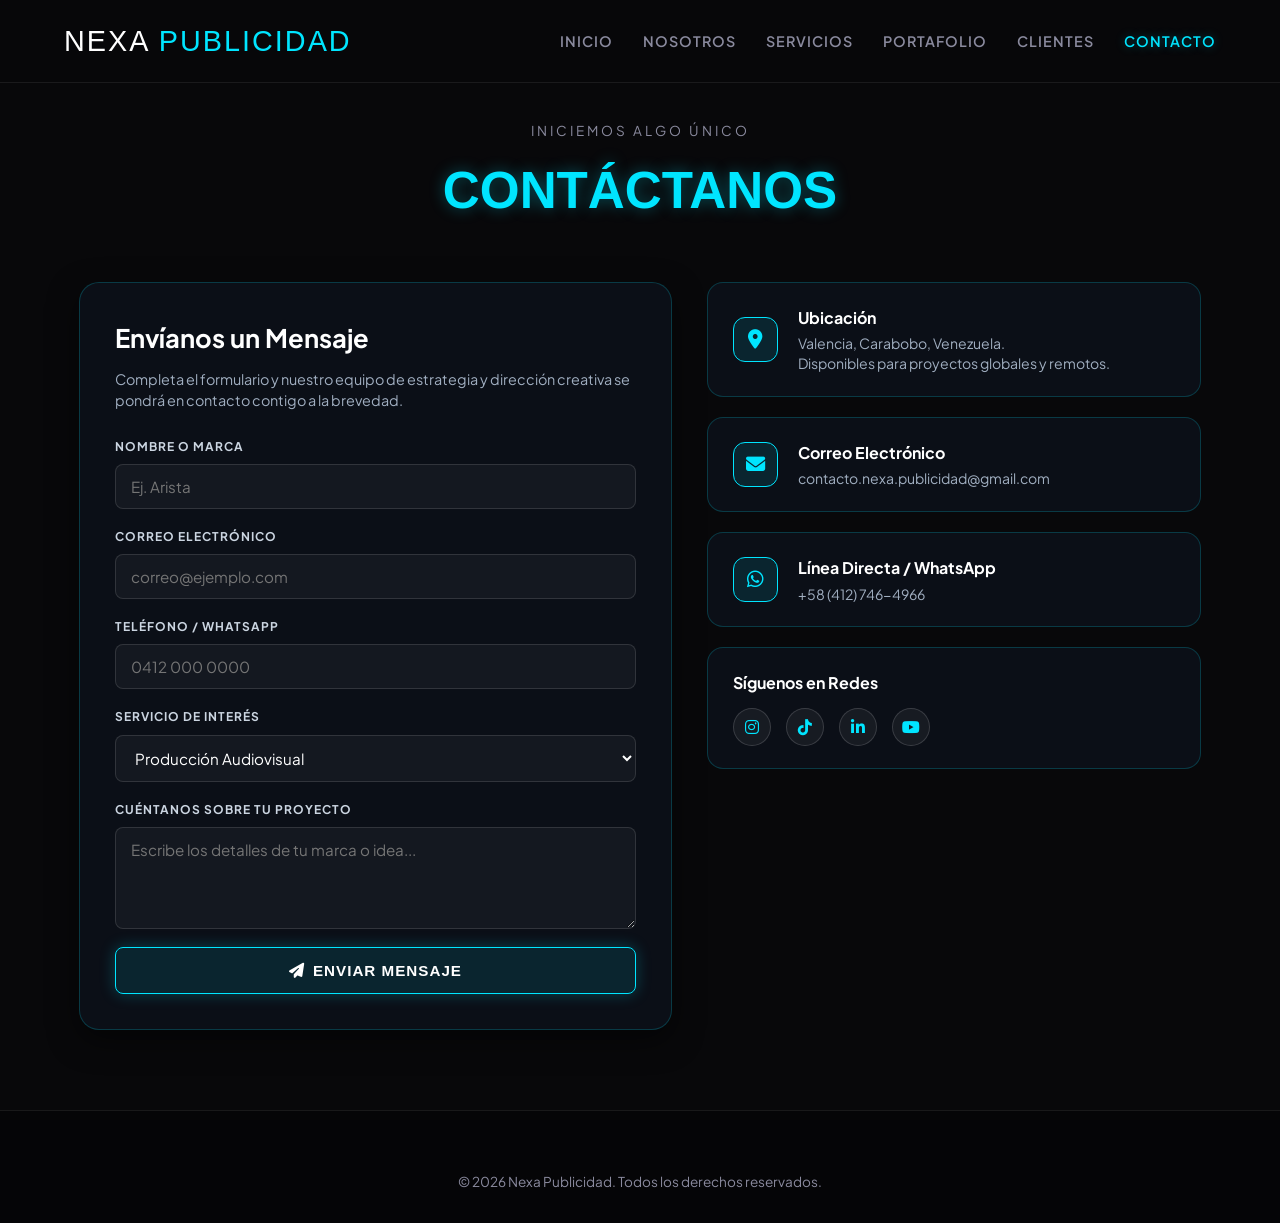
<file: contacto.html>
<!DOCTYPE html>
<html lang="es">
<head>
    <meta charset="UTF-8">
    <meta name="viewport" content="width=device-width, initial-scale=1.0">
    <title>Contacto | Nexa Publicidad</title>
    <!-- FontAwesome para Íconos -->
    <link rel="stylesheet" href="https://cdnjs.cloudflare.com/ajax/libs/font-awesome/6.4.0/css/all.min.css">
    <!-- Google Fonts -->
    <link rel="preconnect" href="https://fonts.googleapis.com">
    <link rel="preconnect" href="https://fonts.gstatic.com" crossorigin>
    <link href="https://fonts.googleapis.com/css2?family=Permanent+Marker&family=Plus+Jakarta+Sans:wght@300;400;600;700;800&display=swap" rel="stylesheet">

    <style>
        /* ==========================================
           VARIABLES Y RESET GENERAL
           ========================================== */
        :root {
            --bg-dark: #08080a;
            --card-bg: #111116;
            --accent-cyan: #00e5ff;
            --accent-glow: rgba(0, 229, 255, 0.35);
            --text-main: #ffffff;
            --text-muted: #8a8a9e;
            --font-heading: 'Permanent Marker', cursive, sans-serif;
            --font-body: 'Plus Jakarta Sans', sans-serif;
        }

        * {
            margin: 0;
            padding: 0;
            box-sizing: border-box;
            scroll-behavior: smooth;
        }

        body {
            background-color: var(--bg-dark);
            color: var(--text-main);
            font-family: var(--font-body);
            overflow-x: hidden;
            line-height: 1.6;
        }

        a { text-decoration: none; color: inherit; }

        /* ==========================================
           BARRA DE NAVEGACIÓN FIJA
           ========================================== */
        .nexa-navbar {
            position: fixed;
            top: 0;
            left: 0;
            width: 100%;
            background: rgba(8, 8, 10, 0.92);
            backdrop-filter: blur(12px);
            border-bottom: 1px solid rgba(255, 255, 255, 0.08);
            z-index: 1000;
            padding: 18px 5%;
            display: flex;
            justify-content: space-between;
            align-items: center;
        }

        .nexa-logo {
            font-family: var(--font-heading);
            font-size: 1.8rem;
            color: var(--text-main);
            letter-spacing: 2px;
        }

        .nexa-logo span { color: var(--accent-cyan); }

        .nav-menu {
            display: flex;
            gap: 30px;
            list-style: none;
        }

        .nav-link {
            font-size: 0.9rem;
            font-weight: 600;
            text-transform: uppercase;
            letter-spacing: 1px;
            color: var(--text-muted);
            transition: all 0.3s ease;
        }

        .nav-link:hover, .nav-link.active {
            color: var(--accent-cyan);
            text-shadow: 0 0 10px var(--accent-glow);
        }

        .mobile-menu-btn {
            display: none;
            background: none;
            border: none;
            color: var(--text-main);
            font-size: 1.8rem;
            cursor: pointer;
        }

        /* ==========================================
           ENCABEZADO DE LA PÁGINA
           ========================================== */
        .page-header {
            padding-top: 150px;
            padding-bottom: 30px;
            text-align: center;
        }

        .section-subtitle {
            font-size: 0.85rem;
            text-transform: uppercase;
            letter-spacing: 3px;
            color: var(--text-muted);
            display: block;
            margin-bottom: 8px;
        }

        .section-title {
            font-family: var(--font-heading);
            font-size: clamp(2.2rem, 4vw, 3.5rem);
            color: var(--accent-cyan);
            text-transform: uppercase;
            text-shadow: 0 0 15px var(--accent-glow);
        }

       /* ==========================================================
   ESTILOS DE LA SECCIÓN DE CONTACTO (2 COLUMNAS)
   ========================================================== */

.contact-section {
    padding: 120px 5% 80px 5%;
    max-width: 1250px;
    margin: 0 auto;
}

/* Cuadrícula principal de dos columnas */
.contact-grid {
    display: grid;
    grid-template-columns: 1.2fr 1fr; /* Columna izquierda más ancha para el formulario, derecha para info */
    gap: 35px;
    align-items: start;
}

/* --- CAJA DEL FORMULARIO (IZQUIERDA) --- */
.contact-form-box {
    background: #0b0f17;
    border: 1px solid rgba(0, 229, 255, 0.2);
    border-radius: 20px;
    padding: 35px;
    box-sizing: border-box;
    box-shadow: 0 10px 30px rgba(0, 0, 0, 0.5);
}

.contact-form-box h3 {
    color: #ffffff;
    font-size: 1.6rem;
    margin-bottom: 10px;
}

.contact-form-box p {
    color: #a0aec0;
    font-size: 0.9rem;
    line-height: 1.5;
    margin-bottom: 25px;
}

.nexa-form .form-group {
    display: flex;
    flex-direction: column;
    margin-bottom: 18px;
}

.nexa-form label {
    color: #cbd5e1;
    font-size: 0.75rem;
    font-weight: bold;
    letter-spacing: 1px;
    margin-bottom: 8px;
    text-transform: uppercase;
}

.nexa-form input,
.nexa-form select,
.nexa-form textarea {
    width: 100%;
    background: rgba(255, 255, 255, 0.04);
    border: 1px solid rgba(255, 255, 255, 0.12);
    border-radius: 8px;
    padding: 12px 15px;
    color: #ffffff;
    font-size: 0.95rem;
    box-sizing: border-box;
    transition: all 0.3s ease;
}

.nexa-form input:focus,
.nexa-form select:focus,
.nexa-form textarea:focus {
    outline: none;
    border-color: #00e5ff;
    box-shadow: 0 0 10px rgba(0, 229, 255, 0.25);
}

.nexa-form select option {
    background: #0b0f17;
    color: #ffffff;
}

/* Botón de Enviar Mensaje con Estética Neón */
.btn-enviar-nexa {
    width: 100%;
    margin-top: 10px;
    padding: 14px 20px;
    background: rgba(0, 229, 255, 0.1);
    color: #ffffff;
    border: 1.5px solid #00e5ff;
    border-radius: 8px;
    font-size: 0.95rem;
    font-weight: bold;
    letter-spacing: 1px;
    cursor: pointer;
    display: flex;
    align-items: center;
    justify-content: center;
    gap: 8px;
    box-shadow: 0 0 15px rgba(0, 229, 255, 0.25);
    transition: all 0.3s ease;
}

.btn-enviar-nexa:hover {
    background: #00e5ff;
    color: #000000;
    box-shadow: 0 0 25px rgba(0, 229, 255, 0.6);
}

/* --- COLUMNA DERECHA (TARJETAS DE INFORMACIÓN) --- */
.contact-info-columna {
    display: flex;
    flex-direction: column;
    gap: 20px;
}

.info-card {
    background: #0b0f17;
    border: 1px solid rgba(0, 229, 255, 0.2);
    border-radius: 16px;
    padding: 22px 25px;
    display: flex;
    align-items: center;
    gap: 20px;
    transition: transform 0.3s ease, border-color 0.3s ease;
}

.info-card:hover {
    border-color: #00e5ff;
    transform: translateY(-3px);
}

.info-icon {
    width: 45px;
    height: 45px;
    background: rgba(0, 229, 255, 0.1);
    border: 1px solid #00e5ff;
    border-radius: 12px;
    display: flex;
    align-items: center;
    justify-content: center;
    color: #00e5ff;
    font-size: 1.2rem;
    flex-shrink: 0;
}

.info-text h4 {
    color: #ffffff;
    font-size: 1rem;
    margin-bottom: 4px;
}

.info-text p {
    color: #a0aec0;
    font-size: 0.88rem;
    line-height: 1.4;
    margin: 0;
}

/* Tarjeta de redes sociales abajo */
.redes-card {
    flex-direction: column;
    align-items: flex-start;
    gap: 12px;
}

.redes-card h4 {
    color: #ffffff;
    font-size: 1rem;
    margin: 0;
}

.redes-icons {
    display: flex;
    gap: 15px;
}

.redes-icons a {
    width: 38px;
    height: 38px;
    background: rgba(255, 255, 255, 0.05);
    border: 1px solid rgba(255, 255, 255, 0.15);
    border-radius: 50%;
    display: flex;
    align-items: center;
    justify-content: center;
    color: #00e5ff;
    text-decoration: none;
    transition: all 0.3s ease;
}

.redes-icons a:hover {
    background: #00e5ff;
    color: #000;
    box-shadow: 0 0 10px #00e5ff;
}

/* --- RESPONSIVO PARA MÓVILES (Vuelve a 1 sola columna en teléfonos) --- */
@media (max-width: 900px) {
    .contact-grid {
        grid-template-columns: 1fr;
    }
}
        /* Estilo oscuro para los campos de texto y el selector */
        .nexa-form input,
        .nexa-form select,
        .nexa-form textarea {
        width: 100%;
        background: rgba(255, 255, 255, 0.04);
        border: 1px solid rgba(255, 255, 255, 0.12);
        border-radius: 8px;
        padding: 12px 15px;
        color: #ffffff;
        font-size: 0.95rem;
        font-family: inherit;
        box-sizing: border-box;
        transition: border-color 0.3s ease, box-shadow 0.3s ease;
        }

        /* Efecto neón turquesa al hacer clic para escribir */
        .nexa-form input:focus,
        .nexa-form select:focus,
        .nexa-form textarea:focus {
        outline: none;
        border-color: #00e5ff;
        box-shadow: 0 0 10px rgba(0, 229, 255, 0.25);
        }

        /* Color de las opciones desplegables */
        .nexa-form select option {
        background: #0b0f17;
        color: #ffffff;
        }

        /* Botón ancho con brillo neón turquesa */
        .btn-enviar-nexa {
        width: 100%;
        margin-top: 10px;
        padding: 14px 20px;
        background: rgba(0, 229, 255, 0.1);
        color: #ffffff;
        border: 1.5px solid #00e5ff;
        border-radius: 8px;
        font-size: 0.95rem;
        font-weight: bold;
        letter-spacing: 1px;
        cursor: pointer;
        display: flex;
        align-items: center;
        justify-content: center;
        gap: 8px;
        box-shadow: 0 0 15px rgba(0, 229, 255, 0.25);
        transition: all 0.3s ease;
        }

        .btn-enviar-nexa:hover {
        background: #00e5ff;
        color: #000000;
        box-shadow: 0 0 25px rgba(0, 229, 255, 0.6);
        }

        /* ==========================================
           FOOTER
           ========================================== */
        .nexa-footer {
            text-align: center;
            padding: 60px 20px 30px;
            border-top: 1px solid rgba(255, 255, 255, 0.08);
            background: #050507;
        }

        /* ==========================================
           RESPONSIVO
           ========================================== */
        @media screen and (max-width: 900px) {
            .contact-grid {
                grid-template-columns: 1fr;
            }
        }

        @media screen and (max-width: 768px) {
            .mobile-menu-btn { display: block; }
            .nav-menu {
                position: fixed;
                top: 70px;
                left: -100%;
                width: 100%;
                height: calc(100vh - 70px);
                background: var(--bg-dark);
                flex-direction: column;
                align-items: center;
                justify-content: center;
                gap: 30px;
                transition: left 0.4s ease;
            }
            .nav-menu.active { left: 0; }
            .contact-form-box { padding: 25px; }
        }
    </style>
</head>

<head>
  <meta charset="UTF-8">
  <title>Nexa Publicidad | Agencia Creativa</title>
  
  <!-- Esta es la línea que agrega el ícono a la pestaña -->
  <link rel="icon" type="image/png" href="icon.jpg">
</head>
<body>

    <!-- BARRA DE NAVEGACIÓN -->
    <nav class="nexa-navbar">
        <a href="index.html#inicio" class="nexa-logo">NEXA <span>PUBLICIDAD</span></a>
        
        <button class="mobile-menu-btn" id="mobileMenuBtn">
            <i class="fas fa-bars"></i>
        </button>

        <ul class="nav-menu" id="navMenu">
            <li><a href="index.html#inicio" class="nav-link">Inicio</a></li>
            <li><a href="nosotros.html" class="nav-link">Nosotros</a></li>
            <li><a href="index.html#servicios" class="nav-link">Servicios</a></li>
            <li><a href="index.html#portafolio" class="nav-link">Portafolio</a></li>
            <li><a href="clientes.html" class="nav-link">Clientes</a></li>
            <li><a href="contacto.html" class="nav-link active">Contacto</a></li>
        </ul>
    </nav>


   <!-- SECCIÓN DE CONTACTO -->
    <section class="contact-section" id="contacto">
        
        <div class="section-header" style="text-align: center; margin-bottom: 50px;">
            <span class="section-subtitle">INICIEMOS ALGO ÚNICO</span>
            <h2 class="section-title">CONTÁCTANOS</h2>
        </div>

        <!-- CONTENEDOR DE DOS COLUMNAS -->
        <div class="contact-grid">

            <!-- COLUMNA IZQUIERDA: EL FORMULARIO (Formspree) -->
            <div class="contact-form-box">
                <h3>Envíanos un Mensaje</h3>
                <p>Completa el formulario y nuestro equipo de estrategia y dirección creativa se pondrá en contacto contigo a la brevedad.</p>
                
                <!-- REEMPLAZA "TU_CODIGO_DE_FORMSPREE" CON EL ENLACE QUE TE DIO FORMSPREE -->
                <form action="https://formspree.io/f/moedwpnp" method="POST" class="nexa-form">
                    
                    <div class="form-group">
                        <label for="nombre">NOMBRE O MARCA</label>
                        <input type="text" id="nombre" name="nombre" placeholder="Ej. Arista" required>
                    </div>

                    <div class="form-group">
                        <label for="email">CORREO ELECTRÓNICO</label>
                        <input type="email" id="email" name="email" placeholder="correo@ejemplo.com" required>
                    </div>

                    <div class="form-group">
                        <label for="telefono">TELÉFONO / WHATSAPP</label>
                        <input type="tel" id="telefono" name="telefono" placeholder="0412 000 0000">
                    </div>

                    <div class="form-group">
                        <label for="servicio">SERVICIO DE INTERÉS</label>
                        <select id="servicio" name="servicio">
                            <option value="Produccion Audiovisual">Producción Audiovisual</option>
                            <option value="Produccion Audiovisual">Podcast</option>
                            <option value="Branding ">Branding</option>
                             <option value="Branding ">Dirección de Arte</option>
                            <option value="Linea Editorial">Línea Editorial</option>
                            <option value="Linea Editorial">Fotografía</option>
                            <option value="Diseno Web">Diseño y Desarrollo Web</option>
                        </select>
                    </div>

                    <div class="form-group">
                        <label for="mensaje">CUÉNTANOS SOBRE TU PROYECTO</label>
                        <textarea id="mensaje" name="mensaje" rows="4" placeholder="Escribe los detalles de tu marca o idea..." required></textarea>
                    </div>

                    <button type="submit" class="btn-enviar-nexa">
                        <i class="fas fa-paper-plane"></i> ENVIAR MENSAJE
                    </button>

                </form>
            </div>

            <!-- COLUMNA DERECHA: INFORMACIÓN Y REDES -->
            <div class="contact-info-columna">
                
                <!-- 1. Tarjeta Ubicación -->
                <div class="info-card">
                    <div class="info-icon">
                        <i class="fas fa-map-marker-alt"></i>
                    </div>
                    <div class="info-text">
                        <h4>Ubicación</h4>
                        <p>Valencia, Carabobo, Venezuela.<br>Disponibles para proyectos globales y remotos.</p>
                    </div>
                </div>

                <!-- 2. Tarjeta Correo -->
                <div class="info-card">
                    <div class="info-icon">
                        <i class="fas fa-envelope"></i>
                    </div>
                    <div class="info-text">
                        <h4>Correo Electrónico</h4>
                        <p>contacto.nexa.publicidad@gmail.com</p>
                    </div>
                </div>

                <!-- 3. Tarjeta WhatsApp -->
                <div class="info-card">
                    <div class="info-icon">
                        <i class="fab fa-whatsapp"></i>
                    </div>
                    <div class="info-text">
                        <h4>Línea Directa / WhatsApp</h4>
                        <p>+58 (412) 746-4966</p>
                    </div>
                </div>

                <!-- 4. Tarjeta Redes Sociales -->
                <div class="info-card redes-card">
                    <h4>Síguenos en Redes</h4>
                    <div class="redes-icons">
                        <a href="https://www.instagram.com/contacto.nexa.publicidad/" target="_blank" class="social-icon" title="Instagram"><i class="fab fa-instagram"></i></a>
                        <a href="#"><i class="fab fa-tiktok"></i></a>
                        <a href="#"><i class="fab fa-linkedin-in"></i></a>
                        <a href="https://www.youtube.com/@Nexa-publicidad" target="_blank" class="social-icon" title="YouTube"><i class="fab fa-youtube"></i></a>
                    </div>
                </div>

            </div>

        </div>
    </section>

    <!-- FOOTER -->
    <footer class="nexa-footer">
        <p style="color: var(--text-muted); font-size: 0.85rem;">
            &copy; 2026 Nexa Publicidad. Todos los derechos reservados.
        </p>
    </footer>

    <!-- SCRIPT MENÚ MÓVIL -->
    <script>
        const mobileBtn = document.getElementById('mobileMenuBtn');
        const navMenu = document.getElementById('navMenu');

        mobileBtn.addEventListener('click', () => {
            navMenu.classList.toggle('active');
        });
    </script>
</body>
</html>
</file>
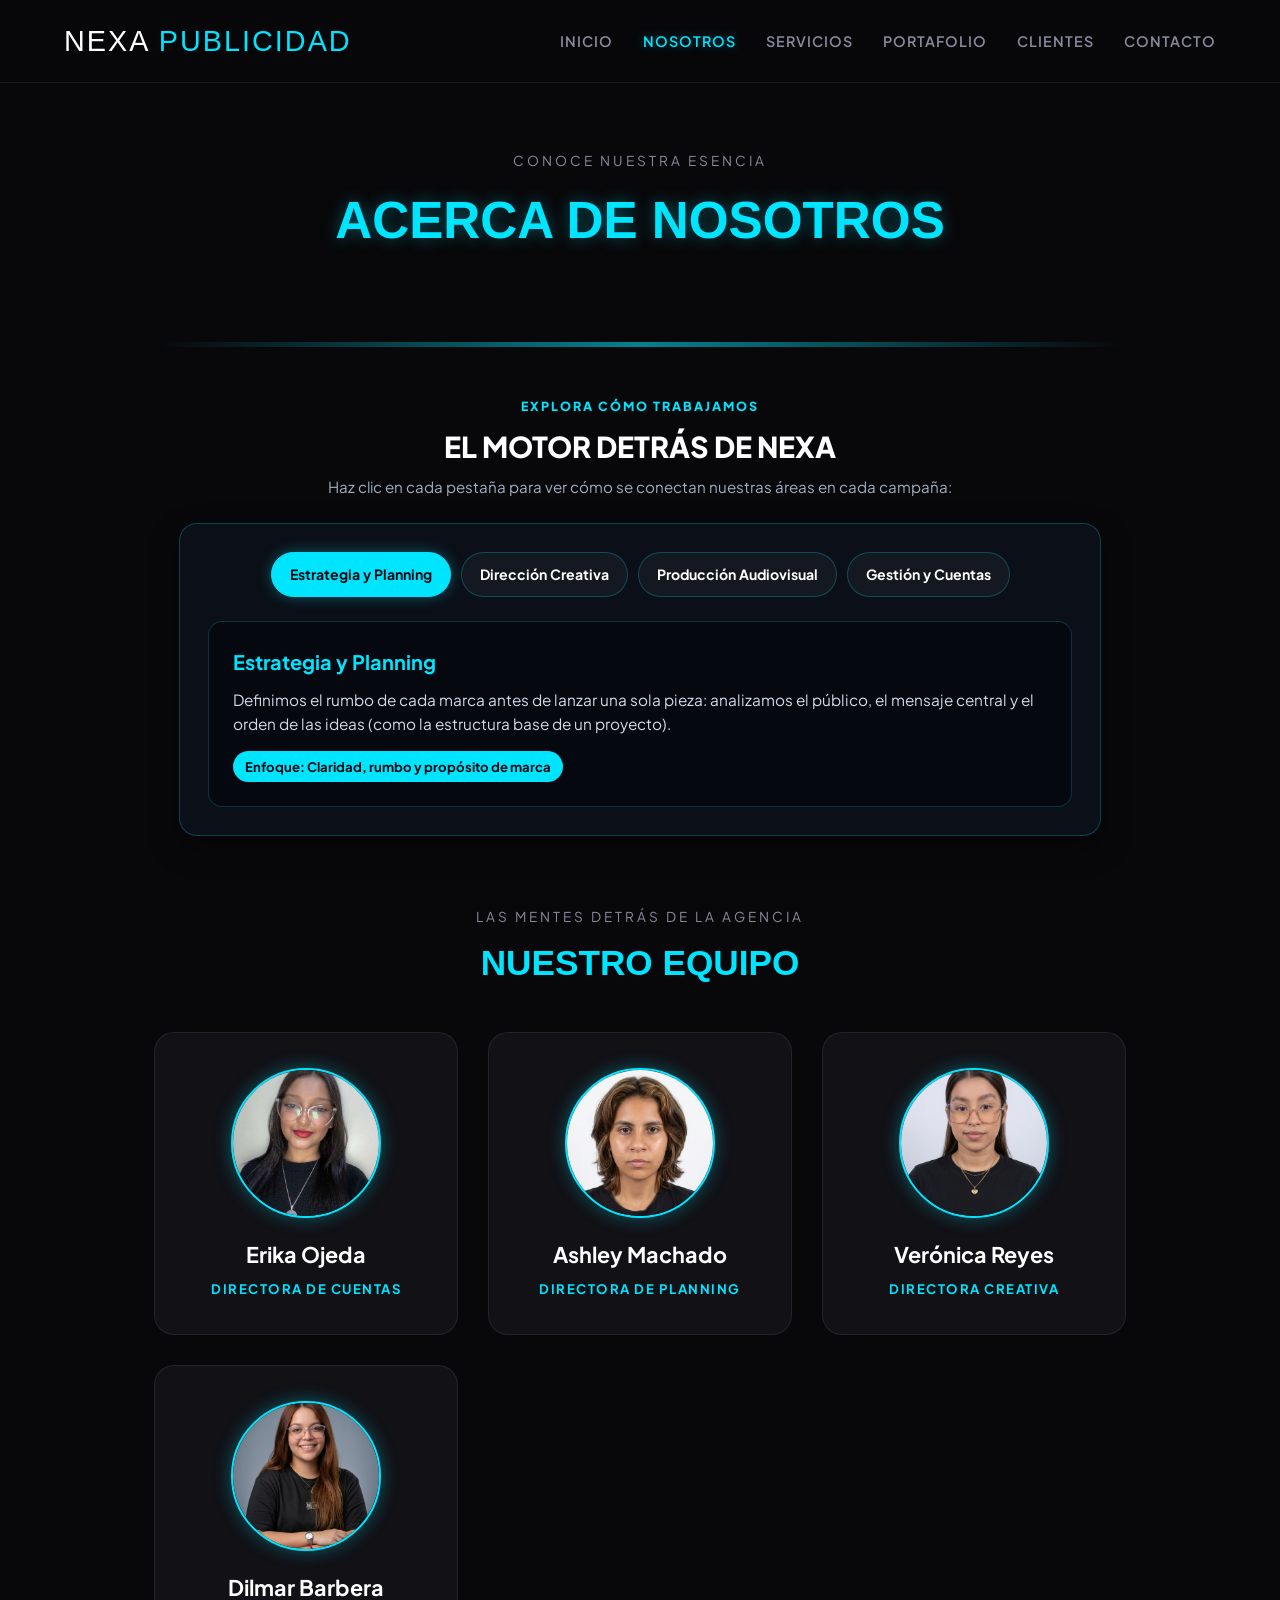
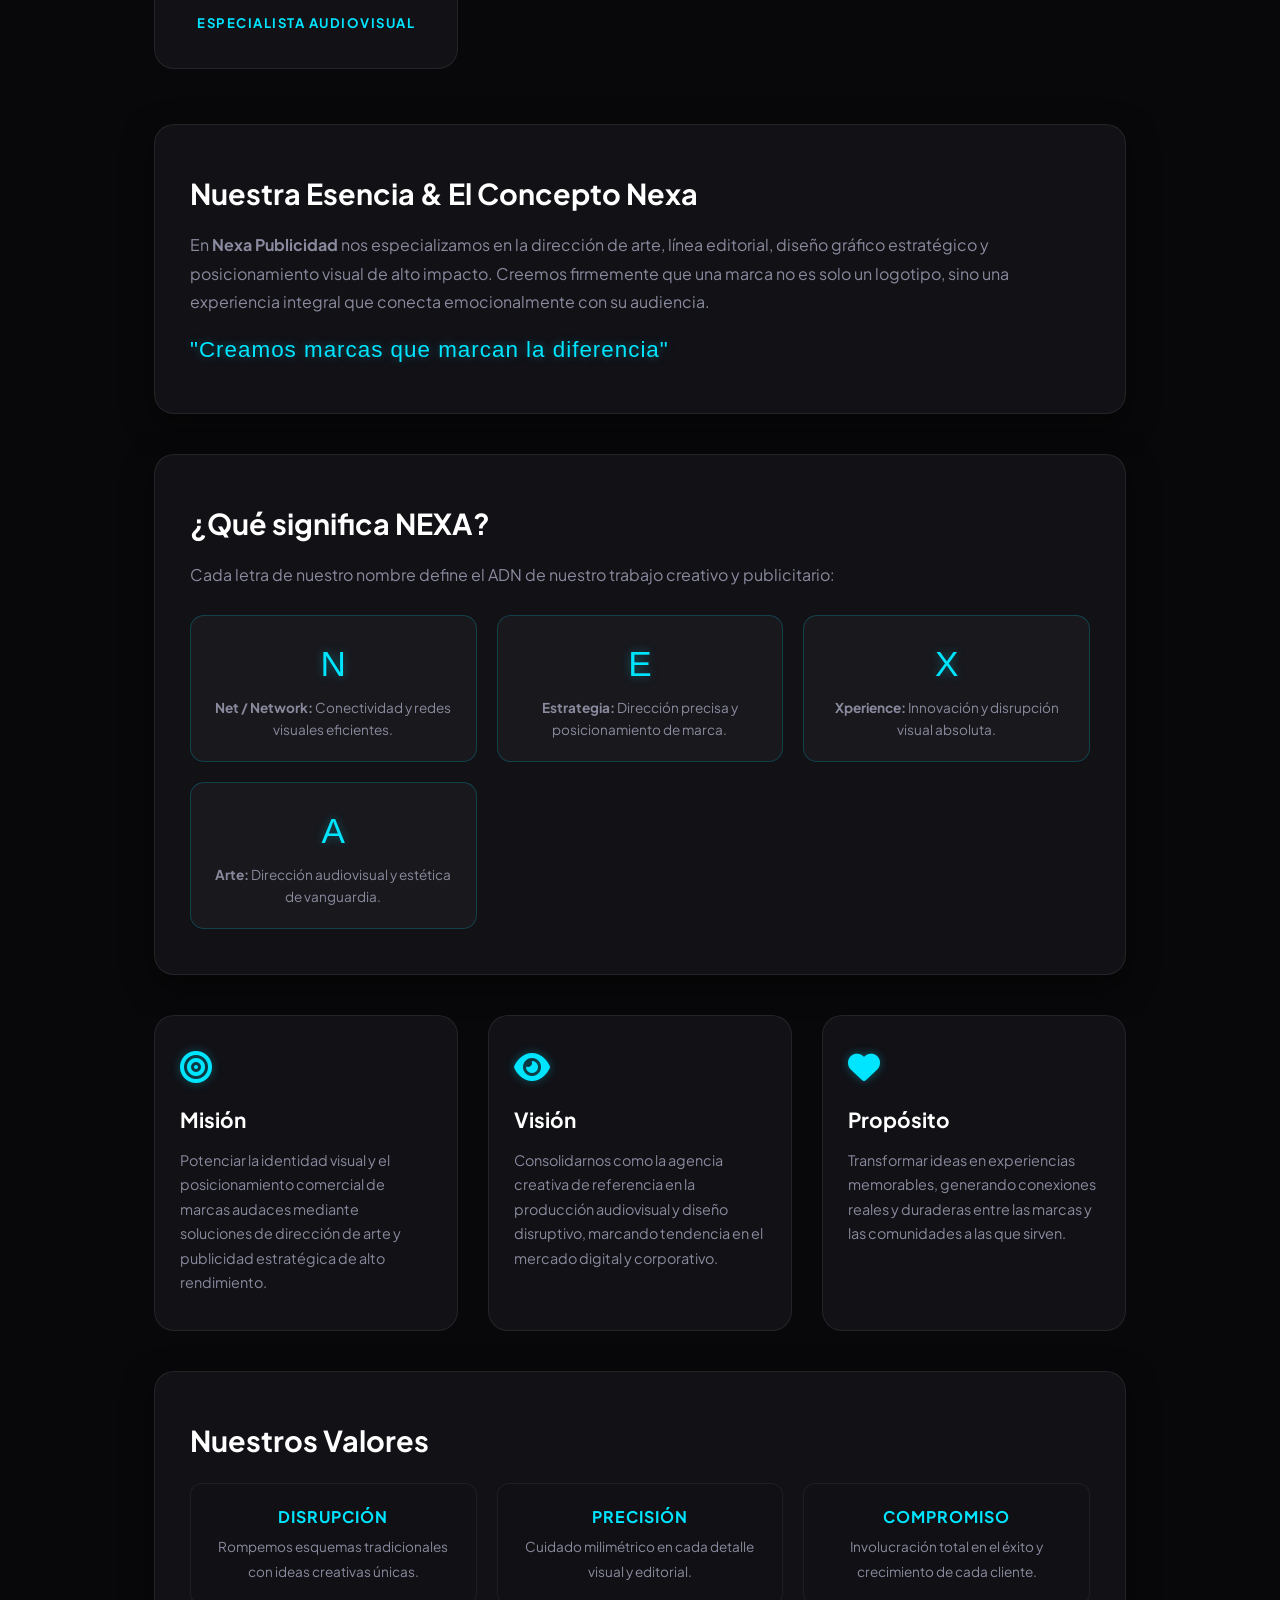
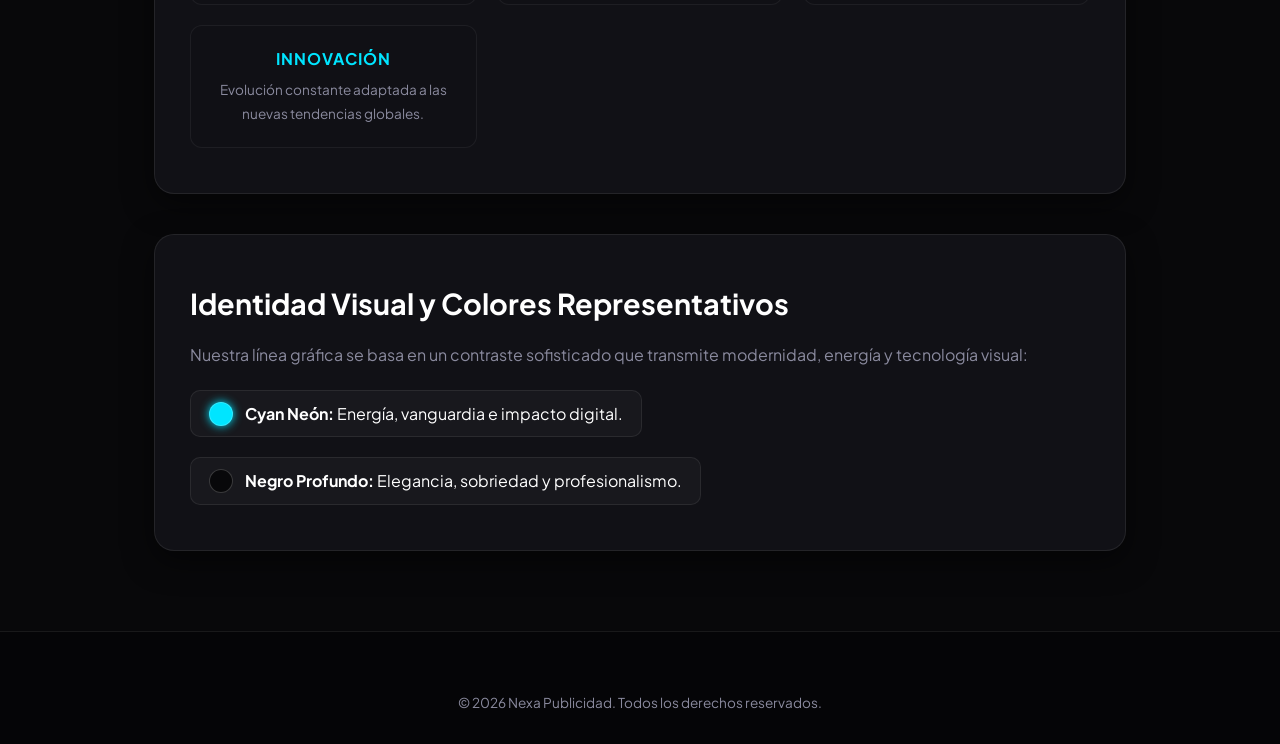
<file: nosotros.html>
<!DOCTYPE html>
<html lang="es">
<head>
    <meta charset="UTF-8">
    <meta name="viewport" content="width=device-width, initial-scale=1.0">
    <title>Nosotros & Identidad | Nexa Publicidad</title>
    <!-- FontAwesome para Íconos -->
    <link rel="stylesheet" href="https://cdnjs.cloudflare.com/ajax/libs/font-awesome/6.4.0/css/all.min.css">
    <!-- Google Fonts -->
    <link rel="preconnect" href="https://fonts.googleapis.com">
    <link rel="preconnect" href="https://fonts.gstatic.com" crossorigin>
    <link href="https://fonts.googleapis.com/css2?family=Permanent+Marker&family=Plus+Jakarta+Sans:wght@300;400;600;700;800&display=swap" rel="stylesheet">

    <style>
        /* ==========================================
           VARIABLES Y RESET GENERAL
           ========================================== */
        :root {
            --bg-dark: #08080a;
            --card-bg: #111116;
            --accent-cyan: #00e5ff;
            --accent-glow: rgba(0, 229, 255, 0.35);
            --text-main: #ffffff;
            --text-muted: #8a8a9e;
            --font-heading: 'Permanent Marker', cursive, sans-serif;
            --font-body: 'Plus Jakarta Sans', sans-serif;
        }

        * {
            margin: 0;
            padding: 0;
            box-sizing: border-box;
            scroll-behavior: smooth;
        }

        body {
            background-color: var(--bg-dark);
            color: var(--text-main);
            font-family: var(--font-body);
            overflow-x: hidden;
            line-height: 1.6;
        }

        a { text-decoration: none; color: inherit; }

        /* ==========================================
           BARRA DE NAVEGACIÓN FIJA
           ========================================== */
        .nexa-navbar {
            position: fixed;
            top: 0;
            left: 0;
            width: 100%;
            background: rgba(8, 8, 10, 0.92);
            backdrop-filter: blur(12px);
            border-bottom: 1px solid rgba(255, 255, 255, 0.08);
            z-index: 1000;
            padding: 18px 5%;
            display: flex;
            justify-content: space-between;
            align-items: center;
        }

        .nexa-logo {
            font-family: var(--font-heading);
            font-size: 1.8rem;
            color: var(--text-main);
            letter-spacing: 2px;
        }

        .nexa-logo span { color: var(--accent-cyan); }

        .nav-menu {
            display: flex;
            gap: 30px;
            list-style: none;
        }

        .nav-link {
            font-size: 0.9rem;
            font-weight: 600;
            text-transform: uppercase;
            letter-spacing: 1px;
            color: var(--text-muted);
            transition: all 0.3s ease;
        }

        .nav-link:hover, .nav-link.active {
            color: var(--accent-cyan);
            text-shadow: 0 0 10px var(--accent-glow);
        }

        .mobile-menu-btn {
            display: none;
            background: none;
            border: none;
            color: var(--text-main);
            font-size: 1.8rem;
            cursor: pointer;
        }

        /* ==========================================
           ENCABEZADO DE LA PÁGINA
           ========================================== */
        .page-header {
            padding-top: 150px;
            padding-bottom: 30px;
            text-align: center;
        }

        .section-subtitle {
            font-size: 0.85rem;
            text-transform: uppercase;
            letter-spacing: 3px;
            color: var(--text-muted);
            display: block;
            margin-bottom: 8px;
        }

        .section-title {
            font-family: var(--font-heading);
            font-size: clamp(2.2rem, 4vw, 3.5rem);
            color: var(--accent-cyan);
            text-transform: uppercase;
            text-shadow: 0 0 15px var(--accent-glow);
        }

        /* ==========================================================
        LÍNEA DIVISORA ENTRE SECCIONES
        ========================================================== */
        .divisor-nexa {
            border: 0;
            height: 5px;
            max-width: 960px;
            margin: 50px auto;
            background: linear-gradient(
                90deg,
                transparent,
                rgba(0, 229, 255, 0.55),
                transparent
            );
        }

        /* ==========================================================
        BLOQUE INTERACTIVO PILARES NEXA (SIN JAVASCRIPT)
        ========================================================== */
        .nexa-pilares-interactivos {
            max-width: 1050px;
            margin: 45px auto;
            padding: 0 5%;
        }

        .pilares-header {
            text-align: center;
            margin-bottom: 24px;
        }

        .pilares-header span {
            color: #00e5ff;
            font-size: 0.78rem;
            font-weight: 800;
            letter-spacing: 2px;
            text-transform: uppercase;
            display: block;
            margin-bottom: 6px;
        }

        .pilares-header h3 {
            color: #ffffff;
            font-size: 1.8rem;
            font-weight: 900;
            margin-bottom: 6px;
        }

        .pilares-header p {
            color: #a0aec0;
            font-size: 0.95rem;
        }

        .pilares-box {
            background: #0b0f17;
            border: 1px solid rgba(0, 229, 255, 0.25);
            border-radius: 18px;
            padding: 28px;
            box-shadow: 0 12px 30px rgba(0, 0, 0, 0.45);
        }

        .pilares-box input[type="radio"] {
            display: none;
        }

        .pilares-tabs {
            display: flex;
            flex-wrap: wrap;
            justify-content: center;
            gap: 10px;
            margin-bottom: 24px;
        }

        .pilar-btn {
            padding: 10px 18px;
            border-radius: 25px;
            background: rgba(255, 255, 255, 0.04);
            border: 1px solid rgba(0, 229, 255, 0.25);
            color: #ffffff;
            font-size: 0.88rem;
            font-weight: 700;
            cursor: pointer;
            transition: all 0.25s ease;
        }

        .pilar-btn:hover {
            border-color: #00e5ff;
            color: #00e5ff;
        }

        .pilar-panel {
            display: none;
            background: rgba(5, 8, 14, 0.75);
            border: 1px solid rgba(0, 229, 255, 0.2);
            border-radius: 14px;
            padding: 24px;
            text-align: left;
        }

        .pilar-panel h4 {
            color: #00e5ff;
            font-size: 1.25rem;
            margin-bottom: 10px;
        }

        .pilar-panel p {
            color: #d2dae6;
            font-size: 0.96rem;
            margin-bottom: 14px;
            line-height: 1.6;
        }

        .pilar-tag {
            display: inline-block;
            font-size: 0.82rem;
            font-weight: 700;
            color: #05080e;
            background: #00e5ff;
            padding: 5px 12px;
            border-radius: 20px;
        }

        /* Lógica CSS pura para activar pestaña y mostrar su panel */
        #pilar-1:checked ~ .pilares-tabs label[for="pilar-1"],
        #pilar-2:checked ~ .pilares-tabs label[for="pilar-2"],
        #pilar-3:checked ~ .pilares-tabs label[for="pilar-3"],
        #pilar-4:checked ~ .pilares-tabs label[for="pilar-4"] {
            background: #00e5ff;
            color: #05080e;
            border-color: #00e5ff;
            box-shadow: 0 0 14px rgba(0, 229, 255, 0.35);
        }

        #pilar-1:checked ~ .pilares-contenido .panel-p1,
        #pilar-2:checked ~ .pilares-contenido .panel-p2,
        #pilar-3:checked ~ .pilares-contenido .panel-p3,
        #pilar-4:checked ~ .pilares-contenido .panel-p4 {
            display: block;
        }

        @media (max-width: 700px) {
            .pilares-header h3 {
                font-size: 1.45rem;
            }

            .pilares-box {
                padding: 20px;
            }
        }

        /* ==========================================
           CONTENEDOR GENERAL DE SECCIÓN
           ========================================== */
        .about-container {
            padding: 40px 5% 80px;
            max-width: 1100px;
            margin: 0 auto;
        }

        /* BLOQUES DE ESENCIA Y CONCEPTO */
        .about-card {
            background: var(--card-bg);
            border: 1px solid rgba(255, 255, 255, 0.08);
            border-radius: 20px;
            padding: 45px 35px;
            margin-bottom: 40px;
            box-shadow: 0 10px 30px rgba(0,0,0,0.5);
            transition: border-color 0.3s ease;
        }

        .about-card:hover {
            border-color: rgba(0, 229, 255, 0.3);
        }

        .about-card h3 {
            font-size: 1.8rem;
            margin-bottom: 15px;
            color: var(--text-main);
        }

        .about-card p {
            color: var(--text-muted);
            font-size: 1rem;
            margin-bottom: 15px;
            line-height: 1.8;
        }

        .slogan-highlight {
            font-family: var(--font-heading);
            color: var(--accent-cyan);
            font-size: 1.4rem;
            letter-spacing: 1px;
            margin-top: 15px;
            display: block;
            text-shadow: 0 0 10px var(--accent-glow);
        }

        /* GRID PARA SIGLAS NEXA */
        .siglas-grid {
            display: grid;
            grid-template-columns: repeat(auto-fit, minmax(220px, 1fr));
            gap: 20px;
            margin-top: 25px;
        }

        .sigla-item {
            background: rgba(255, 255, 255, 0.03);
            border: 1px solid rgba(0, 229, 255, 0.2);
            border-radius: 14px;
            padding: 20px;
            text-align: center;
        }

        .sigla-letter {
            font-family: var(--font-heading);
            font-size: 2.2rem;
            color: var(--accent-cyan);
            margin-bottom: 5px;
            text-shadow: 0 0 10px var(--accent-glow);
        }

        .sigla-desc {
            font-size: 0.85rem;
            color: var(--text-muted);
        }

        /* MISIÓN, VISIÓN Y PROPÓSITO (3 COLUMNAS) */
        .mvp-grid {
            display: grid;
            grid-template-columns: repeat(auto-fit, minmax(300px, 1fr));
            gap: 30px;
            margin-bottom: 40px;
        }

        .mvp-box {
            background: var(--card-bg);
            border: 1px solid rgba(255, 255, 255, 0.08);
            border-radius: 20px;
            padding: 35px 25px;
            display: flex;
            flex-direction: column;
            transition: all 0.3s ease;
        }

        .mvp-box:hover {
            transform: translateY(-5px);
            border-color: var(--accent-cyan);
            box-shadow: 0 10px 25px var(--accent-glow);
        }

        .mvp-box i {
            font-size: 2rem;
            color: var(--accent-cyan);
            margin-bottom: 20px;
            text-shadow: 0 0 10px var(--accent-glow);
        }

        .mvp-box h4 {
            font-size: 1.3rem;
            margin-bottom: 12px;
            color: var(--text-main);
        }

        .mvp-box p {
            color: var(--text-muted);
            font-size: 0.9rem;
            line-height: 1.7;
        }

        /* VALORES */
        .values-grid {
            display: grid;
            grid-template-columns: repeat(auto-fit, minmax(220px, 1fr));
            gap: 20px;
            margin-top: 20px;
        }

        .value-card {
            background: rgba(17, 17, 22, 0.8);
            border: 1px solid rgba(255, 255, 255, 0.06);
            border-radius: 12px;
            padding: 20px;
            text-align: center;
        }

        .value-card h5 {
            color: var(--accent-cyan);
            font-size: 1rem;
            margin-bottom: 6px;
            text-transform: uppercase;
            letter-spacing: 1px;
        }

        .value-card p {
            font-size: 0.85rem;
            color: var(--text-muted);
            margin: 0;
        }

        /* IDENTIDAD VISUAL Y COLORES */
        .color-palette {
            display: flex;
            gap: 20px;
            margin-top: 20px;
            flex-wrap: wrap;
        }

        .color-chip {
            display: flex;
            align-items: center;
            gap: 12px;
            background: rgba(255, 255, 255, 0.03);
            border: 1px solid rgba(255, 255, 255, 0.08);
            padding: 10px 18px;
            border-radius: 10px;
        }

        .color-dot {
            width: 24px;
            height: 24px;
            border-radius: 50%;
            border: 1px solid rgba(255, 255, 255, 0.2);
        }

        /* ==========================================
           SECCIÓN EQUIPO
           ========================================== */
        .team-section {
            padding: 25px 5% 15px;
            max-width: 1100px;
            margin: 0 auto;
        }

        .team-grid {
            display: grid;
            grid-template-columns: repeat(auto-fit, minmax(260px, 1fr));
            gap: 30px;
            margin-top: 40px;
        }

        .team-card {
            background: var(--card-bg);
            border: 1px solid rgba(255, 255, 255, 0.08);
            border-radius: 20px;
            padding: 35px 20px;
            text-align: center;
            transition: all 0.4s ease;
            display: flex;
            flex-direction: column;
            align-items: center;
        }

        .team-card:hover {
            transform: translateY(-8px);
            border-color: var(--accent-cyan);
            box-shadow: 0 10px 30px var(--accent-glow);
        }

        .team-img-box {
            width: 150px;
            height: 150px;
            border-radius: 50%;
            overflow: hidden;
            border: 2px solid var(--accent-cyan);
            box-shadow: 0 0 18px var(--accent-glow);
            margin-bottom: 20px;
            background: #1a1a24;
        }

        .team-img-box img {
            width: 100%;
            height: 100%;
            object-fit: cover;
            transition: transform 0.4s ease;
        }

        .team-card:hover .team-img-box img {
            transform: scale(1.08);
        }

        .team-name {
            font-size: 1.35rem;
            font-weight: 700;
            color: var(--text-main);
            margin-bottom: 6px;
        }

        .team-role {
            font-size: 0.82rem;
            color: var(--accent-cyan);
            text-transform: uppercase;
            letter-spacing: 1.5px;
            font-weight: 700;
        }

        /* ==========================================
           FOOTER
           ========================================== */
        .nexa-footer {
            text-align: center;
            padding: 60px 20px 30px;
            border-top: 1px solid rgba(255, 255, 255, 0.08);
            background: #050507;
        }

        /* ==========================================
           RESPONSIVO
           ========================================== */
        @media screen and (max-width: 768px) {
            .mobile-menu-btn { display: block; }
            .nav-menu {
                position: fixed;
                top: 70px;
                left: -100%;
                width: 100%;
                height: calc(100vh - 70px);
                background: var(--bg-dark);
                flex-direction: column;
                align-items: center;
                justify-content: center;
                gap: 30px;
                transition: left 0.4s ease;
            }
            .nav-menu.active { left: 0; }
        }
    </style>
</head>

<head>
  <meta charset="UTF-8">
  <title>Nexa Publicidad | Agencia Creativa</title>
  
  <!-- Esta es la línea que agrega el ícono a la pestaña -->
  <link rel="icon" type="image/png" href="icon.jpg">
</head>
<body>

    <!-- BARRA DE NAVEGACIÓN -->
    <nav class="nexa-navbar">
        <a href="index.html#inicio" class="nexa-logo">NEXA <span>PUBLICIDAD</span></a>
        
        <button class="mobile-menu-btn" id="mobileMenuBtn">
            <i class="fas fa-bars"></i>
        </button>

        <ul class="nav-menu" id="navMenu">
            <li><a href="index.html#inicio" class="nav-link">Inicio</a></li>
            <li><a href="nosotros.html" class="nav-link active">Nosotros</a></li>
            <li><a href="index.html#servicios" class="nav-link">Servicios</a></li>
            <li><a href="index.html#portafolio" class="nav-link">Portafolio</a></li>
            <li><a href="clientes.html" class="nav-link">Clientes</a></li>
            <li><a href="contacto.html" class="nav-link">Contacto</a></li>
        </ul>
    </nav>

    <!-- ENCABEZADO DE LA PÁGINA -->
    <header class="page-header">
        <span class="section-subtitle">Conoce nuestra esencia</span>
        <h1 class="section-title">ACERCA DE NOSOTROS</h1>
    </header>
    
    <!-- LÍNEA DIVISORA -->
        <hr class="divisor-nexa">
   
        <!-- BLOQUE INTERACTIVO: PILARES DE NEXA (PURO HTML + CSS) -->
<section class="nexa-pilares-interactivos">
    <div class="pilares-header">
        <span>EXPLORA CÓMO TRABAJAMOS</span>
        <h3>EL MOTOR DETRÁS DE NEXA</h3>
        <p>Haz clic en cada pestaña para ver cómo se conectan nuestras áreas en cada campaña:</p>
    </div>

    <div class="pilares-box">
        <input type="radio" name="pilar-nexa" id="pilar-1" checked>
        <input type="radio" name="pilar-nexa" id="pilar-2">
        <input type="radio" name="pilar-nexa" id="pilar-3">
        <input type="radio" name="pilar-nexa" id="pilar-4">

        <div class="pilares-tabs">
            <label for="pilar-1" class="pilar-btn">Estrategia y Planning</label>
            <label for="pilar-2" class="pilar-btn">Dirección Creativa</label>
            <label for="pilar-3" class="pilar-btn">Producción Audiovisual</label>
            <label for="pilar-4" class="pilar-btn">Gestión y Cuentas</label>
        </div>

        <div class="pilares-contenido">
            <div class="pilar-panel panel-p1">
                <h4>Estrategia y Planning</h4>
                <p>Definimos el rumbo de cada marca antes de lanzar una sola pieza: analizamos el público, el mensaje central y el orden de las ideas (como la estructura base de un proyecto).</p>
                <span class="pilar-tag">Enfoque: Claridad, rumbo y propósito de marca</span>
            </div>

            <div class="pilar-panel panel-p2">
                <h4>Dirección Creativa</h4>
                <p>Construimos la identidad visual, las paletas de color y el lenguaje gráfico que hacen que cada cliente destaque y sea reconocible al primer vistazo.</p>
                <span class="pilar-tag">Enfoque: Identidad visual, estética y carácter</span>
            </div>

            <div class="pilar-panel panel-p3">
                <h4>Producción Audiovisual</h4>
                <p>Damos movimiento y ritmo a las historias mediante piezas visuales, edición dinámica y narrativa pensada para captar atención real.</p>
                <span class="pilar-tag">Enfoque: Narrativa visual, ritmo y formato</span>
            </div>

            <div class="pilar-panel panel-p4">
                <h4>Gestión y Cuentas</h4>
                <p>Acompañamos el proceso de principio a fin para que cada entrega mantenga coherencia, tiempos claros y una comunicación cercana con el cliente.</p>
                <span class="pilar-tag">Enfoque: Seguimiento, orden y cercanía</span>
            </div>
        </div>
    </div>
</section>

                <!-- SECCIÓN DE EQUIPO -->
    <section class="team-section">
        <div style="text-align: center; margin-bottom: 10px;">
            <span class="section-subtitle">Las Mentes Detrás de la Agencia</span>
            <h2 style="font-family: var(--font-heading); font-size: 2.2rem; color: var(--accent-cyan);">NUESTRO EQUIPO</h2>
        </div>

        <div class="team-grid">
            
            <!-- Miembro 1: Dilmar -->
            <div class="team-card">
                <div class="team-img-box">
                    <img src="erika.jpg" alt="Erika">
                </div>
                <h3 class="team-name">Erika Ojeda</h3>
                <span class="team-role">Directora de Cuentas</span>
            </div>
            <!-- Miembro 2: Machado -->
            <div class="team-card">
                <div class="team-img-box">
                    <img src="Ashley.jpeg" alt="Machado">
                </div>
                <h3 class="team-name">Ashley Machado</h3>
                <span class="team-role">Directora de Planning</span>
            </div>

            <!-- Miembro 3: Verónica -->
            <div class="team-card">
                <div class="team-img-box">
                    <img src="vero.jpg" alt="Verónica">
                </div>
                <h3 class="team-name">Verónica Reyes</h3>
                <span class="team-role">Directora Creativa</span>
            </div>

            <!-- Miembro 4: Dilmar -->
            <div class="team-card">
                <div class="team-img-box">
                    <img src="dilmar (1).jpg" alt="Dilmar">
                </div>
                <h3 class="team-name">Dilmar Barbera</h3>
                <span class="team-role">Especialista Audiovisual</span>
            </div>
        </div>
    </section>
    
    <!-- CONTENIDO PRINCIPAL: HISTORIA, ESLOGAN Y CONCEPTO -->
    <div class="about-container">
        
        <!-- Nuestra Esencia & Eslogan -->
        <div class="about-card">
            <h3>Nuestra Esencia & El Concepto Nexa</h3>
            <p>
                En <strong>Nexa Publicidad</strong> nos especializamos en la dirección de arte, línea editorial, diseño gráfico estratégico y posicionamiento visual de alto impacto. Creemos firmemente que una marca no es solo un logotipo, sino una experiencia integral que conecta emocionalmente con su audiencia.
            </p>
            <span class="slogan-highlight">"Creamos marcas que marcan la diferencia"</span>
        </div>

        <!-- El Significado de las Siglas NEXA -->
        <div class="about-card">
            <h3>¿Qué significa NEXA?</h3>
            <p>Cada letra de nuestro nombre define el ADN de nuestro trabajo creativo y publicitario:</p>
            <div class="siglas-grid">
                <div class="sigla-item">
                    <div class="sigla-letter">N</div>
                    <div class="sigla-desc"><strong>Net / Network:</strong> Conectividad y redes visuales eficientes.</div>
                </div>
                <div class="sigla-item">
                    <div class="sigla-letter">E</div>
                    <div class="sigla-desc"><strong>Estrategia:</strong> Dirección precisa y posicionamiento de marca.</div>
                </div>
                <div class="sigla-item">
                    <div class="sigla-letter">X</div>
                    <div class="sigla-desc"><strong>Xperience:</strong> Innovación y disrupción visual absoluta.</div>
                </div>
                <div class="sigla-item">
                    <div class="sigla-letter">A</div>
                    <div class="sigla-desc"><strong>Arte:</strong> Dirección audiovisual y estética de vanguardia.</div>
                </div>
            </div>
        </div>

        
        <!-- MISIÓN, VISIÓN Y PROPÓSITO -->
        <div class="mvp-grid">
            <div class="mvp-box">
                <i class="fas fa-bullseye"></i>
                <h4>Misión</h4>
                <p>Potenciar la identidad visual y el posicionamiento comercial de marcas audaces mediante soluciones de dirección de arte y publicidad estratégica de alto rendimiento.</p>
            </div>

            <div class="mvp-box">
                <i class="fas fa-eye"></i>
                <h4>Visión</h4>
                <p>Consolidarnos como la agencia creativa de referencia en la producción audiovisual y diseño disruptivo, marcando tendencia en el mercado digital y corporativo.</p>
            </div>

            <div class="mvp-box">
                <i class="fas fa-heart"></i>
                <h4>Propósito</h4>
                <p>Transformar ideas en experiencias memorables, generando conexiones reales y duraderas entre las marcas y las comunidades a las que sirven.</p>
            </div>
        </div>

        <!-- VALORES -->
        <div class="about-card">
            <h3>Nuestros Valores</h3>
            <div class="values-grid">
                <div class="value-card">
                    <h5>Disrupción</h5>
                    <p>Rompemos esquemas tradicionales con ideas creativas únicas.</p>
                </div>
                <div class="value-card">
                    <h5>Precisión</h5>
                    <p>Cuidado milimétrico en cada detalle visual y editorial.</p>
                </div>
                <div class="value-card">
                    <h5>Compromiso</h5>
                    <p>Involucración total en el éxito y crecimiento de cada cliente.</p>
                </div>
                <div class="value-card">
                    <h5>Innovación</h5>
                    <p>Evolución constante adaptada a las nuevas tendencias globales.</p>
                </div>
            </div>
        </div>

        <!-- IDENTIDAD VISUAL Y COLORES REPRESENTATIVOS -->
        <div class="about-card" style="margin-bottom: 0;">
            <h3>Identidad Visual y Colores Representativos</h3>
            <p>
                Nuestra línea gráfica se basa en un contraste sofisticado que transmite modernidad, energía y tecnología visual:
            </p>
            <div class="color-palette">
                <div class="color-chip">
                    <div class="color-dot" style="background-color: #00e5ff; box-shadow: 0 0 10px #00e5ff;"></div>
                    <span><strong>Cyan Neón:</strong> Energía, vanguardia e impacto digital.</span>
                </div>
                <div class="color-chip">
                    <div class="color-dot" style="background-color: #08080a;"></div>
                    <span><strong>Negro Profundo:</strong> Elegancia, sobriedad y profesionalismo.</span>
                </div>
            </div>
        </div>

    </div>



    <!-- FOOTER -->
    <footer class="nexa-footer">
        <p style="color: var(--text-muted); font-size: 0.85rem;">
            &copy; 2026 Nexa Publicidad. Todos los derechos reservados.
        </p>
    </footer>

    <!-- SCRIPT MENÚ MÓVIL -->
    <script>
        const mobileBtn = document.getElementById('mobileMenuBtn');
        const navMenu = document.getElementById('navMenu');

        mobileBtn.addEventListener('click', () => {
            navMenu.classList.toggle('active');
        });
    </script>
</body>
</html>
</file>
